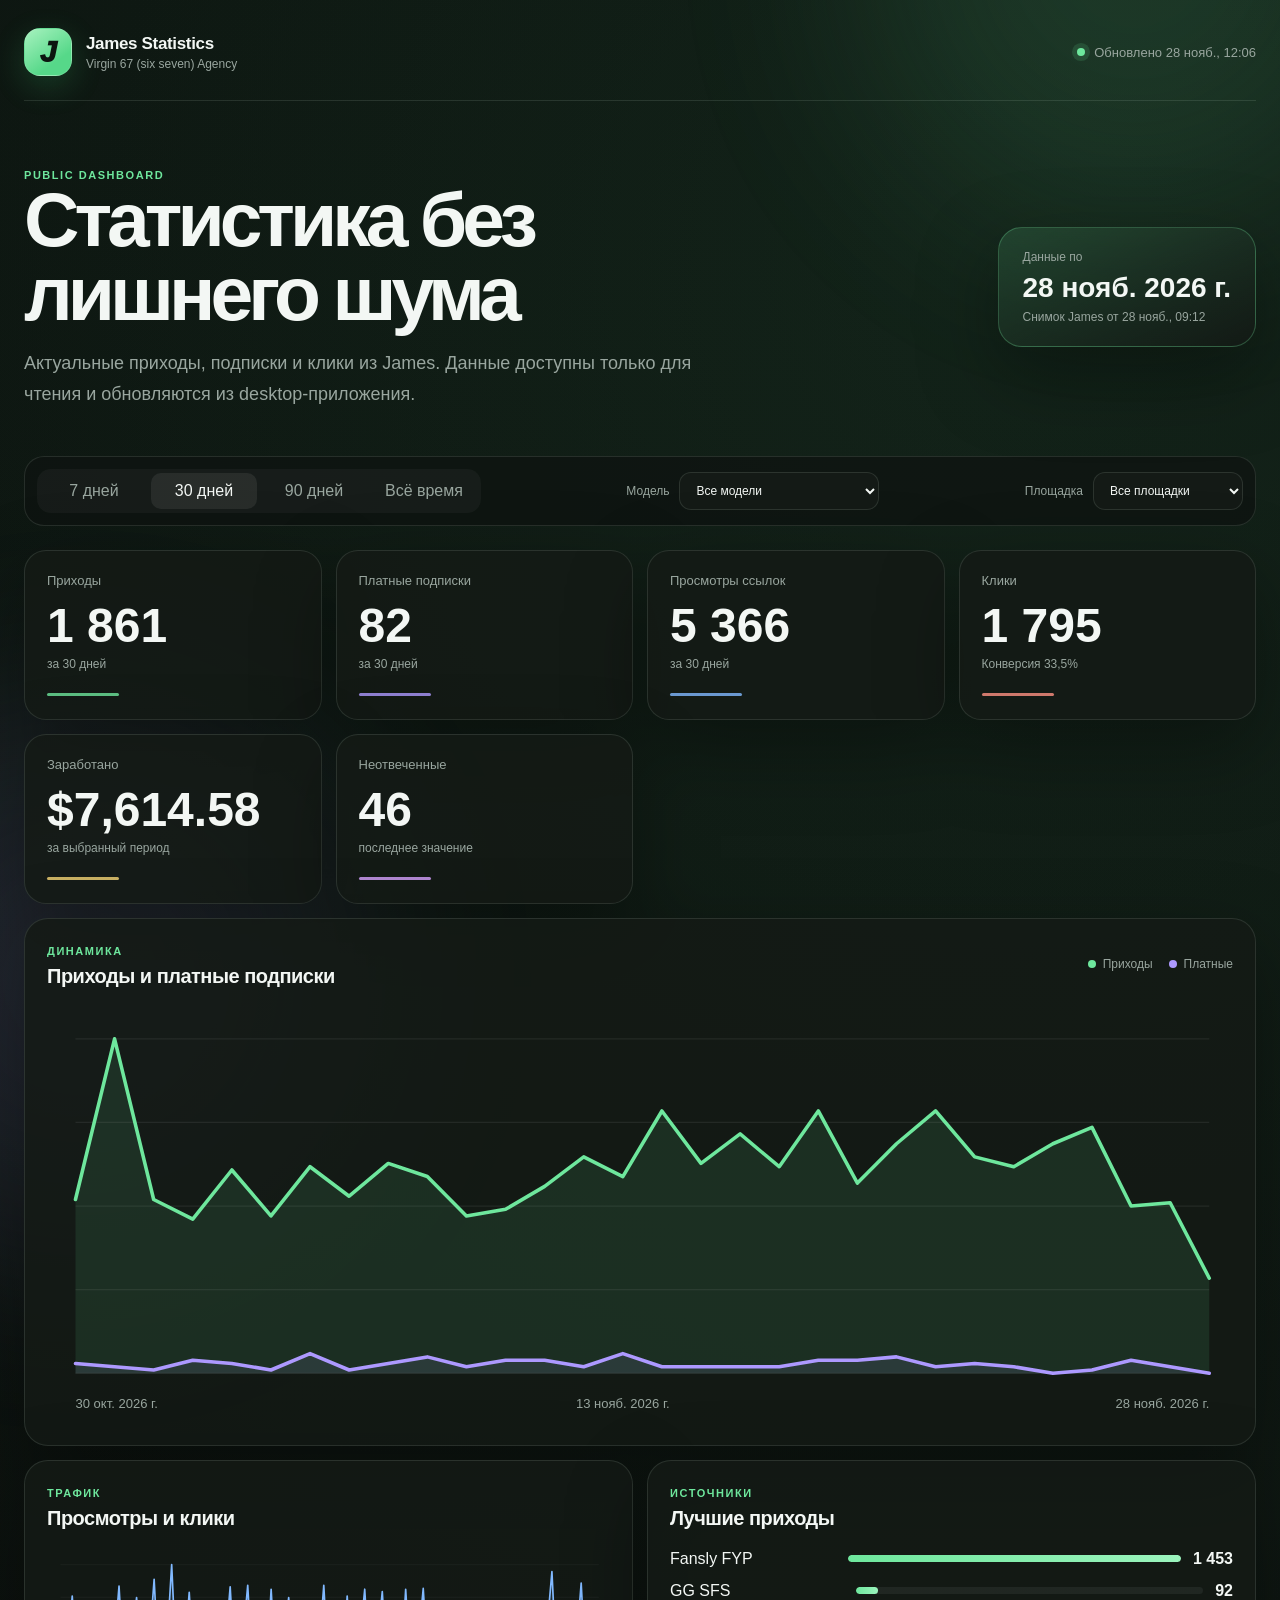
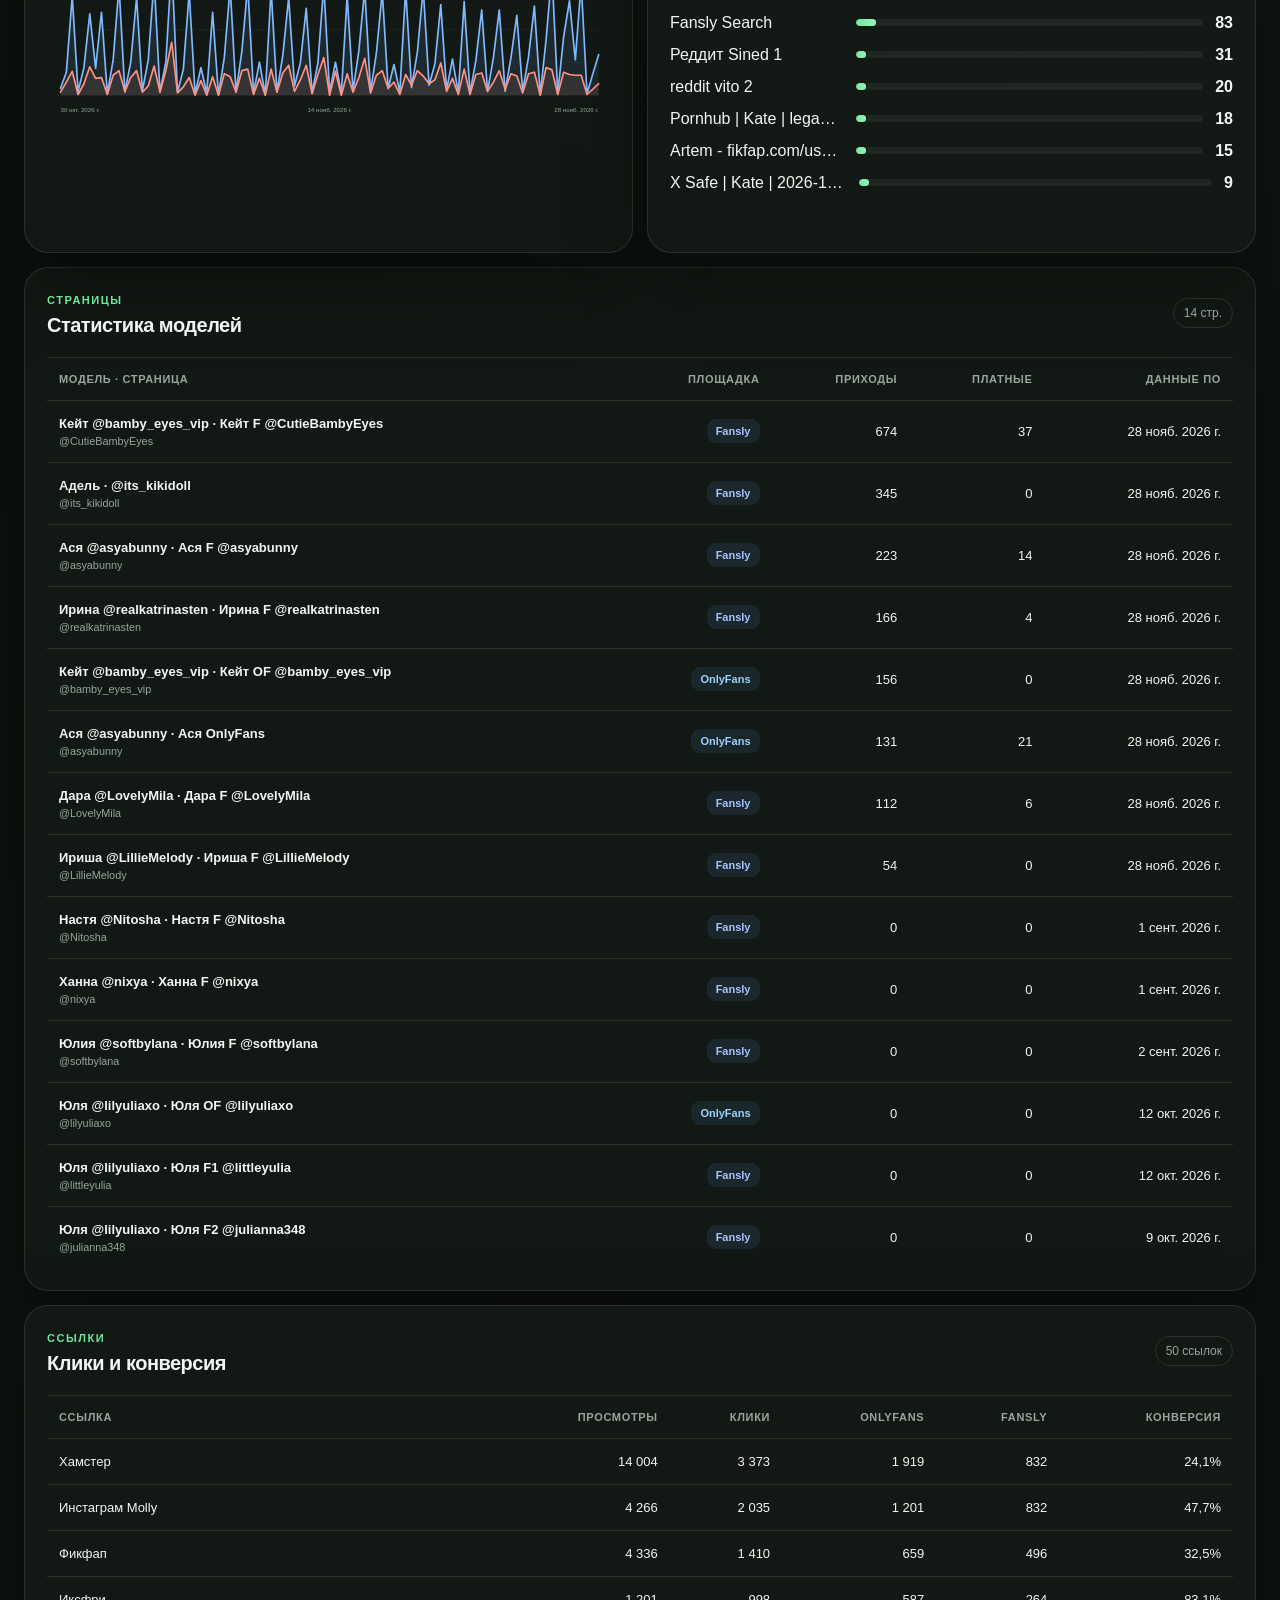
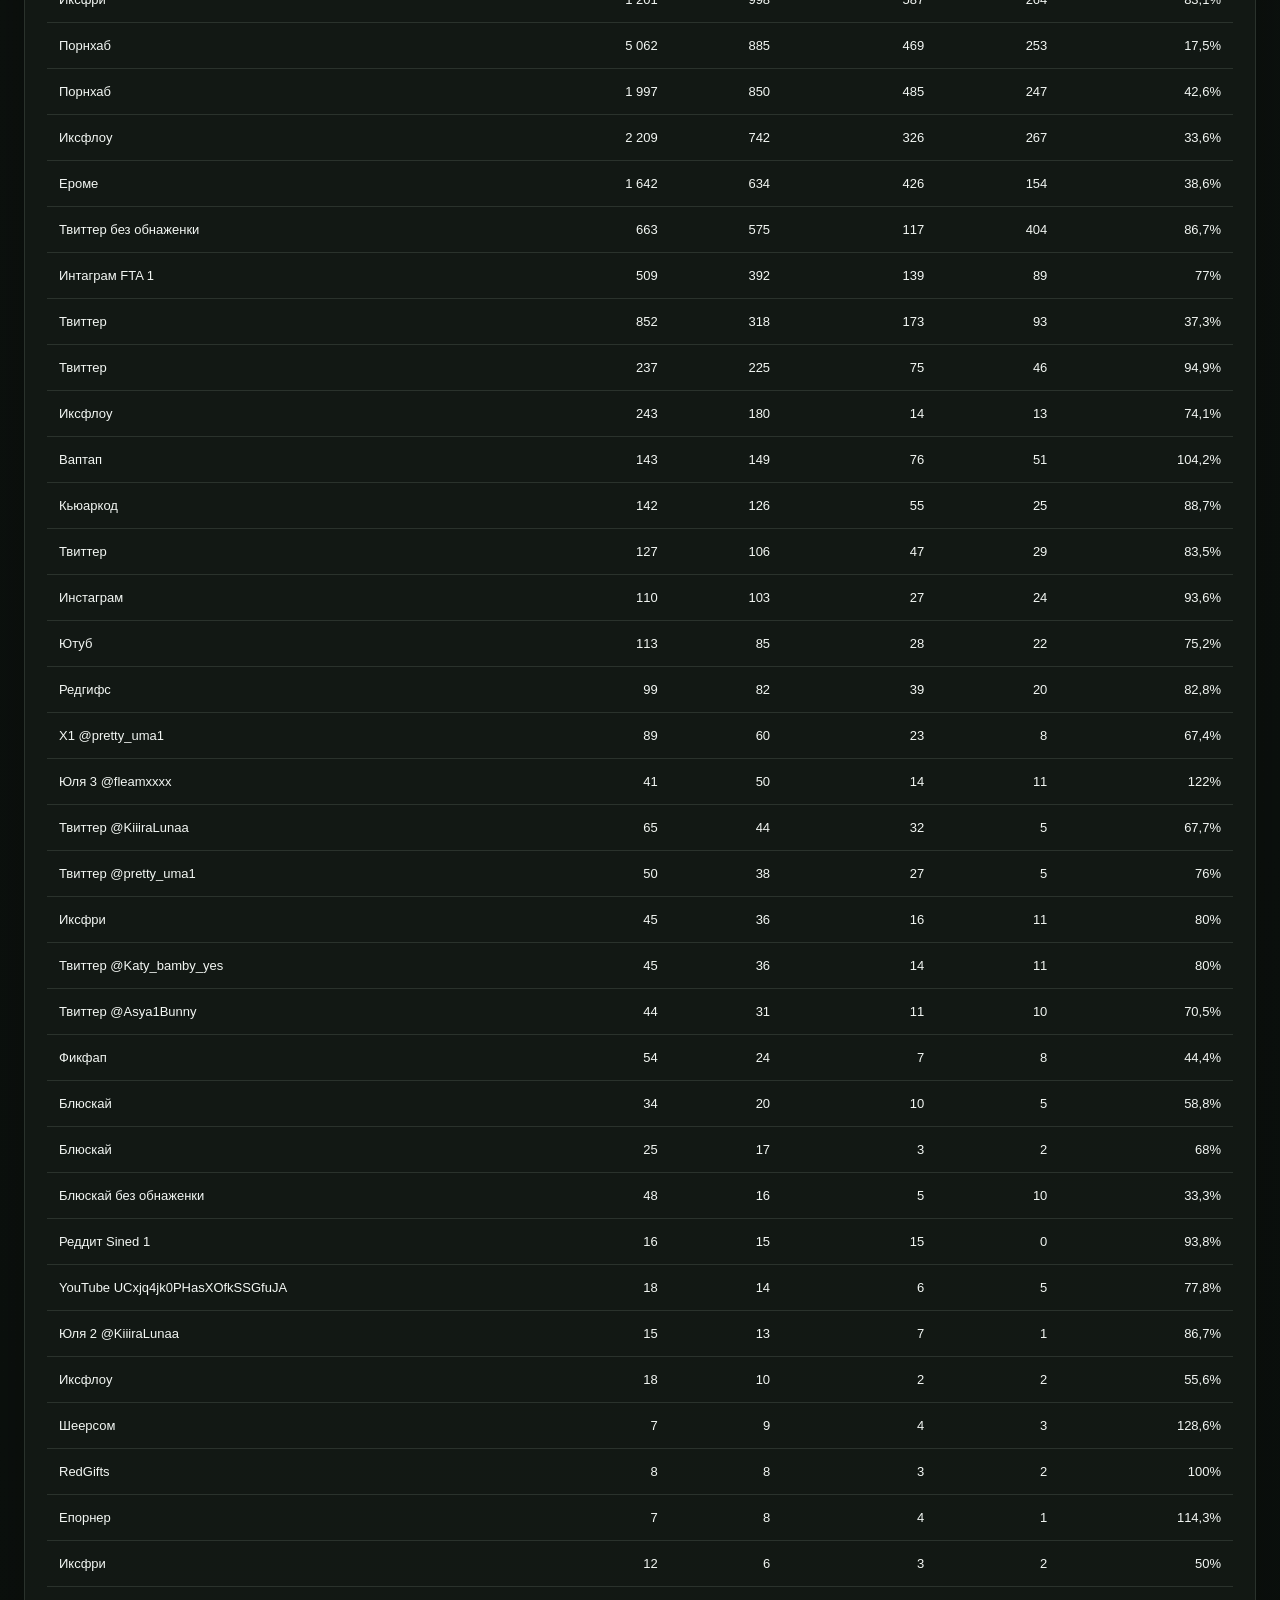
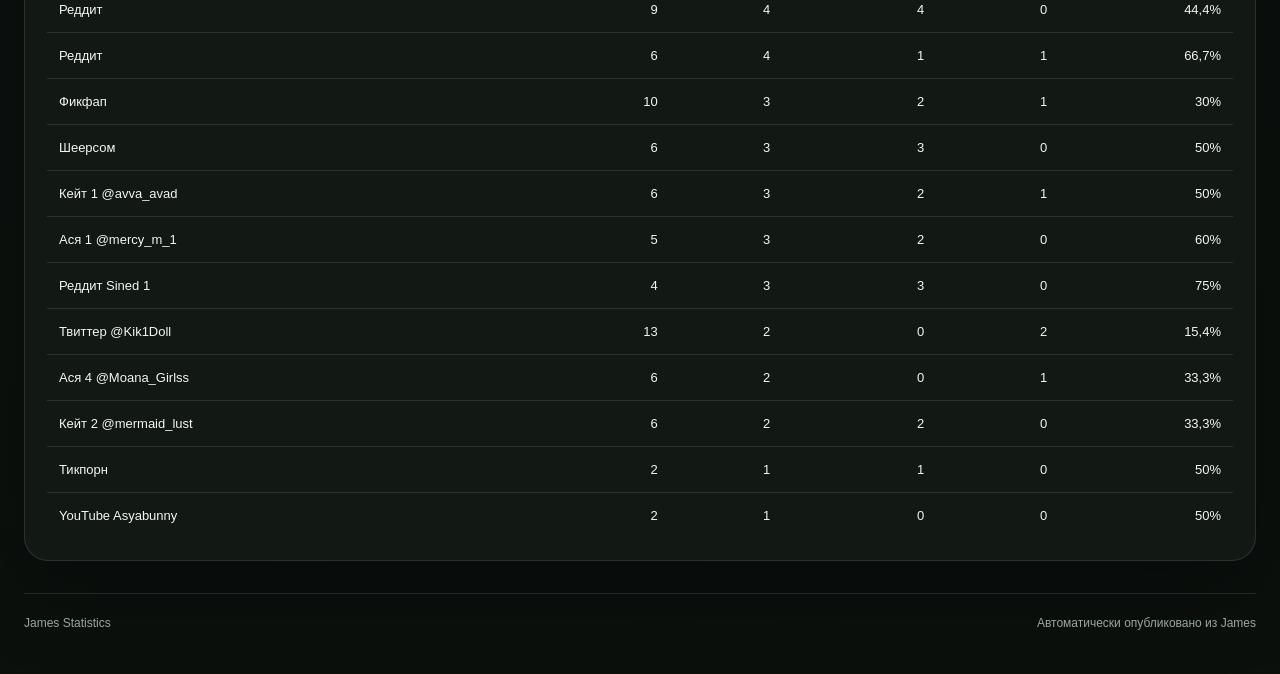
<file: index.html>
<!doctype html>
<html lang="ru">
  <head>
    <meta charset="utf-8" />
    <meta name="viewport" content="width=device-width, initial-scale=1" />
    <meta
      name="description"
      content="James Statistics — публичная статистика агентства"
    />
    <meta name="theme-color" content="#0d120f" />
    <title>James Statistics</title>
    <link rel="stylesheet" href="./styles.css" />
    <script defer src="./app.js"></script>
  </head>
  <body>
    <div class="ambient ambient-one"></div>
    <div class="ambient ambient-two"></div>
    <main class="page-shell">
      <header class="site-header">
        <a class="brand" href="./" aria-label="James Statistics">
          <span class="brand-mark" aria-hidden="true">J</span>
          <span>
            <strong>James Statistics</strong>
            <small id="agencyName">Публичная аналитика</small>
          </span>
        </a>
        <div class="freshness">
          <span class="live-dot" aria-hidden="true"></span>
          <span id="publishedAt">Загружаю данные…</span>
        </div>
      </header>

      <section class="hero">
        <div>
          <span class="eyebrow">Public dashboard</span>
          <h1>Статистика без лишнего шума</h1>
          <p>
            Актуальные приходы, подписки и клики из James. Данные доступны
            только для чтения и обновляются из desktop-приложения.
          </p>
        </div>
        <div class="hero-status">
          <small>Данные по</small>
          <strong id="dataThrough">—</strong>
          <span id="dataFreshness">Ожидаю первый снимок</span>
        </div>
      </section>

      <section class="toolbar" aria-label="Фильтры статистики">
        <div id="rangeControl" class="segmented-control">
          <button type="button" data-range="7">7 дней</button>
          <button class="is-active" type="button" data-range="30">
            30 дней
          </button>
          <button type="button" data-range="90">90 дней</button>
          <button type="button" data-range="all">Всё время</button>
        </div>
        <label>
          <span>Модель</span>
          <select id="modelFilter">
            <option value="all">Все модели</option>
          </select>
        </label>
        <label>
          <span>Площадка</span>
          <select id="platformFilter">
            <option value="all">Все площадки</option>
            <option value="onlyfans">OnlyFans</option>
            <option value="fansly">Fansly</option>
          </select>
        </label>
      </section>

      <section id="loadingState" class="empty-state">
        <span class="loader" aria-hidden="true"></span>
        <h2>Загружаю статистику</h2>
        <p>Это займёт несколько секунд.</p>
      </section>

      <section id="errorState" class="empty-state error-state" hidden>
        <span aria-hidden="true">!</span>
        <h2>Статистика пока недоступна</h2>
        <p id="errorMessage">Попробуйте обновить страницу чуть позже.</p>
      </section>

      <div id="dashboard" hidden>
        <section class="metric-grid" aria-label="Ключевые показатели">
          <article class="metric-card metric-arrivals">
            <small>Приходы</small>
            <strong id="arrivalsMetric">0</strong>
            <span id="arrivalsMeta">за выбранный период</span>
          </article>
          <article class="metric-card metric-paid">
            <small>Платные подписки</small>
            <strong id="paidMetric">0</strong>
            <span id="paidMeta">за выбранный период</span>
          </article>
          <article class="metric-card metric-views">
            <small>Просмотры ссылок</small>
            <strong id="viewsMetric">0</strong>
            <span id="viewsMeta">за выбранный период</span>
          </article>
          <article class="metric-card metric-clicks">
            <small>Клики</small>
            <strong id="clicksMetric">0</strong>
            <span id="conversionMetric">Конверсия 0%</span>
          </article>
          <article id="earningsCard" class="metric-card metric-earnings" hidden>
            <small>Заработано</small>
            <strong id="earningsMetric">$0</strong>
            <span>за выбранный период</span>
          </article>
          <article id="messagesCard" class="metric-card metric-messages" hidden>
            <small>Неотвеченные</small>
            <strong id="messagesMetric">0</strong>
            <span>последнее значение</span>
          </article>
        </section>

        <section class="chart-grid">
          <article class="chart-card chart-card-wide">
            <div class="section-heading">
              <div>
                <span class="eyebrow">Динамика</span>
                <h2>Приходы и платные подписки</h2>
              </div>
              <div class="chart-legend">
                <span><i class="legend-arrivals"></i>Приходы</span>
                <span><i class="legend-paid"></i>Платные</span>
              </div>
            </div>
            <div id="growthChart" class="chart" role="img"></div>
          </article>

          <article class="chart-card">
            <div class="section-heading">
              <div>
                <span class="eyebrow">Трафик</span>
                <h2>Просмотры и клики</h2>
              </div>
            </div>
            <div id="clicksChart" class="chart chart-compact" role="img"></div>
          </article>

          <article class="chart-card">
            <div class="section-heading">
              <div>
                <span class="eyebrow">Источники</span>
                <h2>Лучшие приходы</h2>
              </div>
            </div>
            <div id="sourcesList" class="rank-list"></div>
          </article>
        </section>

        <section class="table-card">
          <div class="section-heading">
            <div>
              <span class="eyebrow">Страницы</span>
              <h2>Статистика моделей</h2>
            </div>
            <span id="pageCount" class="soft-badge">0 страниц</span>
          </div>
          <div class="table-scroll">
            <table>
              <thead>
                <tr>
                  <th>Модель · страница</th>
                  <th>Площадка</th>
                  <th>Приходы</th>
                  <th>Платные</th>
                  <th>Данные по</th>
                </tr>
              </thead>
              <tbody id="pagesTable"></tbody>
            </table>
          </div>
        </section>

        <section class="table-card">
          <div class="section-heading">
            <div>
              <span class="eyebrow">Ссылки</span>
              <h2>Клики и конверсия</h2>
            </div>
            <span id="linkCount" class="soft-badge">0 ссылок</span>
          </div>
          <div class="table-scroll">
            <table>
              <thead>
                <tr>
                  <th>Ссылка</th>
                  <th>Просмотры</th>
                  <th>Клики</th>
                  <th>OnlyFans</th>
                  <th>Fansly</th>
                  <th>Конверсия</th>
                </tr>
              </thead>
              <tbody id="linksTable"></tbody>
            </table>
          </div>
        </section>
      </div>

      <footer>
        <span>James Statistics</span>
        <span>Автоматически опубликовано из James</span>
      </footer>
    </main>
  </body>
</html>
</file>
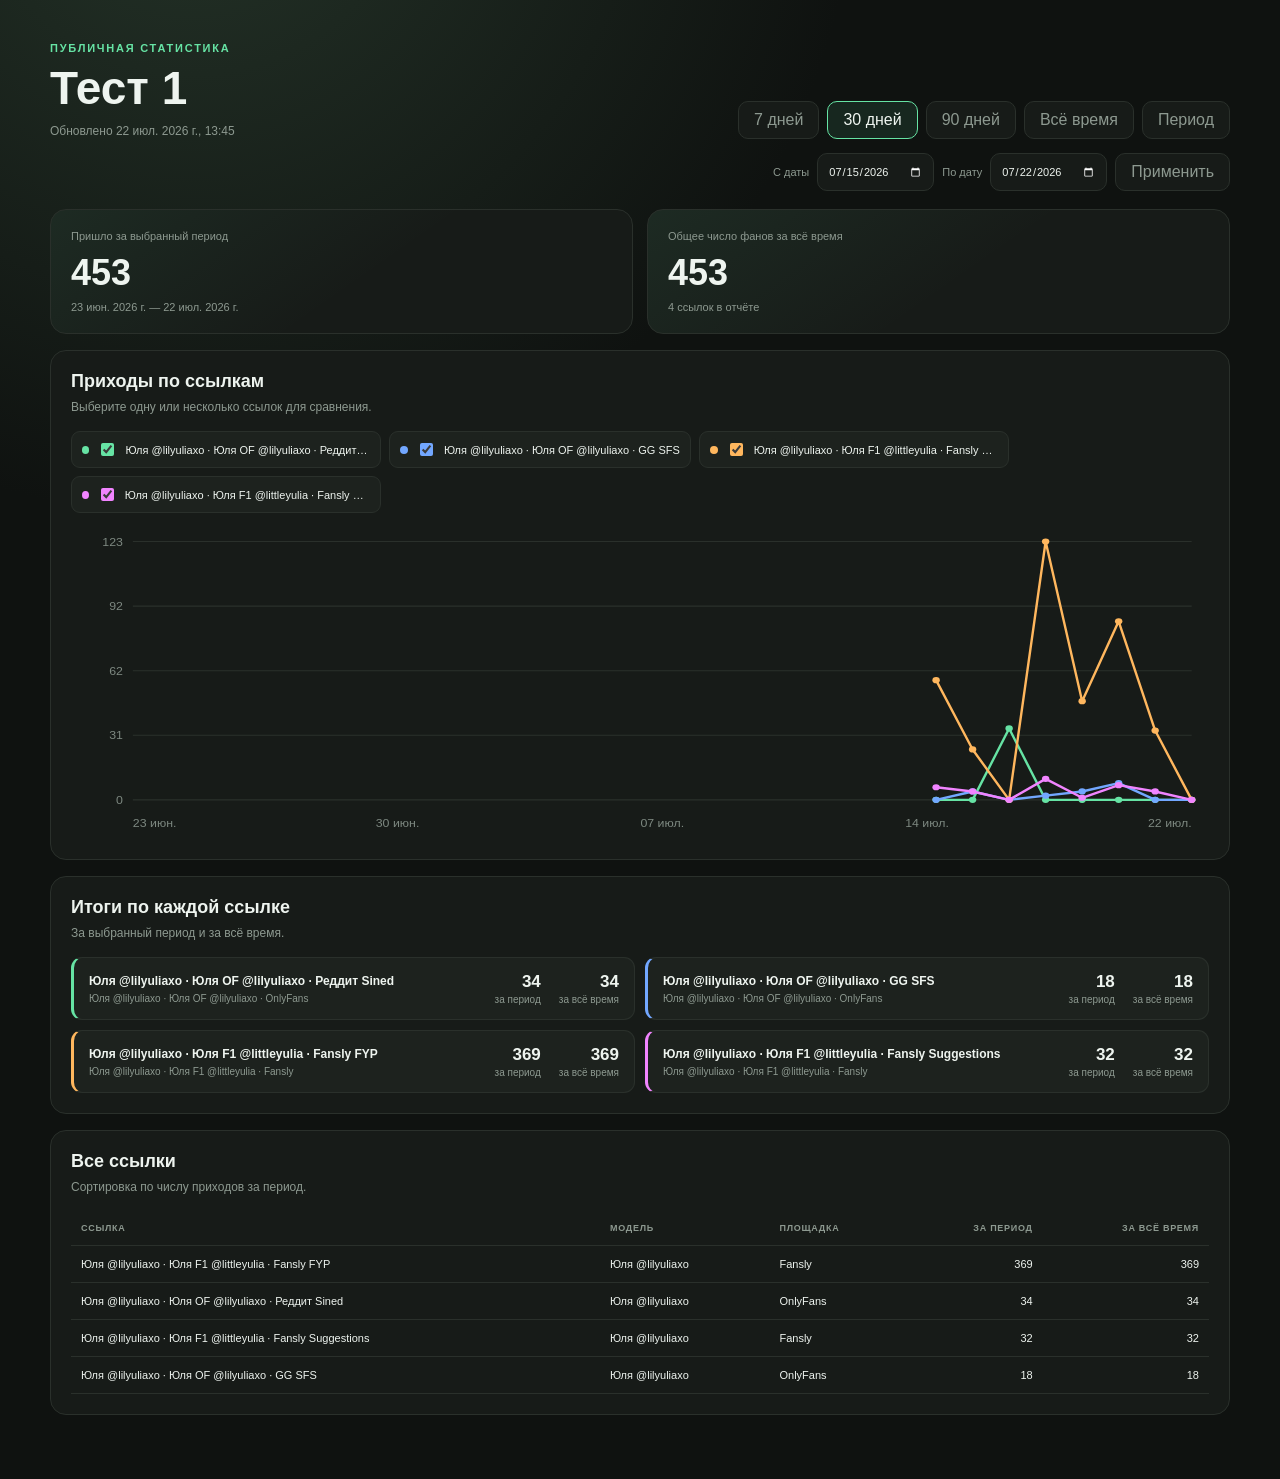
<file: shared/1-11ec7caa/index.html>
<!doctype html>
<html lang="ru">
<head>
  <meta charset="utf-8">
  <meta name="viewport" content="width=device-width,initial-scale=1">
  <meta name="robots" content="noindex,nofollow">
  <title>Тест 1 · Статистика приходов</title>
  <style>
  :root{color-scheme:dark;--bg:#0f1210;--surface:#171b18;--surface-2:#1d221e;--line:#2a302b;--text:#eef4ef;--muted:#8d9990;--green:#66e3a4;--radius:16px;font-family:Inter,-apple-system,BlinkMacSystemFont,"Segoe UI",sans-serif}
  *{box-sizing:border-box}body{margin:0;background:radial-gradient(circle at 15% -10%,#243328 0,transparent 34%),var(--bg);color:var(--text)}button,input{font:inherit}.shell{width:min(1180px,calc(100% - 32px));margin:0 auto;padding:38px 0 64px}
  .eyebrow{color:var(--green);font-size:11px;font-weight:800;letter-spacing:.16em;text-transform:uppercase}.heading{display:flex;align-items:flex-end;justify-content:space-between;gap:24px;margin-bottom:26px}.heading h1{max-width:740px;margin:8px 0 9px;font-size:clamp(28px,4vw,46px);line-height:1.05}.muted{color:var(--muted);font-size:12px}.range-controls,.custom-range,.series-filters{display:flex;align-items:center;flex-wrap:wrap;gap:8px}
  .range-controls{justify-content:flex-end}.range-controls button,.custom-range button{min-height:38px;padding:0 15px;border:1px solid var(--line);border-radius:10px;background:var(--surface);color:var(--muted);cursor:pointer}.range-controls button.active{border-color:var(--green);background:rgba(102,227,164,.1);color:var(--text)}.custom-range{justify-content:flex-end;margin:-12px 0 18px}.custom-range label{display:flex;align-items:center;gap:8px;color:var(--muted);font-size:11px}.custom-range input{height:38px;border:1px solid var(--line);border-radius:10px;background:var(--surface);color:var(--text);padding:0 10px}
  .metric-grid{display:grid;grid-template-columns:repeat(2,minmax(0,1fr));gap:14px}.metric{padding:20px;border:1px solid var(--line);border-radius:var(--radius);background:linear-gradient(145deg,rgba(102,227,164,.08),transparent 55%),var(--surface)}.metric span,.metric small{display:block;color:var(--muted);font-size:11px}.metric strong{display:block;margin:10px 0 7px;font-size:36px}
  .card{margin-top:16px;padding:20px;border:1px solid var(--line);border-radius:var(--radius);background:var(--surface)}.card-heading{display:flex;align-items:flex-start;justify-content:space-between;gap:18px;margin-bottom:16px}.card-heading h2{margin:0 0 5px;font-size:18px}.series-filters{margin-bottom:12px}.series-filter{--series-color:var(--green);display:flex;align-items:center;gap:8px;max-width:310px;padding:8px 10px;border:1px solid var(--line);border-radius:9px;background:var(--surface-2);font-size:11px;cursor:pointer}.series-filter:before{width:8px;height:8px;border-radius:50%;background:var(--series-color);content:""}.series-filter span{overflow:hidden;text-overflow:ellipsis;white-space:nowrap}.series-filter input{accent-color:var(--series-color)}
  #chart{position:relative;min-height:310px}#chart svg{width:100%;height:310px;overflow:visible}.grid-line{stroke:#2a302b;stroke-width:1}.axis-label{fill:#7d8880;font-size:10px}.chart-line{fill:none;stroke-width:2.4;stroke-linecap:round;stroke-linejoin:round;vector-effect:non-scaling-stroke}.chart-empty{min-height:300px;display:grid;place-items:center;color:var(--muted)}
  .link-cards{display:grid;grid-template-columns:repeat(2,minmax(0,1fr));gap:10px}.link-card{--series-color:var(--green);display:flex;align-items:center;justify-content:space-between;gap:16px;padding:14px 15px;border:1px solid var(--line);border-left:3px solid var(--series-color);border-radius:11px;background:var(--surface-2)}.link-card strong,.link-card small{display:block}.link-card strong{font-size:12px}.link-card small{margin-top:5px;color:var(--muted);font-size:10px}.link-card-values{display:flex;gap:18px;text-align:right}.link-card-values b,.link-card-values small{display:block}.link-card-values b{font-size:17px}.link-card-values small{margin-top:2px}
  .table-wrap{overflow:auto}table{width:100%;border-collapse:collapse;font-size:11px}th,td{padding:12px 10px;border-bottom:1px solid var(--line);text-align:left;white-space:nowrap}th{color:var(--muted);font-size:9px;letter-spacing:.08em;text-transform:uppercase}.number{text-align:right;font-variant-numeric:tabular-nums}
  @media(max-width:760px){.shell{width:min(100% - 20px,1180px);padding-top:24px}.heading{align-items:flex-start;flex-direction:column}.range-controls{justify-content:flex-start}.metric-grid,.link-cards{grid-template-columns:1fr}.card{padding:15px}.card-heading{flex-direction:column}.link-card{align-items:flex-start;flex-direction:column}.link-card-values{width:100%;justify-content:flex-start;text-align:left}#chart,#chart svg{min-height:250px;height:250px}}
</style>
</head>
<body>
  <main class="shell">
    <header class="heading">
      <div><span class="eyebrow">Публичная статистика</span><h1 id="reportName"></h1><span id="generatedAt" class="muted"></span></div>
      <div class="range-controls" aria-label="Период">
        <button type="button" data-range="7">7 дней</button>
        <button class="active" type="button" data-range="30">30 дней</button>
        <button type="button" data-range="90">90 дней</button>
        <button type="button" data-range="all">Всё время</button>
        <button type="button" data-range="custom">Период</button>
      </div>
    </header>
    <div id="customRange" class="custom-range" hidden><label>С даты <input id="dateFrom" type="date"></label><label>По дату <input id="dateTo" type="date"></label><button id="applyRange" type="button">Применить</button></div>
    <section class="metric-grid">
      <article class="metric"><span>Пришло за выбранный период</span><strong id="periodTotal">0</strong><small id="rangeLabel"></small></article>
      <article class="metric"><span>Общее число фанов за всё время</span><strong id="allTimeTotal">0</strong><small>4 ссылок в отчёте</small></article>
    </section>
    <section class="card"><div class="card-heading"><div><h2>Приходы по ссылкам</h2><span class="muted">Выберите одну или несколько ссылок для сравнения.</span></div></div><div id="seriesFilters" class="series-filters"></div><div id="chart" role="img" aria-label="График приходов по ссылкам"></div></section>
    <section class="card"><div class="card-heading"><div><h2>Итоги по каждой ссылке</h2><span class="muted">За выбранный период и за всё время.</span></div></div><div id="linkCards" class="link-cards"></div></section>
    <section class="card"><div class="card-heading"><div><h2>Все ссылки</h2><span class="muted">Сортировка по числу приходов за период.</span></div></div><div class="table-wrap"><table><thead><tr><th>Ссылка</th><th>Модель</th><th>Площадка</th><th class="number">За период</th><th class="number">За всё время</th></tr></thead><tbody id="reportRows"></tbody></table></div></section>
  </main>
  <script id="report-data" type="application/json">{"name":"Тест 1","generatedAt":"2026-07-22T13:45:32.334Z","series":[{"id":"c42627c9-34d9-4897-bea7-6b81f7893067:реддит sined","modelId":"legacy-model","modelName":"Юля @lilyuliaxo","pageId":"c42627c9-34d9-4897-bea7-6b81f7893067","pageName":"Юля OF @lilyuliaxo","platform":"onlyfans","label":"Юля @lilyuliaxo · Юля OF @lilyuliaxo · Реддит Sined","color":"#66e3a4","values":[{"date":"2026-07-15","value":0},{"date":"2026-07-16","value":0},{"date":"2026-07-17","value":34},{"date":"2026-07-18","value":0},{"date":"2026-07-19","value":0},{"date":"2026-07-20","value":0},{"date":"2026-07-21","value":0},{"date":"2026-07-22","value":0}],"total":34},{"id":"c42627c9-34d9-4897-bea7-6b81f7893067:gg sfs","modelId":"legacy-model","modelName":"Юля @lilyuliaxo","pageId":"c42627c9-34d9-4897-bea7-6b81f7893067","pageName":"Юля OF @lilyuliaxo","platform":"onlyfans","label":"Юля @lilyuliaxo · Юля OF @lilyuliaxo · GG SFS","color":"#72a7ff","values":[{"date":"2026-07-15","value":0},{"date":"2026-07-16","value":4},{"date":"2026-07-17","value":0},{"date":"2026-07-18","value":2},{"date":"2026-07-19","value":4},{"date":"2026-07-20","value":8},{"date":"2026-07-21","value":0},{"date":"2026-07-22","value":0}],"total":18},{"id":"55775eac-fb7d-4731-a70c-4d565b86efd8:fansly fyp","modelId":"legacy-model","modelName":"Юля @lilyuliaxo","pageId":"55775eac-fb7d-4731-a70c-4d565b86efd8","pageName":"Юля F1 @littleyulia","platform":"fansly","label":"Юля @lilyuliaxo · Юля F1 @littleyulia · Fansly FYP","color":"#ffb75e","values":[{"date":"2026-07-15","value":57},{"date":"2026-07-16","value":24},{"date":"2026-07-17","value":0},{"date":"2026-07-18","value":123},{"date":"2026-07-19","value":47},{"date":"2026-07-20","value":85},{"date":"2026-07-21","value":33},{"date":"2026-07-22","value":0}],"total":369},{"id":"55775eac-fb7d-4731-a70c-4d565b86efd8:fansly suggestions","modelId":"legacy-model","modelName":"Юля @lilyuliaxo","pageId":"55775eac-fb7d-4731-a70c-4d565b86efd8","pageName":"Юля F1 @littleyulia","platform":"fansly","label":"Юля @lilyuliaxo · Юля F1 @littleyulia · Fansly Suggestions","color":"#f184ff","values":[{"date":"2026-07-15","value":6},{"date":"2026-07-16","value":4},{"date":"2026-07-17","value":0},{"date":"2026-07-18","value":10},{"date":"2026-07-19","value":1},{"date":"2026-07-20","value":7},{"date":"2026-07-21","value":4},{"date":"2026-07-22","value":0}],"total":32}]}</script>
  <script>(function publicReportApp() {
  const report = JSON.parse(document.querySelector("#report-data").textContent);
  const selected = new Set(report.series.map((item) => item.id));
  const allDates = report.series.flatMap((item) => item.values.map((entry) => entry.date)).sort();
  const lastDate = allDates.at(-1) || new Date().toISOString().slice(0, 10);
  const firstDate = allDates[0] || lastDate;
  let rangeMode = "30";

  const $ = (selector) => document.querySelector(selector);
  const formatNumber = (value) => new Intl.NumberFormat("ru-RU").format(Number(value) || 0);
  const formatDate = (value, includeYear = true) => new Intl.DateTimeFormat("ru-RU", {
    day: "2-digit",
    month: "short",
    ...(includeYear ? { year: "numeric" } : {})
  }).format(new Date(value + "T12:00:00"));
  const addDays = (value, amount) => {
    const date = new Date(value + "T12:00:00");
    date.setDate(date.getDate() + amount);
    return date.toISOString().slice(0, 10);
  };
  const forms = (value) => {
    const number = Math.abs(Number(value)) % 100;
    const last = number % 10;
    return number > 10 && number < 20 ? "фанов" : last === 1 ? "фан" : last > 1 && last < 5 ? "фана" : "фанов";
  };

  function activeRange() {
    if (rangeMode === "all") return { from: firstDate, to: lastDate };
    if (rangeMode === "custom") return { from: $("#dateFrom").value, to: $("#dateTo").value };
    return { from: addDays(lastDate, -(Number(rangeMode) - 1)), to: lastDate };
  }

  function valuesInRange(item, range) {
    return item.values.filter((entry) => entry.date >= range.from && entry.date <= range.to);
  }

  function totalInRange(item, range) {
    return valuesInRange(item, range).reduce((sum, entry) => sum + entry.value, 0);
  }

  function renderFilters() {
    const fragment = document.createDocumentFragment();
    report.series.forEach((item) => {
      const label = document.createElement("label");
      label.className = "series-filter";
      label.style.setProperty("--series-color", item.color);
      const input = document.createElement("input");
      input.type = "checkbox";
      input.checked = selected.has(item.id);
      input.addEventListener("change", () => {
        if (input.checked) selected.add(item.id); else selected.delete(item.id);
        render();
      });
      const copy = document.createElement("span");
      copy.textContent = item.label;
      label.append(input, copy);
      fragment.append(label);
    });
    $("#seriesFilters").replaceChildren(fragment);
  }

  function renderChart(range) {
    const series = report.series.filter((item) => selected.has(item.id)).map((item) => ({
      ...item,
      values: valuesInRange(item, range)
    }));
    const points = series.flatMap((item) => item.values);
    if (!points.length) {
      const empty = document.createElement("div");
      empty.className = "chart-empty";
      empty.textContent = "Нет данных для выбранного периода";
      $("#chart").replaceChildren(empty);
      return;
    }
    const ns = "http://www.w3.org/2000/svg";
    const svg = document.createElementNS(ns, "svg");
    svg.setAttribute("viewBox", "0 0 920 300");
    svg.setAttribute("preserveAspectRatio", "none");
    const left = 50;
    const right = 14;
    const top = 16;
    const bottom = 34;
    const width = 920 - left - right;
    const height = 300 - top - bottom;
    const start = new Date(range.from + "T00:00:00Z").getTime();
    const end = new Date(range.to + "T00:00:00Z").getTime();
    const span = Math.max(86400000, end - start);
    let maximum = Math.max(1, ...points.map((entry) => Number(entry.value) || 0));
    const x = (date) => left + ((new Date(date + "T00:00:00Z").getTime() - start) / span) * width;
    const y = (value) => top + height - (Number(value) / maximum) * height;

    for (let index = 0; index <= 4; index += 1) {
      const ratio = index / 4;
      const gridY = top + ratio * height;
      const line = document.createElementNS(ns, "line");
      line.setAttribute("x1", left);
      line.setAttribute("x2", left + width);
      line.setAttribute("y1", gridY);
      line.setAttribute("y2", gridY);
      line.setAttribute("class", "grid-line");
      const label = document.createElementNS(ns, "text");
      label.setAttribute("x", left - 8);
      label.setAttribute("y", gridY + 4);
      label.setAttribute("text-anchor", "end");
      label.setAttribute("class", "axis-label");
      label.textContent = formatNumber(Math.round(maximum * (1 - ratio)));
      svg.append(line, label);
    }
    for (let index = 0; index <= 4; index += 1) {
      const ratio = index / 4;
      const date = new Date(start + (end - start) * ratio).toISOString().slice(0, 10);
      const label = document.createElementNS(ns, "text");
      label.setAttribute("x", left + width * ratio);
      label.setAttribute("y", 292);
      label.setAttribute("text-anchor", index === 0 ? "start" : index === 4 ? "end" : "middle");
      label.setAttribute("class", "axis-label");
      label.textContent = formatDate(date, false);
      svg.append(label);
    }
    series.forEach((item) => {
      if (!item.values.length) return;
      const path = document.createElementNS(ns, "path");
      path.setAttribute("d", item.values.map((entry, index) => (index ? "L" : "M") + x(entry.date).toFixed(2) + "," + y(entry.value).toFixed(2)).join(" "));
      path.setAttribute("class", "chart-line");
      path.setAttribute("stroke", item.color);
      svg.append(path);
      const dotStep = Math.max(1, Math.ceil(item.values.length / 70));
      item.values.forEach((entry, index) => {
        if (index % dotStep && index !== item.values.length - 1) return;
        const dot = document.createElementNS(ns, "circle");
        dot.setAttribute("cx", x(entry.date));
        dot.setAttribute("cy", y(entry.value));
        dot.setAttribute("r", 3);
        dot.setAttribute("fill", item.color);
        const title = document.createElementNS(ns, "title");
        title.textContent = item.label + " · " + formatDate(entry.date) + " · " + formatNumber(entry.value) + " " + forms(entry.value);
        dot.append(title);
        svg.append(dot);
      });
    });
    $("#chart").replaceChildren(svg);
  }

  function renderCards(range) {
    const cards = report.series.map((item) => {
      const card = document.createElement("article");
      card.className = "link-card";
      card.style.setProperty("--series-color", item.color);
      const heading = document.createElement("div");
      const label = document.createElement("strong");
      label.textContent = item.label;
      const meta = document.createElement("small");
      meta.textContent = item.modelName + " · " + item.pageName + " · " + (item.platform === "fansly" ? "Fansly" : "OnlyFans");
      heading.append(label, meta);
      const values = document.createElement("div");
      values.className = "link-card-values";
      const period = document.createElement("span");
      period.innerHTML = "<b>" + formatNumber(totalInRange(item, range)) + "</b><small>за период</small>";
      const all = document.createElement("span");
      all.innerHTML = "<b>" + formatNumber(item.total) + "</b><small>за всё время</small>";
      values.append(period, all);
      card.append(heading, values);
      return card;
    });
    $("#linkCards").replaceChildren(...cards);
  }

  function renderTable(range) {
    const rows = [...report.series]
      .sort((left, right) => totalInRange(right, range) - totalInRange(left, range))
      .map((item) => {
        const row = document.createElement("tr");
        [item.label, item.modelName, item.platform === "fansly" ? "Fansly" : "OnlyFans", formatNumber(totalInRange(item, range)), formatNumber(item.total)].forEach((value, index) => {
          const cell = document.createElement("td");
          cell.textContent = value;
          if (index > 2) cell.className = "number";
          row.append(cell);
        });
        return row;
      });
    $("#reportRows").replaceChildren(...rows);
  }

  function render() {
    const range = activeRange();
    if (!range.from || !range.to || range.from > range.to) return;
    const periodTotal = report.series.reduce((sum, item) => sum + totalInRange(item, range), 0);
    const allTimeTotal = report.series.reduce((sum, item) => sum + item.total, 0);
    $("#periodTotal").textContent = formatNumber(periodTotal);
    $("#allTimeTotal").textContent = formatNumber(allTimeTotal);
    $("#rangeLabel").textContent = formatDate(range.from) + " — " + formatDate(range.to);
    renderFilters();
    renderChart(range);
    renderCards(range);
    renderTable(range);
  }

  $("#reportName").textContent = report.name;
  $("#generatedAt").textContent = "Обновлено " + new Intl.DateTimeFormat("ru-RU", { dateStyle: "medium", timeStyle: "short" }).format(new Date(report.generatedAt));
  $("#dateFrom").value = firstDate;
  $("#dateTo").value = lastDate;
  document.querySelectorAll("[data-range]").forEach((button) => button.addEventListener("click", () => {
    rangeMode = button.dataset.range;
    document.querySelectorAll("[data-range]").forEach((item) => item.classList.toggle("active", item === button));
    $("#customRange").hidden = rangeMode !== "custom";
    if (rangeMode !== "custom") render();
  }));
  $("#applyRange").addEventListener("click", render);
  render();
})();</script>
</body>
</html>
</file>
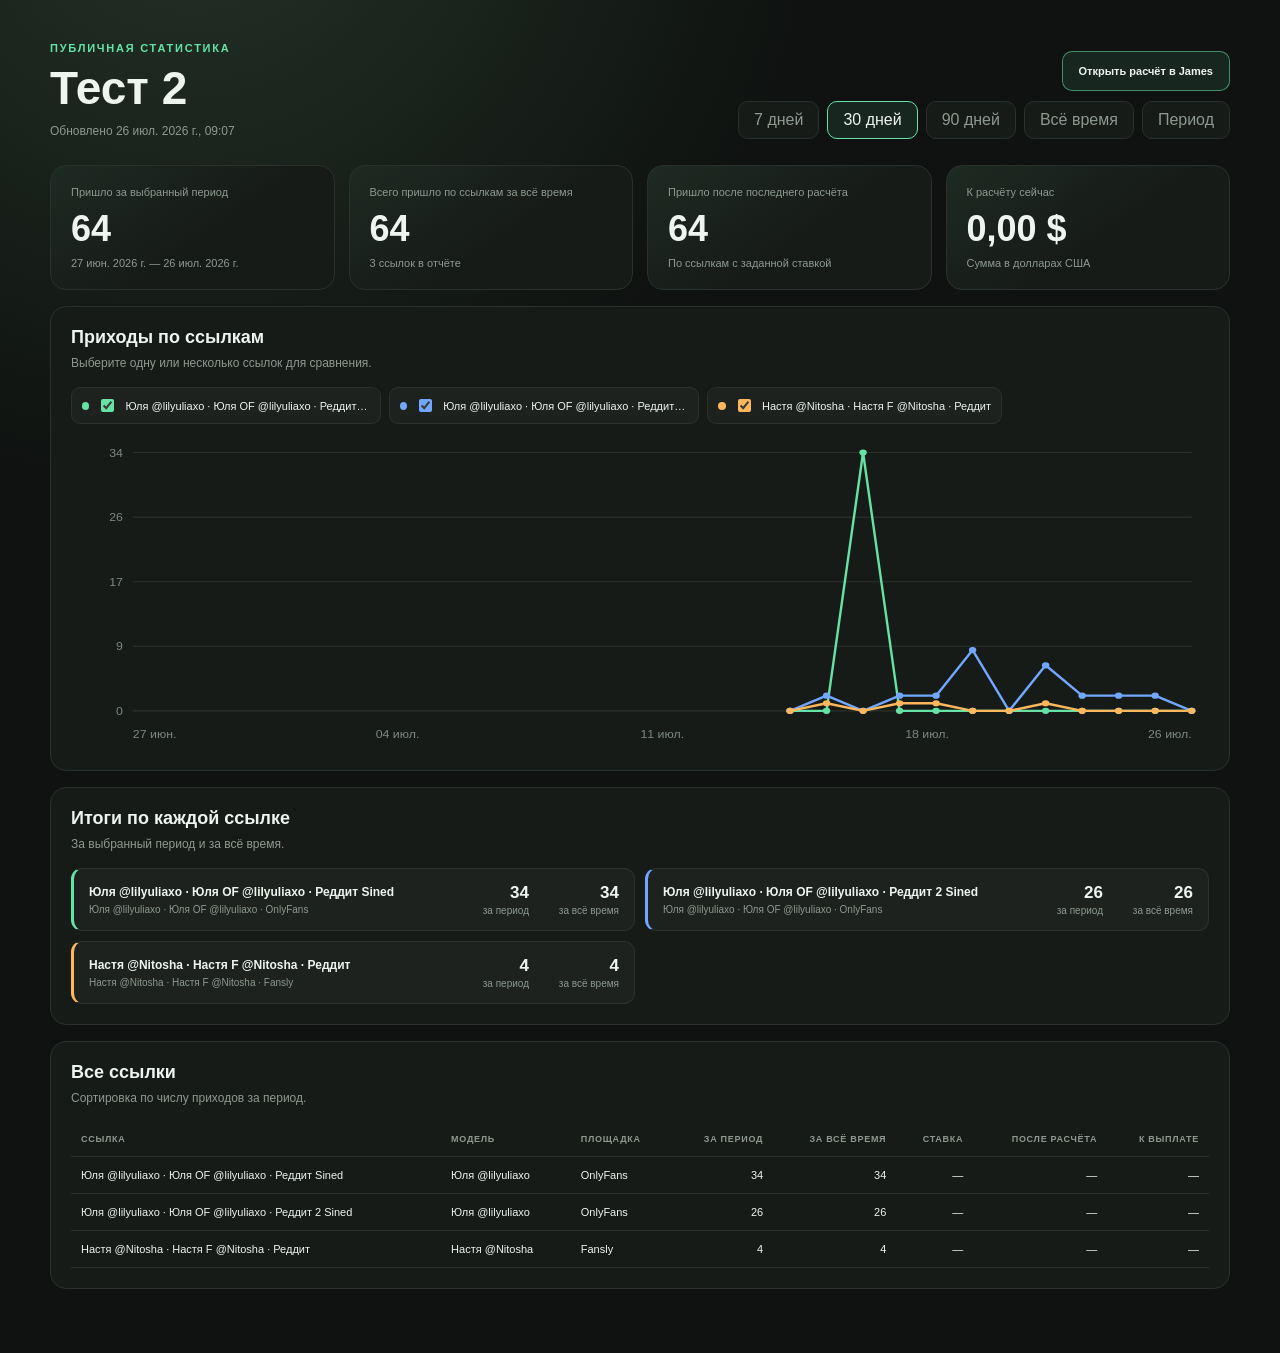
<file: shared/1/index.html>
<!doctype html>
<html lang="ru">
<head>
  <meta charset="utf-8">
  <meta name="viewport" content="width=device-width,initial-scale=1">
  <meta name="robots" content="noindex,nofollow">
  <meta name="referrer" content="no-referrer">
  <meta http-equiv="Content-Security-Policy" content="default-src 'none'; script-src 'unsafe-inline'; style-src 'unsafe-inline'; img-src data:; connect-src 'none'; font-src 'none'; object-src 'none'; base-uri 'none'; form-action 'none'">
  <title>Тест 2 · Статистика приходов</title>
  <style>
  :root{color-scheme:dark;--bg:#0f1210;--surface:#171b18;--surface-2:#1d221e;--line:#2a302b;--text:#eef4ef;--muted:#8d9990;--green:#66e3a4;--radius:16px;font-family:Inter,-apple-system,BlinkMacSystemFont,"Segoe UI",sans-serif}
  *{box-sizing:border-box}body{margin:0;background:radial-gradient(circle at 15% -10%,#243328 0,transparent 34%),var(--bg);color:var(--text)}button,input,a{font:inherit}.shell{width:min(1180px,calc(100% - 32px));margin:0 auto;padding:38px 0 64px}
  .eyebrow{color:var(--green);font-size:11px;font-weight:800;letter-spacing:.16em;text-transform:uppercase}.heading{display:flex;align-items:flex-end;justify-content:space-between;gap:24px;margin-bottom:26px}.heading h1{max-width:740px;margin:8px 0 9px;font-size:clamp(28px,4vw,46px);line-height:1.05}.muted{color:var(--muted);font-size:12px}.range-controls,.custom-range,.series-filters{display:flex;align-items:center;flex-wrap:wrap;gap:8px}
  .heading-actions{display:grid;justify-items:end;gap:10px}.manage-link{min-height:40px;display:inline-flex;align-items:center;padding:0 16px;border:1px solid rgba(102,227,164,.55);border-radius:10px;background:rgba(102,227,164,.1);color:var(--text);font-size:11px;font-weight:750;text-decoration:none}.manage-link:hover{background:rgba(102,227,164,.16)}
  .range-controls{justify-content:flex-end}.range-controls button,.custom-range button{min-height:38px;padding:0 15px;border:1px solid var(--line);border-radius:10px;background:var(--surface);color:var(--muted);cursor:pointer}.range-controls button.active{border-color:var(--green);background:rgba(102,227,164,.1);color:var(--text)}.custom-range{justify-content:flex-end;margin:-12px 0 18px}.custom-range[hidden]{display:none}.custom-range label{display:flex;align-items:center;gap:8px;color:var(--muted);font-size:11px}.custom-range input{height:38px;border:1px solid var(--line);border-radius:10px;background:var(--surface);color:var(--text);padding:0 10px}
  .metric-grid{display:grid;grid-template-columns:repeat(4,minmax(0,1fr));gap:14px}.metric{padding:20px;border:1px solid var(--line);border-radius:var(--radius);background:linear-gradient(145deg,rgba(102,227,164,.08),transparent 55%),var(--surface)}.metric span,.metric small{display:block;color:var(--muted);font-size:11px}.metric strong{display:block;margin:10px 0 7px;font-size:clamp(26px,3vw,36px)}
  .card{margin-top:16px;padding:20px;border:1px solid var(--line);border-radius:var(--radius);background:var(--surface)}.card-heading{display:flex;align-items:flex-start;justify-content:space-between;gap:18px;margin-bottom:16px}.card-heading h2{margin:0 0 5px;font-size:18px}.series-filters{margin-bottom:12px}.series-filter{--series-color:var(--green);display:flex;align-items:center;gap:8px;max-width:310px;padding:8px 10px;border:1px solid var(--line);border-radius:9px;background:var(--surface-2);font-size:11px;cursor:pointer}.series-filter:before{width:8px;height:8px;border-radius:50%;background:var(--series-color);content:""}.series-filter span{overflow:hidden;text-overflow:ellipsis;white-space:nowrap}.series-filter input{accent-color:var(--series-color)}
  #chart{position:relative;min-height:310px}#chart svg{width:100%;height:310px;overflow:visible}.grid-line{stroke:#2a302b;stroke-width:1}.axis-label{fill:#7d8880;font-size:10px}.chart-line{fill:none;stroke-width:2.4;stroke-linecap:round;stroke-linejoin:round;vector-effect:non-scaling-stroke}.chart-crosshair{stroke:rgba(238,244,239,.45);stroke-width:1;stroke-dasharray:4 4;vector-effect:non-scaling-stroke}.chart-hover-dot{stroke:var(--surface);stroke-width:2;vector-effect:non-scaling-stroke}.chart-hit-area{fill:transparent;cursor:crosshair;touch-action:pan-y}.chart-tooltip{position:absolute;z-index:2;min-width:190px;max-width:290px;padding:11px;border:1px solid #374039;border-radius:10px;background:rgba(15,18,16,.96);box-shadow:0 12px 34px rgba(0,0,0,.32);pointer-events:none}.chart-tooltip>strong{display:block;margin-bottom:8px;font-size:11px}.chart-tooltip-rows{display:grid;gap:6px}.chart-tooltip-rows>span{display:grid;grid-template-columns:8px minmax(0,1fr) auto;align-items:center;gap:7px;font-size:10px}.chart-tooltip-rows i{width:8px;height:8px;border-radius:50%}.chart-tooltip-rows span{overflow:hidden;color:var(--muted);text-overflow:ellipsis;white-space:nowrap}.chart-tooltip-rows b{font-variant-numeric:tabular-nums}.chart-empty{min-height:300px;display:grid;place-items:center;color:var(--muted)}
  .link-cards{display:grid;grid-template-columns:repeat(2,minmax(0,1fr));gap:10px}.link-card{--series-color:var(--green);display:flex;align-items:center;justify-content:space-between;gap:16px;padding:14px 15px;border:1px solid var(--line);border-left:3px solid var(--series-color);border-radius:11px;background:var(--surface-2)}.link-card>div:first-child{min-width:0}.link-card strong,.link-card small{display:block}.link-card strong{font-size:12px}.link-card small{margin-top:5px;color:var(--muted);font-size:10px}.link-card .settlement-meta{margin-top:8px;color:#b7c2b9}.link-card-values{display:grid;grid-template-columns:repeat(2,minmax(72px,auto));gap:12px 18px;text-align:right}.link-card-values b,.link-card-values small{display:block}.link-card-values b{font-size:17px}.link-card-values small{margin-top:2px}
  .table-wrap{overflow:auto}table{width:100%;border-collapse:collapse;font-size:11px}th,td{padding:12px 10px;border-bottom:1px solid var(--line);text-align:left;white-space:nowrap}th{color:var(--muted);font-size:9px;letter-spacing:.08em;text-transform:uppercase}.number{text-align:right;font-variant-numeric:tabular-nums}
  @media(max-width:960px){.metric-grid{grid-template-columns:repeat(2,minmax(0,1fr))}}
  @media(max-width:760px){.shell{width:min(100% - 20px,1180px);padding-top:24px}.heading{align-items:flex-start;flex-direction:column}.heading-actions{justify-items:start}.range-controls{justify-content:flex-start}.metric-grid,.link-cards{grid-template-columns:1fr}.card{padding:15px}.card-heading{flex-direction:column}.link-card{align-items:flex-start;flex-direction:column}.link-card-values{width:100%;text-align:left}#chart,#chart svg{min-height:250px;height:250px}}
</style>
</head>
<body>
  <main class="shell">
    <header class="heading">
      <div><span class="eyebrow">Публичная статистика</span><h1 id="reportName"></h1><span id="generatedAt" class="muted"></span></div>
      <div class="heading-actions">
        <a class="manage-link" href="https://james-online-app.zendard78.chatgpt.site/?tab=sharedReports&amp;report=1" target="_blank" rel="noopener noreferrer">Открыть расчёт в James</a>
        <div class="range-controls" aria-label="Период">
          <button type="button" data-range="7">7 дней</button>
          <button class="active" type="button" data-range="30">30 дней</button>
          <button type="button" data-range="90">90 дней</button>
          <button type="button" data-range="all">Всё время</button>
          <button type="button" data-range="custom">Период</button>
        </div>
      </div>
    </header>
    <div id="customRange" class="custom-range" hidden><label>С даты <input id="dateFrom" type="date"></label><label>По дату <input id="dateTo" type="date"></label><button id="applyRange" type="button">Применить</button></div>
    <section class="metric-grid">
      <article class="metric"><span>Пришло за выбранный период</span><strong id="periodTotal">0</strong><small id="rangeLabel"></small></article>
      <article class="metric"><span>Всего пришло по ссылкам за всё время</span><strong id="allTimeTotal">0</strong><small>3 ссылок в отчёте</small></article>
      <article class="metric"><span>Пришло после последнего расчёта</span><strong id="dueSubscribersTotal">0</strong><small>По ссылкам с заданной ставкой</small></article>
      <article class="metric"><span>К расчёту сейчас</span><strong id="dueAmountTotal">$0</strong><small>Сумма в долларах США</small></article>
    </section>
    <section class="card"><div class="card-heading"><div><h2>Приходы по ссылкам</h2><span class="muted">Выберите одну или несколько ссылок для сравнения.</span></div></div><div id="seriesFilters" class="series-filters"></div><div id="chart" role="img" aria-label="График приходов по ссылкам"></div></section>
    <section class="card"><div class="card-heading"><div><h2>Итоги по каждой ссылке</h2><span class="muted">За выбранный период и за всё время.</span></div></div><div id="linkCards" class="link-cards"></div></section>
    <section class="card"><div class="card-heading"><div><h2>Все ссылки</h2><span class="muted">Сортировка по числу приходов за период.</span></div></div><div class="table-wrap"><table><thead><tr><th>Ссылка</th><th>Модель</th><th>Площадка</th><th class="number">За период</th><th class="number">За всё время</th><th class="number">Ставка</th><th class="number">После расчёта</th><th class="number">К выплате</th></tr></thead><tbody id="reportRows"></tbody></table></div></section>
  </main>
  <script id="report-data" type="application/json">{"schemaVersion":2,"name":"Тест 2","generatedAt":"2026-07-26T09:07:46.671Z","managementUrl":"https://james-online-app.zendard78.chatgpt.site/?tab=sharedReports&report=1","series":[{"id":"c42627c9-34d9-4897-bea7-6b81f7893067:реддит sined","modelId":"legacy-model","modelName":"Юля @lilyuliaxo","pageId":"c42627c9-34d9-4897-bea7-6b81f7893067","pageName":"Юля OF @lilyuliaxo","platform":"onlyfans","label":"Юля @lilyuliaxo · Юля OF @lilyuliaxo · Реддит Sined","color":"#66e3a4","values":[{"date":"2026-07-15","value":0},{"date":"2026-07-16","value":0},{"date":"2026-07-17","value":34},{"date":"2026-07-18","value":0},{"date":"2026-07-19","value":0},{"date":"2026-07-20","value":0},{"date":"2026-07-21","value":0},{"date":"2026-07-22","value":0},{"date":"2026-07-23","value":0},{"date":"2026-07-24","value":0},{"date":"2026-07-25","value":0},{"date":"2026-07-26","value":0}],"total":34,"payout":{"rate":0,"settledTotal":0,"settledAt":"","dueSubscribers":34,"dueAmount":0}},{"id":"c42627c9-34d9-4897-bea7-6b81f7893067:реддит 2 sined","modelId":"legacy-model","modelName":"Юля @lilyuliaxo","pageId":"c42627c9-34d9-4897-bea7-6b81f7893067","pageName":"Юля OF @lilyuliaxo","platform":"onlyfans","label":"Юля @lilyuliaxo · Юля OF @lilyuliaxo · Реддит 2 Sined","color":"#72a7ff","values":[{"date":"2026-07-15","value":0},{"date":"2026-07-16","value":2},{"date":"2026-07-17","value":0},{"date":"2026-07-18","value":2},{"date":"2026-07-19","value":2},{"date":"2026-07-20","value":8},{"date":"2026-07-21","value":0},{"date":"2026-07-22","value":6},{"date":"2026-07-23","value":2},{"date":"2026-07-24","value":2},{"date":"2026-07-25","value":2},{"date":"2026-07-26","value":0}],"total":26,"payout":{"rate":0,"settledTotal":0,"settledAt":"","dueSubscribers":26,"dueAmount":0}},{"id":"5571b879-e197-4fa4-8a8e-0ea846f3043e:реддит","modelId":"cf2edc68-147a-4d9d-b8b1-5f0ba461cb7d","modelName":"Настя @Nitosha","pageId":"5571b879-e197-4fa4-8a8e-0ea846f3043e","pageName":"Настя F @Nitosha","platform":"fansly","label":"Настя @Nitosha · Настя F @Nitosha · Реддит","color":"#ffb75e","values":[{"date":"2026-07-15","value":0},{"date":"2026-07-16","value":1},{"date":"2026-07-17","value":0},{"date":"2026-07-18","value":1},{"date":"2026-07-19","value":1},{"date":"2026-07-20","value":0},{"date":"2026-07-21","value":0},{"date":"2026-07-22","value":1},{"date":"2026-07-23","value":0},{"date":"2026-07-24","value":0},{"date":"2026-07-25","value":0},{"date":"2026-07-26","value":0}],"total":4,"payout":{"rate":0,"settledTotal":0,"settledAt":"","dueSubscribers":4,"dueAmount":0}}]}</script>
  <script>(function publicReportApp() {
  const report = JSON.parse(document.querySelector("#report-data").textContent);
  const selected = new Set(report.series.map((item) => item.id));
  const allDates = report.series.flatMap((item) => item.values.map((entry) => entry.date)).sort();
  const lastDate = allDates.at(-1) || new Date().toISOString().slice(0, 10);
  const firstDate = allDates[0] || lastDate;
  let rangeMode = "30";

  const $ = (selector) => document.querySelector(selector);
  const formatNumber = (value) => new Intl.NumberFormat("ru-RU").format(Number(value) || 0);
  const formatCurrency = (value) => new Intl.NumberFormat("ru-RU", {
    style: "currency",
    currency: "USD",
    minimumFractionDigits: 2,
    maximumFractionDigits: 2
  }).format(Number(value) || 0);
  const formatDate = (value, includeYear = true) => new Intl.DateTimeFormat("ru-RU", {
    day: "2-digit",
    month: "short",
    ...(includeYear ? { year: "numeric" } : {})
  }).format(new Date(value + "T12:00:00"));
  const formatTimestamp = (value) => value
    ? new Intl.DateTimeFormat("ru-RU", {
        dateStyle: "medium",
        timeStyle: "short"
      }).format(new Date(value))
    : "Расчётов ещё не было";
  const addDays = (value, amount) => {
    const date = new Date(value + "T12:00:00");
    date.setDate(date.getDate() + amount);
    return date.toISOString().slice(0, 10);
  };
  const forms = (value) => {
    const number = Math.abs(Number(value)) % 100;
    const last = number % 10;
    return number > 10 && number < 20 ? "фанов" : last === 1 ? "фан" : last > 1 && last < 5 ? "фана" : "фанов";
  };

  function activeRange() {
    if (rangeMode === "all") return { from: firstDate, to: lastDate };
    if (rangeMode === "custom") return { from: $("#dateFrom").value, to: $("#dateTo").value };
    return { from: addDays(lastDate, -(Number(rangeMode) - 1)), to: lastDate };
  }

  function valuesInRange(item, range) {
    return item.values.filter((entry) => entry.date >= range.from && entry.date <= range.to);
  }

  function totalInRange(item, range) {
    return valuesInRange(item, range).reduce((sum, entry) => sum + entry.value, 0);
  }

  function renderFilters() {
    const fragment = document.createDocumentFragment();
    report.series.forEach((item) => {
      const label = document.createElement("label");
      label.className = "series-filter";
      label.style.setProperty("--series-color", item.color);
      const input = document.createElement("input");
      input.type = "checkbox";
      input.checked = selected.has(item.id);
      input.addEventListener("change", () => {
        if (input.checked) selected.add(item.id); else selected.delete(item.id);
        render();
      });
      const copy = document.createElement("span");
      copy.textContent = item.label;
      label.append(input, copy);
      fragment.append(label);
    });
    $("#seriesFilters").replaceChildren(fragment);
  }

  function renderChart(range) {
    const series = report.series.filter((item) => selected.has(item.id)).map((item) => ({
      ...item,
      values: valuesInRange(item, range)
    }));
    const points = series.flatMap((item) => item.values);
    if (!points.length) {
      const empty = document.createElement("div");
      empty.className = "chart-empty";
      empty.textContent = "Нет данных для выбранного периода";
      $("#chart").replaceChildren(empty);
      return;
    }
    const ns = "http://www.w3.org/2000/svg";
    const svg = document.createElementNS(ns, "svg");
    svg.setAttribute("viewBox", "0 0 920 300");
    svg.setAttribute("preserveAspectRatio", "none");
    const left = 50;
    const right = 14;
    const top = 16;
    const bottom = 34;
    const width = 920 - left - right;
    const height = 300 - top - bottom;
    const start = new Date(range.from + "T00:00:00Z").getTime();
    const end = new Date(range.to + "T00:00:00Z").getTime();
    const span = Math.max(86400000, end - start);
    const maximum = Math.max(1, ...points.map((entry) => Number(entry.value) || 0));
    const x = (date) => left + ((new Date(date + "T00:00:00Z").getTime() - start) / span) * width;
    const y = (value) => top + height - (Number(value) / maximum) * height;

    for (let index = 0; index <= 4; index += 1) {
      const ratio = index / 4;
      const gridY = top + ratio * height;
      const line = document.createElementNS(ns, "line");
      line.setAttribute("x1", left);
      line.setAttribute("x2", left + width);
      line.setAttribute("y1", gridY);
      line.setAttribute("y2", gridY);
      line.setAttribute("class", "grid-line");
      const label = document.createElementNS(ns, "text");
      label.setAttribute("x", left - 8);
      label.setAttribute("y", gridY + 4);
      label.setAttribute("text-anchor", "end");
      label.setAttribute("class", "axis-label");
      label.textContent = formatNumber(Math.round(maximum * (1 - ratio)));
      svg.append(line, label);
    }
    for (let index = 0; index <= 4; index += 1) {
      const ratio = index / 4;
      const date = new Date(start + (end - start) * ratio).toISOString().slice(0, 10);
      const label = document.createElementNS(ns, "text");
      label.setAttribute("x", left + width * ratio);
      label.setAttribute("y", 292);
      label.setAttribute("text-anchor", index === 0 ? "start" : index === 4 ? "end" : "middle");
      label.setAttribute("class", "axis-label");
      label.textContent = formatDate(date, false);
      svg.append(label);
    }
    series.forEach((item) => {
      if (!item.values.length) return;
      const path = document.createElementNS(ns, "path");
      path.setAttribute("d", item.values.map((entry, index) => (index ? "L" : "M") + x(entry.date).toFixed(2) + "," + y(entry.value).toFixed(2)).join(" "));
      path.setAttribute("class", "chart-line");
      path.setAttribute("stroke", item.color);
      svg.append(path);
      const dotStep = Math.max(1, Math.ceil(item.values.length / 70));
      item.values.forEach((entry, index) => {
        if (index % dotStep && index !== item.values.length - 1) return;
        const dot = document.createElementNS(ns, "circle");
        dot.setAttribute("cx", x(entry.date));
        dot.setAttribute("cy", y(entry.value));
        dot.setAttribute("r", 3);
        dot.setAttribute("fill", item.color);
        const title = document.createElementNS(ns, "title");
        title.textContent = item.label + " · " + formatDate(entry.date) + " · " + formatNumber(entry.value) + " " + forms(entry.value);
        dot.append(title);
        svg.append(dot);
      });
    });
    const crosshair = document.createElementNS(ns, "line");
    crosshair.setAttribute("y1", top);
    crosshair.setAttribute("y2", top + height);
    crosshair.setAttribute("class", "chart-crosshair");
    crosshair.style.display = "none";
    svg.append(crosshair);

    const hoverDots = series.map((item) => {
      const dot = document.createElementNS(ns, "circle");
      dot.setAttribute("r", 4.5);
      dot.setAttribute("fill", item.color);
      dot.setAttribute("class", "chart-hover-dot");
      dot.style.display = "none";
      svg.append(dot);
      return { item, dot };
    });
    const hitArea = document.createElementNS(ns, "rect");
    hitArea.setAttribute("x", left);
    hitArea.setAttribute("y", top);
    hitArea.setAttribute("width", width);
    hitArea.setAttribute("height", height);
    hitArea.setAttribute("class", "chart-hit-area");
    svg.append(hitArea);

    const tooltip = document.createElement("div");
    tooltip.className = "chart-tooltip";
    tooltip.hidden = true;
    const dates = [...new Set(points.map((entry) => entry.date))].sort();
    const chart = $("#chart");
    const hideTooltip = () => {
      tooltip.hidden = true;
      crosshair.style.display = "none";
      hoverDots.forEach(({ dot }) => { dot.style.display = "none"; });
    };
    const showTooltip = (event) => {
      const bounds = svg.getBoundingClientRect();
      if (!bounds.width || !dates.length) return;
      const pointerRatio = Math.max(
        0,
        Math.min(1, (event.clientX - bounds.left) / bounds.width)
      );
      const pointerTime = start + pointerRatio * (end - start);
      const date = dates.reduce((nearest, candidate) =>
        Math.abs(new Date(candidate + "T00:00:00Z").getTime() - pointerTime) <
        Math.abs(new Date(nearest + "T00:00:00Z").getTime() - pointerTime)
          ? candidate
          : nearest
      );
      const viewX = x(date);
      crosshair.setAttribute("x1", viewX);
      crosshair.setAttribute("x2", viewX);
      crosshair.style.display = "";

      const title = document.createElement("strong");
      title.textContent = formatDate(date);
      const rows = document.createElement("div");
      rows.className = "chart-tooltip-rows";
      hoverDots.forEach(({ item, dot }) => {
        const value = item.values.find((entry) => entry.date === date)?.value || 0;
        dot.setAttribute("cx", viewX);
        dot.setAttribute("cy", y(value));
        dot.style.display = "";
        const row = document.createElement("span");
        const marker = document.createElement("i");
        marker.style.background = item.color;
        const label = document.createElement("span");
        label.textContent = item.label;
        const amount = document.createElement("b");
        amount.textContent = formatNumber(value);
        row.append(marker, label, amount);
        rows.append(row);
      });
      tooltip.replaceChildren(title, rows);
      tooltip.hidden = false;
      const chartBounds = chart.getBoundingClientRect();
      const desiredLeft = event.clientX - chartBounds.left + 14;
      const maxLeft = Math.max(8, chartBounds.width - tooltip.offsetWidth - 8);
      tooltip.style.left = Math.min(maxLeft, Math.max(8, desiredLeft)) + "px";
      tooltip.style.top = "12px";
    };
    hitArea.addEventListener("pointermove", showTooltip);
    hitArea.addEventListener("pointerleave", hideTooltip);
    chart.replaceChildren(svg, tooltip);
  }

  function renderCards(range) {
    const cards = report.series.map((item) => {
      const card = document.createElement("article");
      card.className = "link-card";
      card.style.setProperty("--series-color", item.color);
      const heading = document.createElement("div");
      const label = document.createElement("strong");
      label.textContent = item.label;
      const meta = document.createElement("small");
      meta.textContent = item.modelName + " · " + item.pageName + " · " + (item.platform === "fansly" ? "Fansly" : "OnlyFans");
      heading.append(label, meta);
      const values = document.createElement("div");
      values.className = "link-card-values";
      const period = document.createElement("span");
      period.innerHTML = "<b>" + formatNumber(totalInRange(item, range)) + "</b><small>за период</small>";
      const all = document.createElement("span");
      all.innerHTML = "<b>" + formatNumber(item.total) + "</b><small>за всё время</small>";
      values.append(period, all);
      if (item.payout?.rate > 0) {
        const sinceSettlement = document.createElement("span");
        sinceSettlement.innerHTML =
          "<b>" + formatNumber(item.payout.dueSubscribers) +
          "</b><small>после расчёта</small>";
        const due = document.createElement("span");
        due.innerHTML =
          "<b>" + formatCurrency(item.payout.dueAmount) +
          "</b><small>" + formatCurrency(item.payout.rate) +
          " за подписчика</small>";
        values.append(sinceSettlement, due);
        const settlement = document.createElement("small");
        settlement.className = "settlement-meta";
        settlement.textContent =
          "Последний расчёт: " + formatTimestamp(item.payout.settledAt);
        heading.append(settlement);
      }
      card.append(heading, values);
      return card;
    });
    $("#linkCards").replaceChildren(...cards);
  }

  function renderTable(range) {
    const rows = [...report.series]
      .sort((left, right) => totalInRange(right, range) - totalInRange(left, range))
      .map((item) => {
        const row = document.createElement("tr");
        [
          item.label,
          item.modelName,
          item.platform === "fansly" ? "Fansly" : "OnlyFans",
          formatNumber(totalInRange(item, range)),
          formatNumber(item.total),
          item.payout?.rate > 0
            ? formatCurrency(item.payout.rate)
            : "—",
          item.payout?.rate > 0
            ? formatNumber(item.payout.dueSubscribers)
            : "—",
          item.payout?.rate > 0
            ? formatCurrency(item.payout.dueAmount)
            : "—"
        ].forEach((value, index) => {
          const cell = document.createElement("td");
          cell.textContent = value;
          if (index > 2) cell.className = "number";
          row.append(cell);
        });
        return row;
      });
    $("#reportRows").replaceChildren(...rows);
  }

  function render() {
    const range = activeRange();
    if (!range.from || !range.to || range.from > range.to) return;
    const periodTotal = report.series.reduce((sum, item) => sum + totalInRange(item, range), 0);
    const allTimeTotal = report.series.reduce((sum, item) => sum + item.total, 0);
    const dueSubscribers = report.series.reduce(
      (sum, item) => sum + (Number(item.payout?.dueSubscribers) || 0),
      0
    );
    const dueAmount = report.series.reduce(
      (sum, item) => sum + (Number(item.payout?.dueAmount) || 0),
      0
    );
    $("#periodTotal").textContent = formatNumber(periodTotal);
    $("#allTimeTotal").textContent = formatNumber(allTimeTotal);
    $("#dueSubscribersTotal").textContent = formatNumber(dueSubscribers);
    $("#dueAmountTotal").textContent = formatCurrency(dueAmount);
    $("#rangeLabel").textContent = formatDate(range.from) + " — " + formatDate(range.to);
    renderFilters();
    renderChart(range);
    renderCards(range);
    renderTable(range);
  }

  $("#reportName").textContent = report.name;
  $("#generatedAt").textContent = "Обновлено " + new Intl.DateTimeFormat("ru-RU", { dateStyle: "medium", timeStyle: "short" }).format(new Date(report.generatedAt));
  $("#dateFrom").value = firstDate;
  $("#dateTo").value = lastDate;
  document.querySelectorAll("[data-range]").forEach((button) => button.addEventListener("click", () => {
    rangeMode = button.dataset.range;
    document.querySelectorAll("[data-range]").forEach((item) => item.classList.toggle("active", item === button));
    $("#customRange").hidden = rangeMode !== "custom";
    if (rangeMode !== "custom") render();
  }));
  $("#applyRange").addEventListener("click", render);
  render();
})();</script>
</body>
</html>
</file>
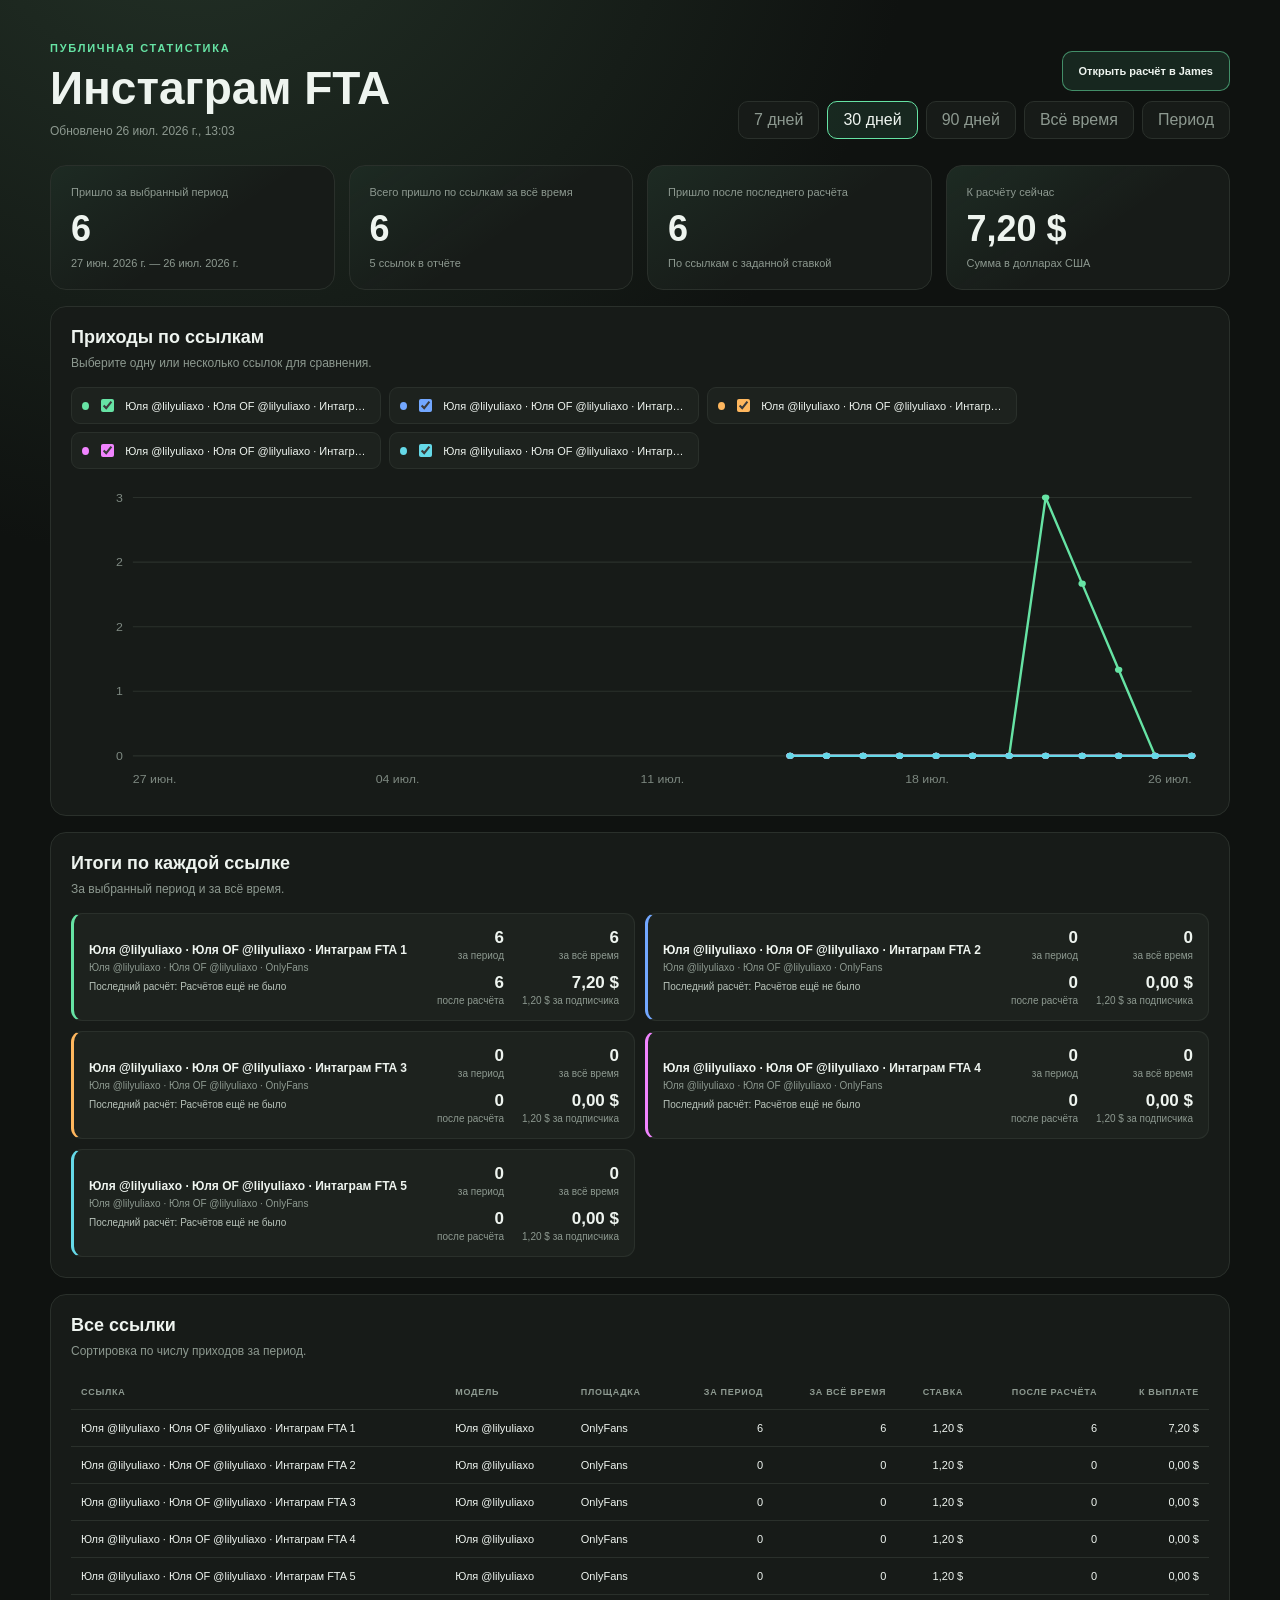
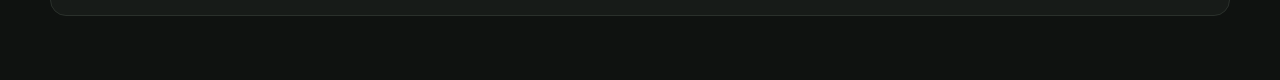
<file: shared/2/index.html>
<!doctype html>
<html lang="ru">
<head>
  <meta charset="utf-8">
  <meta name="viewport" content="width=device-width,initial-scale=1">
  <meta name="robots" content="noindex,nofollow">
  <meta name="referrer" content="no-referrer">
  <meta http-equiv="Content-Security-Policy" content="default-src 'none'; script-src 'unsafe-inline'; style-src 'unsafe-inline'; img-src data:; connect-src 'none'; font-src 'none'; object-src 'none'; base-uri 'none'; form-action 'none'">
  <title>Инстаграм FTA · Статистика приходов</title>
  <style>
  :root{color-scheme:dark;--bg:#0f1210;--surface:#171b18;--surface-2:#1d221e;--line:#2a302b;--text:#eef4ef;--muted:#8d9990;--green:#66e3a4;--radius:16px;font-family:Inter,-apple-system,BlinkMacSystemFont,"Segoe UI",sans-serif}
  *{box-sizing:border-box}body{margin:0;background:radial-gradient(circle at 15% -10%,#243328 0,transparent 34%),var(--bg);color:var(--text)}button,input,a{font:inherit}.shell{width:min(1180px,calc(100% - 32px));margin:0 auto;padding:38px 0 64px}
  .eyebrow{color:var(--green);font-size:11px;font-weight:800;letter-spacing:.16em;text-transform:uppercase}.heading{display:flex;align-items:flex-end;justify-content:space-between;gap:24px;margin-bottom:26px}.heading h1{max-width:740px;margin:8px 0 9px;font-size:clamp(28px,4vw,46px);line-height:1.05}.muted{color:var(--muted);font-size:12px}.range-controls,.custom-range,.series-filters{display:flex;align-items:center;flex-wrap:wrap;gap:8px}
  .heading-actions{display:grid;justify-items:end;gap:10px}.manage-link{min-height:40px;display:inline-flex;align-items:center;padding:0 16px;border:1px solid rgba(102,227,164,.55);border-radius:10px;background:rgba(102,227,164,.1);color:var(--text);font-size:11px;font-weight:750;text-decoration:none}.manage-link:hover{background:rgba(102,227,164,.16)}
  .range-controls{justify-content:flex-end}.range-controls button,.custom-range button{min-height:38px;padding:0 15px;border:1px solid var(--line);border-radius:10px;background:var(--surface);color:var(--muted);cursor:pointer}.range-controls button.active{border-color:var(--green);background:rgba(102,227,164,.1);color:var(--text)}.custom-range{justify-content:flex-end;margin:-12px 0 18px}.custom-range[hidden]{display:none}.custom-range label{display:flex;align-items:center;gap:8px;color:var(--muted);font-size:11px}.custom-range input{height:38px;border:1px solid var(--line);border-radius:10px;background:var(--surface);color:var(--text);padding:0 10px}
  .metric-grid{display:grid;grid-template-columns:repeat(4,minmax(0,1fr));gap:14px}.metric{padding:20px;border:1px solid var(--line);border-radius:var(--radius);background:linear-gradient(145deg,rgba(102,227,164,.08),transparent 55%),var(--surface)}.metric span,.metric small{display:block;color:var(--muted);font-size:11px}.metric strong{display:block;margin:10px 0 7px;font-size:clamp(26px,3vw,36px)}
  .card{margin-top:16px;padding:20px;border:1px solid var(--line);border-radius:var(--radius);background:var(--surface)}.card-heading{display:flex;align-items:flex-start;justify-content:space-between;gap:18px;margin-bottom:16px}.card-heading h2{margin:0 0 5px;font-size:18px}.series-filters{margin-bottom:12px}.series-filter{--series-color:var(--green);display:flex;align-items:center;gap:8px;max-width:310px;padding:8px 10px;border:1px solid var(--line);border-radius:9px;background:var(--surface-2);font-size:11px;cursor:pointer}.series-filter:before{width:8px;height:8px;border-radius:50%;background:var(--series-color);content:""}.series-filter span{overflow:hidden;text-overflow:ellipsis;white-space:nowrap}.series-filter input{accent-color:var(--series-color)}
  #chart{position:relative;min-height:310px}#chart svg{width:100%;height:310px;overflow:visible}.grid-line{stroke:#2a302b;stroke-width:1}.axis-label{fill:#7d8880;font-size:10px}.chart-line{fill:none;stroke-width:2.4;stroke-linecap:round;stroke-linejoin:round;vector-effect:non-scaling-stroke}.chart-crosshair{stroke:rgba(238,244,239,.45);stroke-width:1;stroke-dasharray:4 4;vector-effect:non-scaling-stroke}.chart-hover-dot{stroke:var(--surface);stroke-width:2;vector-effect:non-scaling-stroke}.chart-hit-area{fill:transparent;cursor:crosshair;touch-action:pan-y}.chart-tooltip{position:absolute;z-index:2;min-width:190px;max-width:290px;padding:11px;border:1px solid #374039;border-radius:10px;background:rgba(15,18,16,.96);box-shadow:0 12px 34px rgba(0,0,0,.32);pointer-events:none}.chart-tooltip>strong{display:block;margin-bottom:8px;font-size:11px}.chart-tooltip-rows{display:grid;gap:6px}.chart-tooltip-rows>span{display:grid;grid-template-columns:8px minmax(0,1fr) auto;align-items:center;gap:7px;font-size:10px}.chart-tooltip-rows i{width:8px;height:8px;border-radius:50%}.chart-tooltip-rows span{overflow:hidden;color:var(--muted);text-overflow:ellipsis;white-space:nowrap}.chart-tooltip-rows b{font-variant-numeric:tabular-nums}.chart-empty{min-height:300px;display:grid;place-items:center;color:var(--muted)}
  .link-cards{display:grid;grid-template-columns:repeat(2,minmax(0,1fr));gap:10px}.link-card{--series-color:var(--green);display:flex;align-items:center;justify-content:space-between;gap:16px;padding:14px 15px;border:1px solid var(--line);border-left:3px solid var(--series-color);border-radius:11px;background:var(--surface-2)}.link-card>div:first-child{min-width:0}.link-card strong,.link-card small{display:block}.link-card strong{font-size:12px}.link-card small{margin-top:5px;color:var(--muted);font-size:10px}.link-card .settlement-meta{margin-top:8px;color:#b7c2b9}.link-card-values{display:grid;grid-template-columns:repeat(2,minmax(72px,auto));gap:12px 18px;text-align:right}.link-card-values b,.link-card-values small{display:block}.link-card-values b{font-size:17px}.link-card-values small{margin-top:2px}
  .table-wrap{overflow:auto}table{width:100%;border-collapse:collapse;font-size:11px}th,td{padding:12px 10px;border-bottom:1px solid var(--line);text-align:left;white-space:nowrap}th{color:var(--muted);font-size:9px;letter-spacing:.08em;text-transform:uppercase}.number{text-align:right;font-variant-numeric:tabular-nums}
  @media(max-width:960px){.metric-grid{grid-template-columns:repeat(2,minmax(0,1fr))}}
  @media(max-width:760px){.shell{width:min(100% - 20px,1180px);padding-top:24px}.heading{align-items:flex-start;flex-direction:column}.heading-actions{justify-items:start}.range-controls{justify-content:flex-start}.metric-grid,.link-cards{grid-template-columns:1fr}.card{padding:15px}.card-heading{flex-direction:column}.link-card{align-items:flex-start;flex-direction:column}.link-card-values{width:100%;text-align:left}#chart,#chart svg{min-height:250px;height:250px}}
</style>
</head>
<body>
  <main class="shell">
    <header class="heading">
      <div><span class="eyebrow">Публичная статистика</span><h1 id="reportName"></h1><span id="generatedAt" class="muted"></span></div>
      <div class="heading-actions">
        <a class="manage-link" href="https://james-online-app.zendard78.chatgpt.site/?tab=sharedReports&amp;report=2" target="_blank" rel="noopener noreferrer">Открыть расчёт в James</a>
        <div class="range-controls" aria-label="Период">
          <button type="button" data-range="7">7 дней</button>
          <button class="active" type="button" data-range="30">30 дней</button>
          <button type="button" data-range="90">90 дней</button>
          <button type="button" data-range="all">Всё время</button>
          <button type="button" data-range="custom">Период</button>
        </div>
      </div>
    </header>
    <div id="customRange" class="custom-range" hidden><label>С даты <input id="dateFrom" type="date"></label><label>По дату <input id="dateTo" type="date"></label><button id="applyRange" type="button">Применить</button></div>
    <section class="metric-grid">
      <article class="metric"><span>Пришло за выбранный период</span><strong id="periodTotal">0</strong><small id="rangeLabel"></small></article>
      <article class="metric"><span>Всего пришло по ссылкам за всё время</span><strong id="allTimeTotal">0</strong><small>5 ссылок в отчёте</small></article>
      <article class="metric"><span>Пришло после последнего расчёта</span><strong id="dueSubscribersTotal">0</strong><small>По ссылкам с заданной ставкой</small></article>
      <article class="metric"><span>К расчёту сейчас</span><strong id="dueAmountTotal">$0</strong><small>Сумма в долларах США</small></article>
    </section>
    <section class="card"><div class="card-heading"><div><h2>Приходы по ссылкам</h2><span class="muted">Выберите одну или несколько ссылок для сравнения.</span></div></div><div id="seriesFilters" class="series-filters"></div><div id="chart" role="img" aria-label="График приходов по ссылкам"></div></section>
    <section class="card"><div class="card-heading"><div><h2>Итоги по каждой ссылке</h2><span class="muted">За выбранный период и за всё время.</span></div></div><div id="linkCards" class="link-cards"></div></section>
    <section class="card"><div class="card-heading"><div><h2>Все ссылки</h2><span class="muted">Сортировка по числу приходов за период.</span></div></div><div class="table-wrap"><table><thead><tr><th>Ссылка</th><th>Модель</th><th>Площадка</th><th class="number">За период</th><th class="number">За всё время</th><th class="number">Ставка</th><th class="number">После расчёта</th><th class="number">К выплате</th></tr></thead><tbody id="reportRows"></tbody></table></div></section>
  </main>
  <script id="report-data" type="application/json">{"schemaVersion":2,"name":"Инстаграм FTA","generatedAt":"2026-07-26T13:03:31.286Z","managementUrl":"https://james-online-app.zendard78.chatgpt.site/?tab=sharedReports&report=2","series":[{"id":"c42627c9-34d9-4897-bea7-6b81f7893067:интаграм fta 1","modelId":"legacy-model","modelName":"Юля @lilyuliaxo","pageId":"c42627c9-34d9-4897-bea7-6b81f7893067","pageName":"Юля OF @lilyuliaxo","platform":"onlyfans","label":"Юля @lilyuliaxo · Юля OF @lilyuliaxo · Интаграм FTA 1","color":"#66e3a4","values":[{"date":"2026-07-15","value":0},{"date":"2026-07-16","value":0},{"date":"2026-07-17","value":0},{"date":"2026-07-18","value":0},{"date":"2026-07-19","value":0},{"date":"2026-07-20","value":0},{"date":"2026-07-21","value":0},{"date":"2026-07-22","value":3},{"date":"2026-07-23","value":2},{"date":"2026-07-24","value":1},{"date":"2026-07-25","value":0},{"date":"2026-07-26","value":0}],"total":6,"payout":{"rate":1.2,"settledTotal":0,"settledAt":"","dueSubscribers":6,"dueAmount":7.2}},{"id":"c42627c9-34d9-4897-bea7-6b81f7893067:интаграм fta 2","modelId":"legacy-model","modelName":"Юля @lilyuliaxo","pageId":"c42627c9-34d9-4897-bea7-6b81f7893067","pageName":"Юля OF @lilyuliaxo","platform":"onlyfans","label":"Юля @lilyuliaxo · Юля OF @lilyuliaxo · Интаграм FTA 2","color":"#72a7ff","values":[{"date":"2026-07-15","value":0},{"date":"2026-07-16","value":0},{"date":"2026-07-17","value":0},{"date":"2026-07-18","value":0},{"date":"2026-07-19","value":0},{"date":"2026-07-20","value":0},{"date":"2026-07-21","value":0},{"date":"2026-07-22","value":0},{"date":"2026-07-23","value":0},{"date":"2026-07-24","value":0},{"date":"2026-07-25","value":0},{"date":"2026-07-26","value":0}],"total":0,"payout":{"rate":1.2,"settledTotal":0,"settledAt":"","dueSubscribers":0,"dueAmount":0}},{"id":"c42627c9-34d9-4897-bea7-6b81f7893067:интаграм fta 3","modelId":"legacy-model","modelName":"Юля @lilyuliaxo","pageId":"c42627c9-34d9-4897-bea7-6b81f7893067","pageName":"Юля OF @lilyuliaxo","platform":"onlyfans","label":"Юля @lilyuliaxo · Юля OF @lilyuliaxo · Интаграм FTA 3","color":"#ffb75e","values":[{"date":"2026-07-15","value":0},{"date":"2026-07-16","value":0},{"date":"2026-07-17","value":0},{"date":"2026-07-18","value":0},{"date":"2026-07-19","value":0},{"date":"2026-07-20","value":0},{"date":"2026-07-21","value":0},{"date":"2026-07-22","value":0},{"date":"2026-07-23","value":0},{"date":"2026-07-24","value":0},{"date":"2026-07-25","value":0},{"date":"2026-07-26","value":0}],"total":0,"payout":{"rate":1.2,"settledTotal":0,"settledAt":"","dueSubscribers":0,"dueAmount":0}},{"id":"c42627c9-34d9-4897-bea7-6b81f7893067:интаграм fta 4","modelId":"legacy-model","modelName":"Юля @lilyuliaxo","pageId":"c42627c9-34d9-4897-bea7-6b81f7893067","pageName":"Юля OF @lilyuliaxo","platform":"onlyfans","label":"Юля @lilyuliaxo · Юля OF @lilyuliaxo · Интаграм FTA 4","color":"#f184ff","values":[{"date":"2026-07-15","value":0},{"date":"2026-07-16","value":0},{"date":"2026-07-17","value":0},{"date":"2026-07-18","value":0},{"date":"2026-07-19","value":0},{"date":"2026-07-20","value":0},{"date":"2026-07-21","value":0},{"date":"2026-07-22","value":0},{"date":"2026-07-23","value":0},{"date":"2026-07-24","value":0},{"date":"2026-07-25","value":0},{"date":"2026-07-26","value":0}],"total":0,"payout":{"rate":1.2,"settledTotal":0,"settledAt":"","dueSubscribers":0,"dueAmount":0}},{"id":"c42627c9-34d9-4897-bea7-6b81f7893067:интаграм fta 5","modelId":"legacy-model","modelName":"Юля @lilyuliaxo","pageId":"c42627c9-34d9-4897-bea7-6b81f7893067","pageName":"Юля OF @lilyuliaxo","platform":"onlyfans","label":"Юля @lilyuliaxo · Юля OF @lilyuliaxo · Интаграм FTA 5","color":"#65d9e8","values":[{"date":"2026-07-15","value":0},{"date":"2026-07-16","value":0},{"date":"2026-07-17","value":0},{"date":"2026-07-18","value":0},{"date":"2026-07-19","value":0},{"date":"2026-07-20","value":0},{"date":"2026-07-21","value":0},{"date":"2026-07-22","value":0},{"date":"2026-07-23","value":0},{"date":"2026-07-24","value":0},{"date":"2026-07-25","value":0},{"date":"2026-07-26","value":0}],"total":0,"payout":{"rate":1.2,"settledTotal":0,"settledAt":"","dueSubscribers":0,"dueAmount":0}}]}</script>
  <script>(function publicReportApp() {
  const report = JSON.parse(document.querySelector("#report-data").textContent);
  const selected = new Set(report.series.map((item) => item.id));
  const allDates = report.series.flatMap((item) => item.values.map((entry) => entry.date)).sort();
  const lastDate = allDates.at(-1) || new Date().toISOString().slice(0, 10);
  const firstDate = allDates[0] || lastDate;
  let rangeMode = "30";

  const $ = (selector) => document.querySelector(selector);
  const formatNumber = (value) => new Intl.NumberFormat("ru-RU").format(Number(value) || 0);
  const formatCurrency = (value) => new Intl.NumberFormat("ru-RU", {
    style: "currency",
    currency: "USD",
    minimumFractionDigits: 2,
    maximumFractionDigits: 2
  }).format(Number(value) || 0);
  const formatDate = (value, includeYear = true) => new Intl.DateTimeFormat("ru-RU", {
    day: "2-digit",
    month: "short",
    ...(includeYear ? { year: "numeric" } : {})
  }).format(new Date(value + "T12:00:00"));
  const formatTimestamp = (value) => value
    ? new Intl.DateTimeFormat("ru-RU", {
        dateStyle: "medium",
        timeStyle: "short"
      }).format(new Date(value))
    : "Расчётов ещё не было";
  const addDays = (value, amount) => {
    const date = new Date(value + "T12:00:00");
    date.setDate(date.getDate() + amount);
    return date.toISOString().slice(0, 10);
  };
  const forms = (value) => {
    const number = Math.abs(Number(value)) % 100;
    const last = number % 10;
    return number > 10 && number < 20 ? "фанов" : last === 1 ? "фан" : last > 1 && last < 5 ? "фана" : "фанов";
  };

  function activeRange() {
    if (rangeMode === "all") return { from: firstDate, to: lastDate };
    if (rangeMode === "custom") return { from: $("#dateFrom").value, to: $("#dateTo").value };
    return { from: addDays(lastDate, -(Number(rangeMode) - 1)), to: lastDate };
  }

  function valuesInRange(item, range) {
    return item.values.filter((entry) => entry.date >= range.from && entry.date <= range.to);
  }

  function totalInRange(item, range) {
    return valuesInRange(item, range).reduce((sum, entry) => sum + entry.value, 0);
  }

  function renderFilters() {
    const fragment = document.createDocumentFragment();
    report.series.forEach((item) => {
      const label = document.createElement("label");
      label.className = "series-filter";
      label.style.setProperty("--series-color", item.color);
      const input = document.createElement("input");
      input.type = "checkbox";
      input.checked = selected.has(item.id);
      input.addEventListener("change", () => {
        if (input.checked) selected.add(item.id); else selected.delete(item.id);
        render();
      });
      const copy = document.createElement("span");
      copy.textContent = item.label;
      label.append(input, copy);
      fragment.append(label);
    });
    $("#seriesFilters").replaceChildren(fragment);
  }

  function renderChart(range) {
    const series = report.series.filter((item) => selected.has(item.id)).map((item) => ({
      ...item,
      values: valuesInRange(item, range)
    }));
    const points = series.flatMap((item) => item.values);
    if (!points.length) {
      const empty = document.createElement("div");
      empty.className = "chart-empty";
      empty.textContent = "Нет данных для выбранного периода";
      $("#chart").replaceChildren(empty);
      return;
    }
    const ns = "http://www.w3.org/2000/svg";
    const svg = document.createElementNS(ns, "svg");
    svg.setAttribute("viewBox", "0 0 920 300");
    svg.setAttribute("preserveAspectRatio", "none");
    const left = 50;
    const right = 14;
    const top = 16;
    const bottom = 34;
    const width = 920 - left - right;
    const height = 300 - top - bottom;
    const start = new Date(range.from + "T00:00:00Z").getTime();
    const end = new Date(range.to + "T00:00:00Z").getTime();
    const span = Math.max(86400000, end - start);
    const maximum = Math.max(1, ...points.map((entry) => Number(entry.value) || 0));
    const x = (date) => left + ((new Date(date + "T00:00:00Z").getTime() - start) / span) * width;
    const y = (value) => top + height - (Number(value) / maximum) * height;

    for (let index = 0; index <= 4; index += 1) {
      const ratio = index / 4;
      const gridY = top + ratio * height;
      const line = document.createElementNS(ns, "line");
      line.setAttribute("x1", left);
      line.setAttribute("x2", left + width);
      line.setAttribute("y1", gridY);
      line.setAttribute("y2", gridY);
      line.setAttribute("class", "grid-line");
      const label = document.createElementNS(ns, "text");
      label.setAttribute("x", left - 8);
      label.setAttribute("y", gridY + 4);
      label.setAttribute("text-anchor", "end");
      label.setAttribute("class", "axis-label");
      label.textContent = formatNumber(Math.round(maximum * (1 - ratio)));
      svg.append(line, label);
    }
    for (let index = 0; index <= 4; index += 1) {
      const ratio = index / 4;
      const date = new Date(start + (end - start) * ratio).toISOString().slice(0, 10);
      const label = document.createElementNS(ns, "text");
      label.setAttribute("x", left + width * ratio);
      label.setAttribute("y", 292);
      label.setAttribute("text-anchor", index === 0 ? "start" : index === 4 ? "end" : "middle");
      label.setAttribute("class", "axis-label");
      label.textContent = formatDate(date, false);
      svg.append(label);
    }
    series.forEach((item) => {
      if (!item.values.length) return;
      const path = document.createElementNS(ns, "path");
      path.setAttribute("d", item.values.map((entry, index) => (index ? "L" : "M") + x(entry.date).toFixed(2) + "," + y(entry.value).toFixed(2)).join(" "));
      path.setAttribute("class", "chart-line");
      path.setAttribute("stroke", item.color);
      svg.append(path);
      const dotStep = Math.max(1, Math.ceil(item.values.length / 70));
      item.values.forEach((entry, index) => {
        if (index % dotStep && index !== item.values.length - 1) return;
        const dot = document.createElementNS(ns, "circle");
        dot.setAttribute("cx", x(entry.date));
        dot.setAttribute("cy", y(entry.value));
        dot.setAttribute("r", 3);
        dot.setAttribute("fill", item.color);
        const title = document.createElementNS(ns, "title");
        title.textContent = item.label + " · " + formatDate(entry.date) + " · " + formatNumber(entry.value) + " " + forms(entry.value);
        dot.append(title);
        svg.append(dot);
      });
    });
    const crosshair = document.createElementNS(ns, "line");
    crosshair.setAttribute("y1", top);
    crosshair.setAttribute("y2", top + height);
    crosshair.setAttribute("class", "chart-crosshair");
    crosshair.style.display = "none";
    svg.append(crosshair);

    const hoverDots = series.map((item) => {
      const dot = document.createElementNS(ns, "circle");
      dot.setAttribute("r", 4.5);
      dot.setAttribute("fill", item.color);
      dot.setAttribute("class", "chart-hover-dot");
      dot.style.display = "none";
      svg.append(dot);
      return { item, dot };
    });
    const hitArea = document.createElementNS(ns, "rect");
    hitArea.setAttribute("x", left);
    hitArea.setAttribute("y", top);
    hitArea.setAttribute("width", width);
    hitArea.setAttribute("height", height);
    hitArea.setAttribute("class", "chart-hit-area");
    svg.append(hitArea);

    const tooltip = document.createElement("div");
    tooltip.className = "chart-tooltip";
    tooltip.hidden = true;
    const dates = [...new Set(points.map((entry) => entry.date))].sort();
    const chart = $("#chart");
    const hideTooltip = () => {
      tooltip.hidden = true;
      crosshair.style.display = "none";
      hoverDots.forEach(({ dot }) => { dot.style.display = "none"; });
    };
    const showTooltip = (event) => {
      const bounds = svg.getBoundingClientRect();
      if (!bounds.width || !dates.length) return;
      const pointerRatio = Math.max(
        0,
        Math.min(1, (event.clientX - bounds.left) / bounds.width)
      );
      const pointerTime = start + pointerRatio * (end - start);
      const date = dates.reduce((nearest, candidate) =>
        Math.abs(new Date(candidate + "T00:00:00Z").getTime() - pointerTime) <
        Math.abs(new Date(nearest + "T00:00:00Z").getTime() - pointerTime)
          ? candidate
          : nearest
      );
      const viewX = x(date);
      crosshair.setAttribute("x1", viewX);
      crosshair.setAttribute("x2", viewX);
      crosshair.style.display = "";

      const title = document.createElement("strong");
      title.textContent = formatDate(date);
      const rows = document.createElement("div");
      rows.className = "chart-tooltip-rows";
      hoverDots.forEach(({ item, dot }) => {
        const value = item.values.find((entry) => entry.date === date)?.value || 0;
        dot.setAttribute("cx", viewX);
        dot.setAttribute("cy", y(value));
        dot.style.display = "";
        const row = document.createElement("span");
        const marker = document.createElement("i");
        marker.style.background = item.color;
        const label = document.createElement("span");
        label.textContent = item.label;
        const amount = document.createElement("b");
        amount.textContent = formatNumber(value);
        row.append(marker, label, amount);
        rows.append(row);
      });
      tooltip.replaceChildren(title, rows);
      tooltip.hidden = false;
      const chartBounds = chart.getBoundingClientRect();
      const desiredLeft = event.clientX - chartBounds.left + 14;
      const maxLeft = Math.max(8, chartBounds.width - tooltip.offsetWidth - 8);
      tooltip.style.left = Math.min(maxLeft, Math.max(8, desiredLeft)) + "px";
      tooltip.style.top = "12px";
    };
    hitArea.addEventListener("pointermove", showTooltip);
    hitArea.addEventListener("pointerleave", hideTooltip);
    chart.replaceChildren(svg, tooltip);
  }

  function renderCards(range) {
    const cards = report.series.map((item) => {
      const card = document.createElement("article");
      card.className = "link-card";
      card.style.setProperty("--series-color", item.color);
      const heading = document.createElement("div");
      const label = document.createElement("strong");
      label.textContent = item.label;
      const meta = document.createElement("small");
      meta.textContent = item.modelName + " · " + item.pageName + " · " + (item.platform === "fansly" ? "Fansly" : "OnlyFans");
      heading.append(label, meta);
      const values = document.createElement("div");
      values.className = "link-card-values";
      const period = document.createElement("span");
      period.innerHTML = "<b>" + formatNumber(totalInRange(item, range)) + "</b><small>за период</small>";
      const all = document.createElement("span");
      all.innerHTML = "<b>" + formatNumber(item.total) + "</b><small>за всё время</small>";
      values.append(period, all);
      if (item.payout?.rate > 0) {
        const sinceSettlement = document.createElement("span");
        sinceSettlement.innerHTML =
          "<b>" + formatNumber(item.payout.dueSubscribers) +
          "</b><small>после расчёта</small>";
        const due = document.createElement("span");
        due.innerHTML =
          "<b>" + formatCurrency(item.payout.dueAmount) +
          "</b><small>" + formatCurrency(item.payout.rate) +
          " за подписчика</small>";
        values.append(sinceSettlement, due);
        const settlement = document.createElement("small");
        settlement.className = "settlement-meta";
        settlement.textContent =
          "Последний расчёт: " + formatTimestamp(item.payout.settledAt);
        heading.append(settlement);
      }
      card.append(heading, values);
      return card;
    });
    $("#linkCards").replaceChildren(...cards);
  }

  function renderTable(range) {
    const rows = [...report.series]
      .sort((left, right) => totalInRange(right, range) - totalInRange(left, range))
      .map((item) => {
        const row = document.createElement("tr");
        [
          item.label,
          item.modelName,
          item.platform === "fansly" ? "Fansly" : "OnlyFans",
          formatNumber(totalInRange(item, range)),
          formatNumber(item.total),
          item.payout?.rate > 0
            ? formatCurrency(item.payout.rate)
            : "—",
          item.payout?.rate > 0
            ? formatNumber(item.payout.dueSubscribers)
            : "—",
          item.payout?.rate > 0
            ? formatCurrency(item.payout.dueAmount)
            : "—"
        ].forEach((value, index) => {
          const cell = document.createElement("td");
          cell.textContent = value;
          if (index > 2) cell.className = "number";
          row.append(cell);
        });
        return row;
      });
    $("#reportRows").replaceChildren(...rows);
  }

  function render() {
    const range = activeRange();
    if (!range.from || !range.to || range.from > range.to) return;
    const periodTotal = report.series.reduce((sum, item) => sum + totalInRange(item, range), 0);
    const allTimeTotal = report.series.reduce((sum, item) => sum + item.total, 0);
    const dueSubscribers = report.series.reduce(
      (sum, item) => sum + (Number(item.payout?.dueSubscribers) || 0),
      0
    );
    const dueAmount = report.series.reduce(
      (sum, item) => sum + (Number(item.payout?.dueAmount) || 0),
      0
    );
    $("#periodTotal").textContent = formatNumber(periodTotal);
    $("#allTimeTotal").textContent = formatNumber(allTimeTotal);
    $("#dueSubscribersTotal").textContent = formatNumber(dueSubscribers);
    $("#dueAmountTotal").textContent = formatCurrency(dueAmount);
    $("#rangeLabel").textContent = formatDate(range.from) + " — " + formatDate(range.to);
    renderFilters();
    renderChart(range);
    renderCards(range);
    renderTable(range);
  }

  $("#reportName").textContent = report.name;
  $("#generatedAt").textContent = "Обновлено " + new Intl.DateTimeFormat("ru-RU", { dateStyle: "medium", timeStyle: "short" }).format(new Date(report.generatedAt));
  $("#dateFrom").value = firstDate;
  $("#dateTo").value = lastDate;
  document.querySelectorAll("[data-range]").forEach((button) => button.addEventListener("click", () => {
    rangeMode = button.dataset.range;
    document.querySelectorAll("[data-range]").forEach((item) => item.classList.toggle("active", item === button));
    $("#customRange").hidden = rangeMode !== "custom";
    if (rangeMode !== "custom") render();
  }));
  $("#applyRange").addEventListener("click", render);
  render();
})();</script>
</body>
</html>
</file>
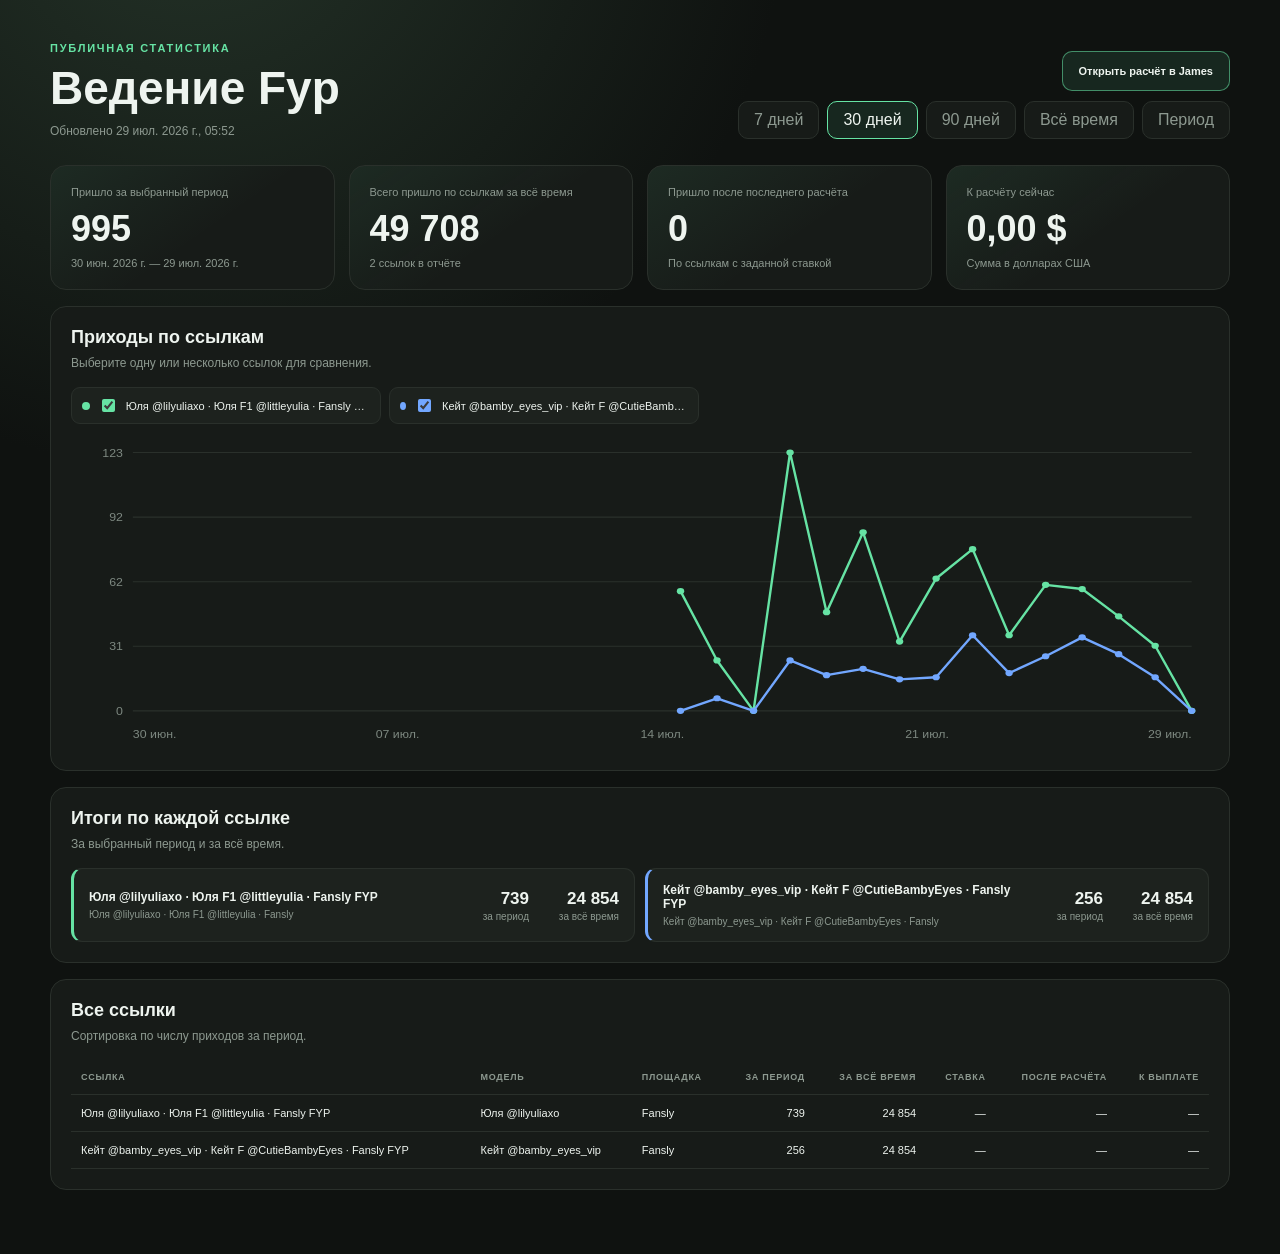
<file: shared/3/index.html>
<!doctype html>
<html lang="ru">
<head>
  <meta charset="utf-8">
  <meta name="viewport" content="width=device-width,initial-scale=1">
  <meta name="robots" content="noindex,nofollow">
  <meta name="referrer" content="no-referrer">
  <meta http-equiv="Content-Security-Policy" content="default-src 'none'; script-src 'unsafe-inline'; style-src 'unsafe-inline'; img-src data:; connect-src 'none'; font-src 'none'; object-src 'none'; base-uri 'none'; form-action 'none'">
  <title>Ведение Fyp · Статистика приходов</title>
  <style>
  :root{color-scheme:dark;--bg:#0f1210;--surface:#171b18;--surface-2:#1d221e;--line:#2a302b;--text:#eef4ef;--muted:#8d9990;--green:#66e3a4;--radius:16px;font-family:Inter,-apple-system,BlinkMacSystemFont,"Segoe UI",sans-serif}
  *{box-sizing:border-box}body{margin:0;background:radial-gradient(circle at 15% -10%,#243328 0,transparent 34%),var(--bg);color:var(--text)}button,input,a{font:inherit}.shell{width:min(1180px,calc(100% - 32px));margin:0 auto;padding:38px 0 64px}
  .eyebrow{color:var(--green);font-size:11px;font-weight:800;letter-spacing:.16em;text-transform:uppercase}.heading{display:flex;align-items:flex-end;justify-content:space-between;gap:24px;margin-bottom:26px}.heading h1{max-width:740px;margin:8px 0 9px;font-size:clamp(28px,4vw,46px);line-height:1.05}.muted{color:var(--muted);font-size:12px}.range-controls,.custom-range,.series-filters{display:flex;align-items:center;flex-wrap:wrap;gap:8px}
  .heading-actions{display:grid;justify-items:end;gap:10px}.manage-link{min-height:40px;display:inline-flex;align-items:center;padding:0 16px;border:1px solid rgba(102,227,164,.55);border-radius:10px;background:rgba(102,227,164,.1);color:var(--text);font-size:11px;font-weight:750;text-decoration:none}.manage-link:hover{background:rgba(102,227,164,.16)}
  .range-controls{justify-content:flex-end}.range-controls button,.custom-range button{min-height:38px;padding:0 15px;border:1px solid var(--line);border-radius:10px;background:var(--surface);color:var(--muted);cursor:pointer}.range-controls button.active{border-color:var(--green);background:rgba(102,227,164,.1);color:var(--text)}.custom-range{justify-content:flex-end;margin:-12px 0 18px}.custom-range[hidden]{display:none}.custom-range label{display:flex;align-items:center;gap:8px;color:var(--muted);font-size:11px}.custom-range input{height:38px;border:1px solid var(--line);border-radius:10px;background:var(--surface);color:var(--text);padding:0 10px}
  .metric-grid{display:grid;grid-template-columns:repeat(4,minmax(0,1fr));gap:14px}.metric{padding:20px;border:1px solid var(--line);border-radius:var(--radius);background:linear-gradient(145deg,rgba(102,227,164,.08),transparent 55%),var(--surface)}.metric span,.metric small{display:block;color:var(--muted);font-size:11px}.metric strong{display:block;margin:10px 0 7px;font-size:clamp(26px,3vw,36px)}
  .card{margin-top:16px;padding:20px;border:1px solid var(--line);border-radius:var(--radius);background:var(--surface)}.card-heading{display:flex;align-items:flex-start;justify-content:space-between;gap:18px;margin-bottom:16px}.card-heading h2{margin:0 0 5px;font-size:18px}.series-filters{margin-bottom:12px}.series-filter{--series-color:var(--green);display:flex;align-items:center;gap:8px;max-width:310px;padding:8px 10px;border:1px solid var(--line);border-radius:9px;background:var(--surface-2);font-size:11px;cursor:pointer}.series-filter:before{width:8px;height:8px;border-radius:50%;background:var(--series-color);content:""}.series-filter span{overflow:hidden;text-overflow:ellipsis;white-space:nowrap}.series-filter input{accent-color:var(--series-color)}
  #chart{position:relative;min-height:310px}#chart svg{width:100%;height:310px;overflow:visible}.grid-line{stroke:#2a302b;stroke-width:1}.axis-label{fill:#7d8880;font-size:10px}.chart-line{fill:none;stroke-width:2.4;stroke-linecap:round;stroke-linejoin:round;vector-effect:non-scaling-stroke}.chart-crosshair{stroke:rgba(238,244,239,.45);stroke-width:1;stroke-dasharray:4 4;vector-effect:non-scaling-stroke}.chart-hover-dot{stroke:var(--surface);stroke-width:2;vector-effect:non-scaling-stroke}.chart-hit-area{fill:transparent;cursor:crosshair;touch-action:pan-y}.chart-tooltip{position:absolute;z-index:2;min-width:190px;max-width:290px;padding:11px;border:1px solid #374039;border-radius:10px;background:rgba(15,18,16,.96);box-shadow:0 12px 34px rgba(0,0,0,.32);pointer-events:none}.chart-tooltip>strong{display:block;margin-bottom:8px;font-size:11px}.chart-tooltip-rows{display:grid;gap:6px}.chart-tooltip-rows>span{display:grid;grid-template-columns:8px minmax(0,1fr) auto;align-items:center;gap:7px;font-size:10px}.chart-tooltip-rows i{width:8px;height:8px;border-radius:50%}.chart-tooltip-rows span{overflow:hidden;color:var(--muted);text-overflow:ellipsis;white-space:nowrap}.chart-tooltip-rows b{font-variant-numeric:tabular-nums}.chart-empty{min-height:300px;display:grid;place-items:center;color:var(--muted)}
  .link-cards{display:grid;grid-template-columns:repeat(2,minmax(0,1fr));gap:10px}.link-card{--series-color:var(--green);display:flex;align-items:center;justify-content:space-between;gap:16px;padding:14px 15px;border:1px solid var(--line);border-left:3px solid var(--series-color);border-radius:11px;background:var(--surface-2)}.link-card>div:first-child{min-width:0}.link-card strong,.link-card small{display:block}.link-card strong{font-size:12px}.link-card small{margin-top:5px;color:var(--muted);font-size:10px}.link-card .settlement-meta{margin-top:8px;color:#b7c2b9}.link-card-values{display:grid;grid-template-columns:repeat(2,minmax(72px,auto));gap:12px 18px;text-align:right}.link-card-values b,.link-card-values small{display:block}.link-card-values b{font-size:17px}.link-card-values small{margin-top:2px}
  .table-wrap{overflow:auto}table{width:100%;border-collapse:collapse;font-size:11px}th,td{padding:12px 10px;border-bottom:1px solid var(--line);text-align:left;white-space:nowrap}th{color:var(--muted);font-size:9px;letter-spacing:.08em;text-transform:uppercase}.number{text-align:right;font-variant-numeric:tabular-nums}
  @media(max-width:960px){.metric-grid{grid-template-columns:repeat(2,minmax(0,1fr))}}
  @media(max-width:760px){.shell{width:min(100% - 20px,1180px);padding-top:24px}.heading{align-items:flex-start;flex-direction:column}.heading-actions{justify-items:start}.range-controls{justify-content:flex-start}.metric-grid,.link-cards{grid-template-columns:1fr}.card{padding:15px}.card-heading{flex-direction:column}.link-card{align-items:flex-start;flex-direction:column}.link-card-values{width:100%;text-align:left}#chart,#chart svg{min-height:250px;height:250px}}
</style>
</head>
<body>
  <main class="shell">
    <header class="heading">
      <div><span class="eyebrow">Публичная статистика</span><h1 id="reportName"></h1><span id="generatedAt" class="muted"></span></div>
      <div class="heading-actions">
        <a class="manage-link" href="https://james-online-app.zendard78.chatgpt.site/?tab=sharedReports&amp;report=3" target="_blank" rel="noopener noreferrer">Открыть расчёт в James</a>
        <div class="range-controls" aria-label="Период">
          <button type="button" data-range="7">7 дней</button>
          <button class="active" type="button" data-range="30">30 дней</button>
          <button type="button" data-range="90">90 дней</button>
          <button type="button" data-range="all">Всё время</button>
          <button type="button" data-range="custom">Период</button>
        </div>
      </div>
    </header>
    <div id="customRange" class="custom-range" hidden><label>С даты <input id="dateFrom" type="date"></label><label>По дату <input id="dateTo" type="date"></label><button id="applyRange" type="button">Применить</button></div>
    <section class="metric-grid">
      <article class="metric"><span>Пришло за выбранный период</span><strong id="periodTotal">0</strong><small id="rangeLabel"></small></article>
      <article class="metric"><span>Всего пришло по ссылкам за всё время</span><strong id="allTimeTotal">0</strong><small>2 ссылок в отчёте</small></article>
      <article class="metric"><span>Пришло после последнего расчёта</span><strong id="dueSubscribersTotal">0</strong><small>По ссылкам с заданной ставкой</small></article>
      <article class="metric"><span>К расчёту сейчас</span><strong id="dueAmountTotal">$0</strong><small>Сумма в долларах США</small></article>
    </section>
    <section class="card"><div class="card-heading"><div><h2>Приходы по ссылкам</h2><span class="muted">Выберите одну или несколько ссылок для сравнения.</span></div></div><div id="seriesFilters" class="series-filters"></div><div id="chart" role="img" aria-label="График приходов по ссылкам"></div></section>
    <section class="card"><div class="card-heading"><div><h2>Итоги по каждой ссылке</h2><span class="muted">За выбранный период и за всё время.</span></div></div><div id="linkCards" class="link-cards"></div></section>
    <section class="card"><div class="card-heading"><div><h2>Все ссылки</h2><span class="muted">Сортировка по числу приходов за период.</span></div></div><div class="table-wrap"><table><thead><tr><th>Ссылка</th><th>Модель</th><th>Площадка</th><th class="number">За период</th><th class="number">За всё время</th><th class="number">Ставка</th><th class="number">После расчёта</th><th class="number">К выплате</th></tr></thead><tbody id="reportRows"></tbody></table></div></section>
  </main>
  <script id="report-data" type="application/json">{"schemaVersion":2,"name":"Ведение Fyp","generatedAt":"2026-07-29T05:52:05.769Z","managementUrl":"https://james-online-app.zendard78.chatgpt.site/?tab=sharedReports&report=3","series":[{"id":"55775eac-fb7d-4731-a70c-4d565b86efd8:fansly fyp","modelId":"legacy-model","modelName":"Юля @lilyuliaxo","pageId":"55775eac-fb7d-4731-a70c-4d565b86efd8","pageName":"Юля F1 @littleyulia","platform":"fansly","label":"Юля @lilyuliaxo · Юля F1 @littleyulia · Fansly FYP","color":"#66e3a4","values":[{"date":"2026-07-15","value":57},{"date":"2026-07-16","value":24},{"date":"2026-07-17","value":0},{"date":"2026-07-18","value":123},{"date":"2026-07-19","value":47},{"date":"2026-07-20","value":85},{"date":"2026-07-21","value":33},{"date":"2026-07-22","value":63},{"date":"2026-07-23","value":77},{"date":"2026-07-24","value":36},{"date":"2026-07-25","value":60},{"date":"2026-07-26","value":58},{"date":"2026-07-27","value":45},{"date":"2026-07-28","value":31},{"date":"2026-07-29","value":0}],"total":24854,"payout":{"rate":0,"settledTotal":24854,"settledAt":"2026-07-29T05:52:05.769Z","dueSubscribers":0,"dueAmount":0}},{"id":"48a42e67-38de-448d-bf56-814f8fdf4da5:fansly fyp","modelId":"d812967b-5958-4e87-91bc-6abe7b63122e","modelName":"Кейт @bamby_eyes_vip","pageId":"48a42e67-38de-448d-bf56-814f8fdf4da5","pageName":"Кейт F @CutieBambyEyes","platform":"fansly","label":"Кейт @bamby_eyes_vip · Кейт F @CutieBambyEyes · Fansly FYP","color":"#72a7ff","values":[{"date":"2026-07-15","value":0},{"date":"2026-07-16","value":6},{"date":"2026-07-17","value":0},{"date":"2026-07-18","value":24},{"date":"2026-07-19","value":17},{"date":"2026-07-20","value":20},{"date":"2026-07-21","value":15},{"date":"2026-07-22","value":16},{"date":"2026-07-23","value":36},{"date":"2026-07-24","value":18},{"date":"2026-07-25","value":26},{"date":"2026-07-26","value":35},{"date":"2026-07-27","value":27},{"date":"2026-07-28","value":16},{"date":"2026-07-29","value":0}],"total":24854,"payout":{"rate":0,"settledTotal":24854,"settledAt":"2026-07-29T05:51:39.046Z","dueSubscribers":0,"dueAmount":0}}]}</script>
  <script>(function publicReportApp() {
  const report = JSON.parse(document.querySelector("#report-data").textContent);
  const selected = new Set(report.series.map((item) => item.id));
  const allDates = report.series.flatMap((item) => item.values.map((entry) => entry.date)).sort();
  const lastDate = allDates.at(-1) || new Date().toISOString().slice(0, 10);
  const firstDate = allDates[0] || lastDate;
  let rangeMode = "30";

  const $ = (selector) => document.querySelector(selector);
  const formatNumber = (value) => new Intl.NumberFormat("ru-RU").format(Number(value) || 0);
  const formatCurrency = (value) => new Intl.NumberFormat("ru-RU", {
    style: "currency",
    currency: "USD",
    minimumFractionDigits: 2,
    maximumFractionDigits: 2
  }).format(Number(value) || 0);
  const formatDate = (value, includeYear = true) => new Intl.DateTimeFormat("ru-RU", {
    day: "2-digit",
    month: "short",
    ...(includeYear ? { year: "numeric" } : {})
  }).format(new Date(value + "T12:00:00"));
  const formatTimestamp = (value) => value
    ? new Intl.DateTimeFormat("ru-RU", {
        dateStyle: "medium",
        timeStyle: "short"
      }).format(new Date(value))
    : "Расчётов ещё не было";
  const addDays = (value, amount) => {
    const date = new Date(value + "T12:00:00");
    date.setDate(date.getDate() + amount);
    return date.toISOString().slice(0, 10);
  };
  const forms = (value) => {
    const number = Math.abs(Number(value)) % 100;
    const last = number % 10;
    return number > 10 && number < 20 ? "фанов" : last === 1 ? "фан" : last > 1 && last < 5 ? "фана" : "фанов";
  };

  function activeRange() {
    if (rangeMode === "all") return { from: firstDate, to: lastDate };
    if (rangeMode === "custom") return { from: $("#dateFrom").value, to: $("#dateTo").value };
    return { from: addDays(lastDate, -(Number(rangeMode) - 1)), to: lastDate };
  }

  function valuesInRange(item, range) {
    return item.values.filter((entry) => entry.date >= range.from && entry.date <= range.to);
  }

  function totalInRange(item, range) {
    return valuesInRange(item, range).reduce((sum, entry) => sum + entry.value, 0);
  }

  function renderFilters() {
    const fragment = document.createDocumentFragment();
    report.series.forEach((item) => {
      const label = document.createElement("label");
      label.className = "series-filter";
      label.style.setProperty("--series-color", item.color);
      const input = document.createElement("input");
      input.type = "checkbox";
      input.checked = selected.has(item.id);
      input.addEventListener("change", () => {
        if (input.checked) selected.add(item.id); else selected.delete(item.id);
        render();
      });
      const copy = document.createElement("span");
      copy.textContent = item.label;
      label.append(input, copy);
      fragment.append(label);
    });
    $("#seriesFilters").replaceChildren(fragment);
  }

  function renderChart(range) {
    const series = report.series.filter((item) => selected.has(item.id)).map((item) => ({
      ...item,
      values: valuesInRange(item, range)
    }));
    const points = series.flatMap((item) => item.values);
    if (!points.length) {
      const empty = document.createElement("div");
      empty.className = "chart-empty";
      empty.textContent = "Нет данных для выбранного периода";
      $("#chart").replaceChildren(empty);
      return;
    }
    const ns = "http://www.w3.org/2000/svg";
    const svg = document.createElementNS(ns, "svg");
    svg.setAttribute("viewBox", "0 0 920 300");
    svg.setAttribute("preserveAspectRatio", "none");
    const left = 50;
    const right = 14;
    const top = 16;
    const bottom = 34;
    const width = 920 - left - right;
    const height = 300 - top - bottom;
    const start = new Date(range.from + "T00:00:00Z").getTime();
    const end = new Date(range.to + "T00:00:00Z").getTime();
    const span = Math.max(86400000, end - start);
    const maximum = Math.max(1, ...points.map((entry) => Number(entry.value) || 0));
    const x = (date) => left + ((new Date(date + "T00:00:00Z").getTime() - start) / span) * width;
    const y = (value) => top + height - (Number(value) / maximum) * height;

    for (let index = 0; index <= 4; index += 1) {
      const ratio = index / 4;
      const gridY = top + ratio * height;
      const line = document.createElementNS(ns, "line");
      line.setAttribute("x1", left);
      line.setAttribute("x2", left + width);
      line.setAttribute("y1", gridY);
      line.setAttribute("y2", gridY);
      line.setAttribute("class", "grid-line");
      const label = document.createElementNS(ns, "text");
      label.setAttribute("x", left - 8);
      label.setAttribute("y", gridY + 4);
      label.setAttribute("text-anchor", "end");
      label.setAttribute("class", "axis-label");
      label.textContent = formatNumber(Math.round(maximum * (1 - ratio)));
      svg.append(line, label);
    }
    for (let index = 0; index <= 4; index += 1) {
      const ratio = index / 4;
      const date = new Date(start + (end - start) * ratio).toISOString().slice(0, 10);
      const label = document.createElementNS(ns, "text");
      label.setAttribute("x", left + width * ratio);
      label.setAttribute("y", 292);
      label.setAttribute("text-anchor", index === 0 ? "start" : index === 4 ? "end" : "middle");
      label.setAttribute("class", "axis-label");
      label.textContent = formatDate(date, false);
      svg.append(label);
    }
    series.forEach((item) => {
      if (!item.values.length) return;
      const path = document.createElementNS(ns, "path");
      path.setAttribute("d", item.values.map((entry, index) => (index ? "L" : "M") + x(entry.date).toFixed(2) + "," + y(entry.value).toFixed(2)).join(" "));
      path.setAttribute("class", "chart-line");
      path.setAttribute("stroke", item.color);
      svg.append(path);
      const dotStep = Math.max(1, Math.ceil(item.values.length / 70));
      item.values.forEach((entry, index) => {
        if (index % dotStep && index !== item.values.length - 1) return;
        const dot = document.createElementNS(ns, "circle");
        dot.setAttribute("cx", x(entry.date));
        dot.setAttribute("cy", y(entry.value));
        dot.setAttribute("r", 3);
        dot.setAttribute("fill", item.color);
        const title = document.createElementNS(ns, "title");
        title.textContent = item.label + " · " + formatDate(entry.date) + " · " + formatNumber(entry.value) + " " + forms(entry.value);
        dot.append(title);
        svg.append(dot);
      });
    });
    const crosshair = document.createElementNS(ns, "line");
    crosshair.setAttribute("y1", top);
    crosshair.setAttribute("y2", top + height);
    crosshair.setAttribute("class", "chart-crosshair");
    crosshair.style.display = "none";
    svg.append(crosshair);

    const hoverDots = series.map((item) => {
      const dot = document.createElementNS(ns, "circle");
      dot.setAttribute("r", 4.5);
      dot.setAttribute("fill", item.color);
      dot.setAttribute("class", "chart-hover-dot");
      dot.style.display = "none";
      svg.append(dot);
      return { item, dot };
    });
    const hitArea = document.createElementNS(ns, "rect");
    hitArea.setAttribute("x", left);
    hitArea.setAttribute("y", top);
    hitArea.setAttribute("width", width);
    hitArea.setAttribute("height", height);
    hitArea.setAttribute("class", "chart-hit-area");
    svg.append(hitArea);

    const tooltip = document.createElement("div");
    tooltip.className = "chart-tooltip";
    tooltip.hidden = true;
    const dates = [...new Set(points.map((entry) => entry.date))].sort();
    const chart = $("#chart");
    const hideTooltip = () => {
      tooltip.hidden = true;
      crosshair.style.display = "none";
      hoverDots.forEach(({ dot }) => { dot.style.display = "none"; });
    };
    const showTooltip = (event) => {
      const bounds = svg.getBoundingClientRect();
      if (!bounds.width || !dates.length) return;
      const pointerRatio = Math.max(
        0,
        Math.min(1, (event.clientX - bounds.left) / bounds.width)
      );
      const pointerTime = start + pointerRatio * (end - start);
      const date = dates.reduce((nearest, candidate) =>
        Math.abs(new Date(candidate + "T00:00:00Z").getTime() - pointerTime) <
        Math.abs(new Date(nearest + "T00:00:00Z").getTime() - pointerTime)
          ? candidate
          : nearest
      );
      const viewX = x(date);
      crosshair.setAttribute("x1", viewX);
      crosshair.setAttribute("x2", viewX);
      crosshair.style.display = "";

      const title = document.createElement("strong");
      title.textContent = formatDate(date);
      const rows = document.createElement("div");
      rows.className = "chart-tooltip-rows";
      hoverDots.forEach(({ item, dot }) => {
        const value = item.values.find((entry) => entry.date === date)?.value || 0;
        dot.setAttribute("cx", viewX);
        dot.setAttribute("cy", y(value));
        dot.style.display = "";
        const row = document.createElement("span");
        const marker = document.createElement("i");
        marker.style.background = item.color;
        const label = document.createElement("span");
        label.textContent = item.label;
        const amount = document.createElement("b");
        amount.textContent = formatNumber(value);
        row.append(marker, label, amount);
        rows.append(row);
      });
      tooltip.replaceChildren(title, rows);
      tooltip.hidden = false;
      const chartBounds = chart.getBoundingClientRect();
      const desiredLeft = event.clientX - chartBounds.left + 14;
      const maxLeft = Math.max(8, chartBounds.width - tooltip.offsetWidth - 8);
      tooltip.style.left = Math.min(maxLeft, Math.max(8, desiredLeft)) + "px";
      tooltip.style.top = "12px";
    };
    hitArea.addEventListener("pointermove", showTooltip);
    hitArea.addEventListener("pointerleave", hideTooltip);
    chart.replaceChildren(svg, tooltip);
  }

  function renderCards(range) {
    const cards = report.series.map((item) => {
      const card = document.createElement("article");
      card.className = "link-card";
      card.style.setProperty("--series-color", item.color);
      const heading = document.createElement("div");
      const label = document.createElement("strong");
      label.textContent = item.label;
      const meta = document.createElement("small");
      meta.textContent = item.modelName + " · " + item.pageName + " · " + (item.platform === "fansly" ? "Fansly" : "OnlyFans");
      heading.append(label, meta);
      const values = document.createElement("div");
      values.className = "link-card-values";
      const period = document.createElement("span");
      period.innerHTML = "<b>" + formatNumber(totalInRange(item, range)) + "</b><small>за период</small>";
      const all = document.createElement("span");
      all.innerHTML = "<b>" + formatNumber(item.total) + "</b><small>за всё время</small>";
      values.append(period, all);
      if (item.payout?.rate > 0) {
        const sinceSettlement = document.createElement("span");
        sinceSettlement.innerHTML =
          "<b>" + formatNumber(item.payout.dueSubscribers) +
          "</b><small>после расчёта</small>";
        const due = document.createElement("span");
        due.innerHTML =
          "<b>" + formatCurrency(item.payout.dueAmount) +
          "</b><small>" + formatCurrency(item.payout.rate) +
          " за подписчика</small>";
        values.append(sinceSettlement, due);
        const settlement = document.createElement("small");
        settlement.className = "settlement-meta";
        settlement.textContent =
          "Последний расчёт: " + formatTimestamp(item.payout.settledAt);
        heading.append(settlement);
      }
      card.append(heading, values);
      return card;
    });
    $("#linkCards").replaceChildren(...cards);
  }

  function renderTable(range) {
    const rows = [...report.series]
      .sort((left, right) => totalInRange(right, range) - totalInRange(left, range))
      .map((item) => {
        const row = document.createElement("tr");
        [
          item.label,
          item.modelName,
          item.platform === "fansly" ? "Fansly" : "OnlyFans",
          formatNumber(totalInRange(item, range)),
          formatNumber(item.total),
          item.payout?.rate > 0
            ? formatCurrency(item.payout.rate)
            : "—",
          item.payout?.rate > 0
            ? formatNumber(item.payout.dueSubscribers)
            : "—",
          item.payout?.rate > 0
            ? formatCurrency(item.payout.dueAmount)
            : "—"
        ].forEach((value, index) => {
          const cell = document.createElement("td");
          cell.textContent = value;
          if (index > 2) cell.className = "number";
          row.append(cell);
        });
        return row;
      });
    $("#reportRows").replaceChildren(...rows);
  }

  function render() {
    const range = activeRange();
    if (!range.from || !range.to || range.from > range.to) return;
    const periodTotal = report.series.reduce((sum, item) => sum + totalInRange(item, range), 0);
    const allTimeTotal = report.series.reduce((sum, item) => sum + item.total, 0);
    const dueSubscribers = report.series.reduce(
      (sum, item) => sum + (Number(item.payout?.dueSubscribers) || 0),
      0
    );
    const dueAmount = report.series.reduce(
      (sum, item) => sum + (Number(item.payout?.dueAmount) || 0),
      0
    );
    $("#periodTotal").textContent = formatNumber(periodTotal);
    $("#allTimeTotal").textContent = formatNumber(allTimeTotal);
    $("#dueSubscribersTotal").textContent = formatNumber(dueSubscribers);
    $("#dueAmountTotal").textContent = formatCurrency(dueAmount);
    $("#rangeLabel").textContent = formatDate(range.from) + " — " + formatDate(range.to);
    renderFilters();
    renderChart(range);
    renderCards(range);
    renderTable(range);
  }

  $("#reportName").textContent = report.name;
  $("#generatedAt").textContent = "Обновлено " + new Intl.DateTimeFormat("ru-RU", { dateStyle: "medium", timeStyle: "short" }).format(new Date(report.generatedAt));
  $("#dateFrom").value = firstDate;
  $("#dateTo").value = lastDate;
  document.querySelectorAll("[data-range]").forEach((button) => button.addEventListener("click", () => {
    rangeMode = button.dataset.range;
    document.querySelectorAll("[data-range]").forEach((item) => item.classList.toggle("active", item === button));
    $("#customRange").hidden = rangeMode !== "custom";
    if (rangeMode !== "custom") render();
  }));
  $("#applyRange").addEventListener("click", render);
  render();
})();</script>
</body>
</html>
</file>
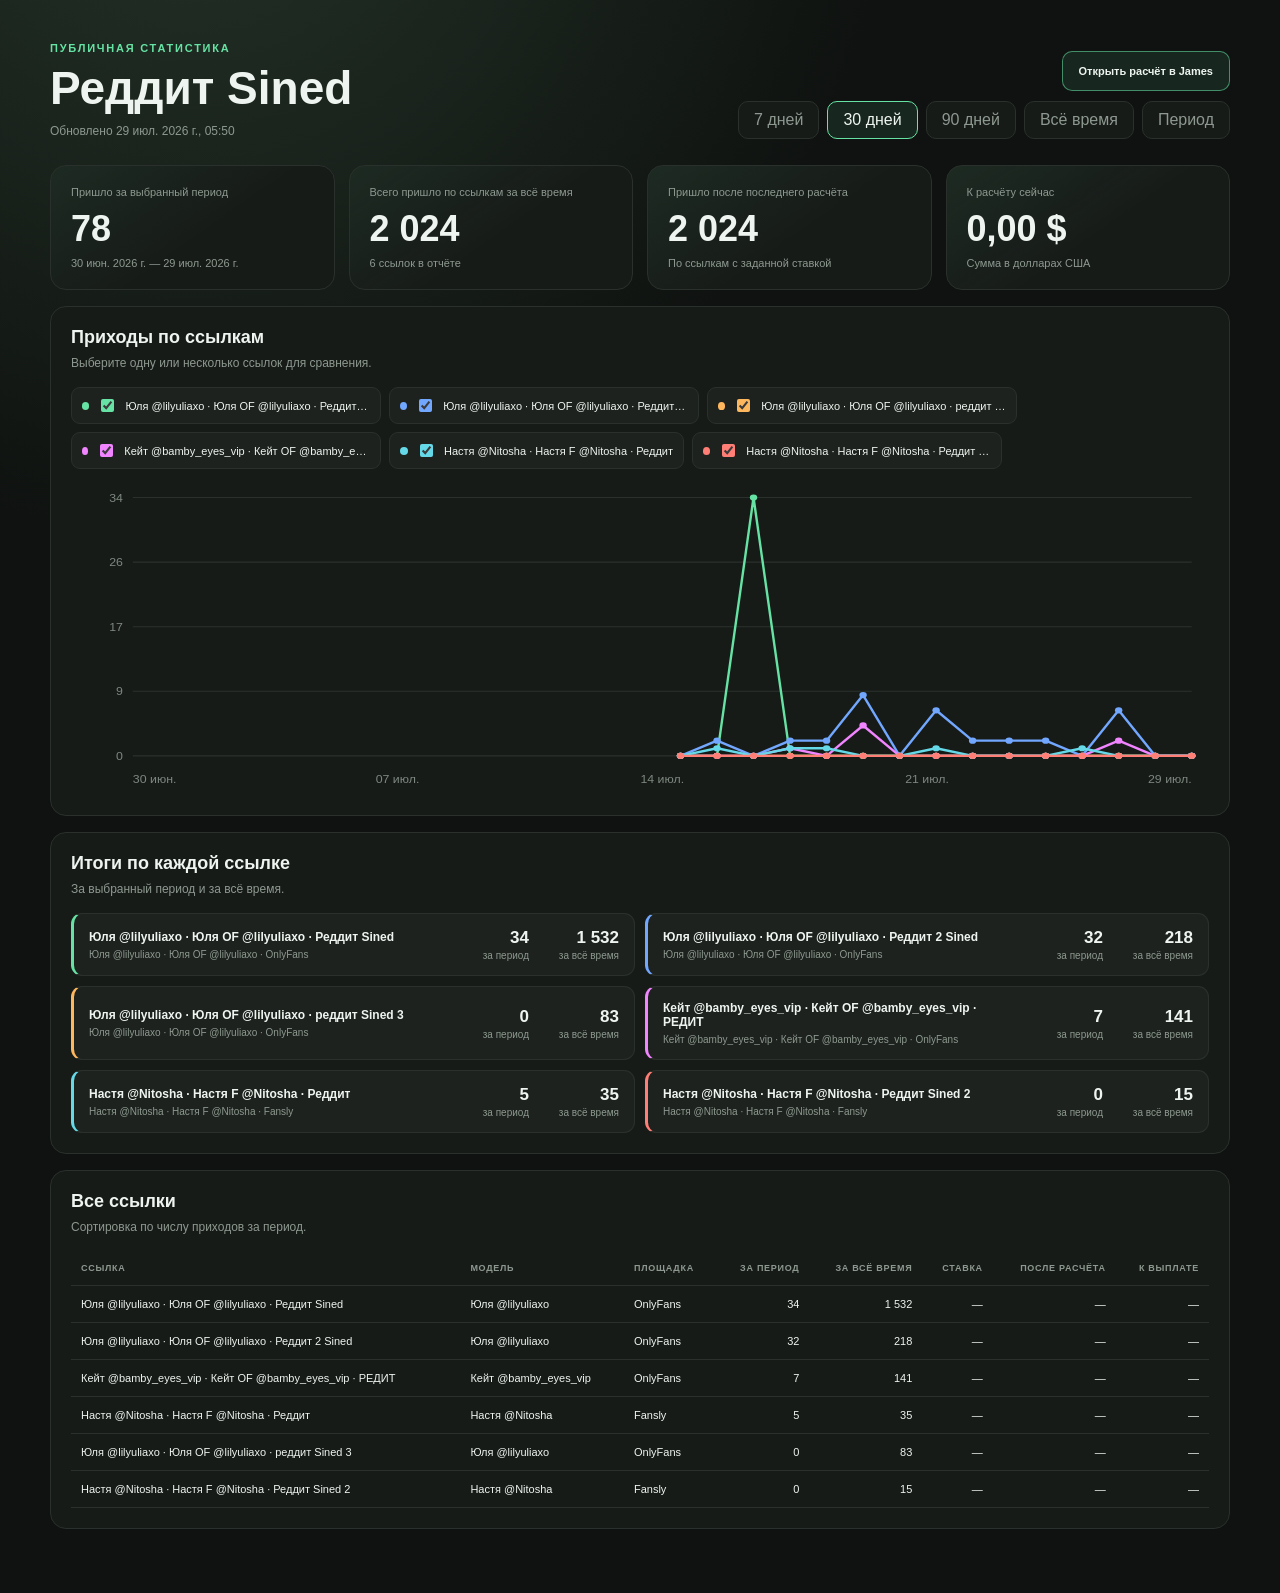
<file: shared/4/index.html>
<!doctype html>
<html lang="ru">
<head>
  <meta charset="utf-8">
  <meta name="viewport" content="width=device-width,initial-scale=1">
  <meta name="robots" content="noindex,nofollow">
  <meta name="referrer" content="no-referrer">
  <meta http-equiv="Content-Security-Policy" content="default-src 'none'; script-src 'unsafe-inline'; style-src 'unsafe-inline'; img-src data:; connect-src 'none'; font-src 'none'; object-src 'none'; base-uri 'none'; form-action 'none'">
  <title>Реддит Sined · Статистика приходов</title>
  <style>
  :root{color-scheme:dark;--bg:#0f1210;--surface:#171b18;--surface-2:#1d221e;--line:#2a302b;--text:#eef4ef;--muted:#8d9990;--green:#66e3a4;--radius:16px;font-family:Inter,-apple-system,BlinkMacSystemFont,"Segoe UI",sans-serif}
  *{box-sizing:border-box}body{margin:0;background:radial-gradient(circle at 15% -10%,#243328 0,transparent 34%),var(--bg);color:var(--text)}button,input,a{font:inherit}.shell{width:min(1180px,calc(100% - 32px));margin:0 auto;padding:38px 0 64px}
  .eyebrow{color:var(--green);font-size:11px;font-weight:800;letter-spacing:.16em;text-transform:uppercase}.heading{display:flex;align-items:flex-end;justify-content:space-between;gap:24px;margin-bottom:26px}.heading h1{max-width:740px;margin:8px 0 9px;font-size:clamp(28px,4vw,46px);line-height:1.05}.muted{color:var(--muted);font-size:12px}.range-controls,.custom-range,.series-filters{display:flex;align-items:center;flex-wrap:wrap;gap:8px}
  .heading-actions{display:grid;justify-items:end;gap:10px}.manage-link{min-height:40px;display:inline-flex;align-items:center;padding:0 16px;border:1px solid rgba(102,227,164,.55);border-radius:10px;background:rgba(102,227,164,.1);color:var(--text);font-size:11px;font-weight:750;text-decoration:none}.manage-link:hover{background:rgba(102,227,164,.16)}
  .range-controls{justify-content:flex-end}.range-controls button,.custom-range button{min-height:38px;padding:0 15px;border:1px solid var(--line);border-radius:10px;background:var(--surface);color:var(--muted);cursor:pointer}.range-controls button.active{border-color:var(--green);background:rgba(102,227,164,.1);color:var(--text)}.custom-range{justify-content:flex-end;margin:-12px 0 18px}.custom-range[hidden]{display:none}.custom-range label{display:flex;align-items:center;gap:8px;color:var(--muted);font-size:11px}.custom-range input{height:38px;border:1px solid var(--line);border-radius:10px;background:var(--surface);color:var(--text);padding:0 10px}
  .metric-grid{display:grid;grid-template-columns:repeat(4,minmax(0,1fr));gap:14px}.metric{padding:20px;border:1px solid var(--line);border-radius:var(--radius);background:linear-gradient(145deg,rgba(102,227,164,.08),transparent 55%),var(--surface)}.metric span,.metric small{display:block;color:var(--muted);font-size:11px}.metric strong{display:block;margin:10px 0 7px;font-size:clamp(26px,3vw,36px)}
  .card{margin-top:16px;padding:20px;border:1px solid var(--line);border-radius:var(--radius);background:var(--surface)}.card-heading{display:flex;align-items:flex-start;justify-content:space-between;gap:18px;margin-bottom:16px}.card-heading h2{margin:0 0 5px;font-size:18px}.series-filters{margin-bottom:12px}.series-filter{--series-color:var(--green);display:flex;align-items:center;gap:8px;max-width:310px;padding:8px 10px;border:1px solid var(--line);border-radius:9px;background:var(--surface-2);font-size:11px;cursor:pointer}.series-filter:before{width:8px;height:8px;border-radius:50%;background:var(--series-color);content:""}.series-filter span{overflow:hidden;text-overflow:ellipsis;white-space:nowrap}.series-filter input{accent-color:var(--series-color)}
  #chart{position:relative;min-height:310px}#chart svg{width:100%;height:310px;overflow:visible}.grid-line{stroke:#2a302b;stroke-width:1}.axis-label{fill:#7d8880;font-size:10px}.chart-line{fill:none;stroke-width:2.4;stroke-linecap:round;stroke-linejoin:round;vector-effect:non-scaling-stroke}.chart-crosshair{stroke:rgba(238,244,239,.45);stroke-width:1;stroke-dasharray:4 4;vector-effect:non-scaling-stroke}.chart-hover-dot{stroke:var(--surface);stroke-width:2;vector-effect:non-scaling-stroke}.chart-hit-area{fill:transparent;cursor:crosshair;touch-action:pan-y}.chart-tooltip{position:absolute;z-index:2;min-width:190px;max-width:290px;padding:11px;border:1px solid #374039;border-radius:10px;background:rgba(15,18,16,.96);box-shadow:0 12px 34px rgba(0,0,0,.32);pointer-events:none}.chart-tooltip>strong{display:block;margin-bottom:8px;font-size:11px}.chart-tooltip-rows{display:grid;gap:6px}.chart-tooltip-rows>span{display:grid;grid-template-columns:8px minmax(0,1fr) auto;align-items:center;gap:7px;font-size:10px}.chart-tooltip-rows i{width:8px;height:8px;border-radius:50%}.chart-tooltip-rows span{overflow:hidden;color:var(--muted);text-overflow:ellipsis;white-space:nowrap}.chart-tooltip-rows b{font-variant-numeric:tabular-nums}.chart-empty{min-height:300px;display:grid;place-items:center;color:var(--muted)}
  .link-cards{display:grid;grid-template-columns:repeat(2,minmax(0,1fr));gap:10px}.link-card{--series-color:var(--green);display:flex;align-items:center;justify-content:space-between;gap:16px;padding:14px 15px;border:1px solid var(--line);border-left:3px solid var(--series-color);border-radius:11px;background:var(--surface-2)}.link-card>div:first-child{min-width:0}.link-card strong,.link-card small{display:block}.link-card strong{font-size:12px}.link-card small{margin-top:5px;color:var(--muted);font-size:10px}.link-card .settlement-meta{margin-top:8px;color:#b7c2b9}.link-card-values{display:grid;grid-template-columns:repeat(2,minmax(72px,auto));gap:12px 18px;text-align:right}.link-card-values b,.link-card-values small{display:block}.link-card-values b{font-size:17px}.link-card-values small{margin-top:2px}
  .table-wrap{overflow:auto}table{width:100%;border-collapse:collapse;font-size:11px}th,td{padding:12px 10px;border-bottom:1px solid var(--line);text-align:left;white-space:nowrap}th{color:var(--muted);font-size:9px;letter-spacing:.08em;text-transform:uppercase}.number{text-align:right;font-variant-numeric:tabular-nums}
  @media(max-width:960px){.metric-grid{grid-template-columns:repeat(2,minmax(0,1fr))}}
  @media(max-width:760px){.shell{width:min(100% - 20px,1180px);padding-top:24px}.heading{align-items:flex-start;flex-direction:column}.heading-actions{justify-items:start}.range-controls{justify-content:flex-start}.metric-grid,.link-cards{grid-template-columns:1fr}.card{padding:15px}.card-heading{flex-direction:column}.link-card{align-items:flex-start;flex-direction:column}.link-card-values{width:100%;text-align:left}#chart,#chart svg{min-height:250px;height:250px}}
</style>
</head>
<body>
  <main class="shell">
    <header class="heading">
      <div><span class="eyebrow">Публичная статистика</span><h1 id="reportName"></h1><span id="generatedAt" class="muted"></span></div>
      <div class="heading-actions">
        <a class="manage-link" href="https://james-online-app.zendard78.chatgpt.site/?tab=sharedReports&amp;report=4" target="_blank" rel="noopener noreferrer">Открыть расчёт в James</a>
        <div class="range-controls" aria-label="Период">
          <button type="button" data-range="7">7 дней</button>
          <button class="active" type="button" data-range="30">30 дней</button>
          <button type="button" data-range="90">90 дней</button>
          <button type="button" data-range="all">Всё время</button>
          <button type="button" data-range="custom">Период</button>
        </div>
      </div>
    </header>
    <div id="customRange" class="custom-range" hidden><label>С даты <input id="dateFrom" type="date"></label><label>По дату <input id="dateTo" type="date"></label><button id="applyRange" type="button">Применить</button></div>
    <section class="metric-grid">
      <article class="metric"><span>Пришло за выбранный период</span><strong id="periodTotal">0</strong><small id="rangeLabel"></small></article>
      <article class="metric"><span>Всего пришло по ссылкам за всё время</span><strong id="allTimeTotal">0</strong><small>6 ссылок в отчёте</small></article>
      <article class="metric"><span>Пришло после последнего расчёта</span><strong id="dueSubscribersTotal">0</strong><small>По ссылкам с заданной ставкой</small></article>
      <article class="metric"><span>К расчёту сейчас</span><strong id="dueAmountTotal">$0</strong><small>Сумма в долларах США</small></article>
    </section>
    <section class="card"><div class="card-heading"><div><h2>Приходы по ссылкам</h2><span class="muted">Выберите одну или несколько ссылок для сравнения.</span></div></div><div id="seriesFilters" class="series-filters"></div><div id="chart" role="img" aria-label="График приходов по ссылкам"></div></section>
    <section class="card"><div class="card-heading"><div><h2>Итоги по каждой ссылке</h2><span class="muted">За выбранный период и за всё время.</span></div></div><div id="linkCards" class="link-cards"></div></section>
    <section class="card"><div class="card-heading"><div><h2>Все ссылки</h2><span class="muted">Сортировка по числу приходов за период.</span></div></div><div class="table-wrap"><table><thead><tr><th>Ссылка</th><th>Модель</th><th>Площадка</th><th class="number">За период</th><th class="number">За всё время</th><th class="number">Ставка</th><th class="number">После расчёта</th><th class="number">К выплате</th></tr></thead><tbody id="reportRows"></tbody></table></div></section>
  </main>
  <script id="report-data" type="application/json">{"schemaVersion":2,"name":"Реддит Sined","generatedAt":"2026-07-29T05:50:06.362Z","managementUrl":"https://james-online-app.zendard78.chatgpt.site/?tab=sharedReports&report=4","series":[{"id":"c42627c9-34d9-4897-bea7-6b81f7893067:реддит sined","modelId":"legacy-model","modelName":"Юля @lilyuliaxo","pageId":"c42627c9-34d9-4897-bea7-6b81f7893067","pageName":"Юля OF @lilyuliaxo","platform":"onlyfans","label":"Юля @lilyuliaxo · Юля OF @lilyuliaxo · Реддит Sined","color":"#66e3a4","values":[{"date":"2026-07-15","value":0},{"date":"2026-07-16","value":0},{"date":"2026-07-17","value":34},{"date":"2026-07-18","value":0},{"date":"2026-07-19","value":0},{"date":"2026-07-20","value":0},{"date":"2026-07-21","value":0},{"date":"2026-07-22","value":0},{"date":"2026-07-23","value":0},{"date":"2026-07-24","value":0},{"date":"2026-07-25","value":0},{"date":"2026-07-26","value":0},{"date":"2026-07-27","value":0},{"date":"2026-07-28","value":0},{"date":"2026-07-29","value":0}],"total":1532,"payout":{"rate":0,"settledTotal":0,"settledAt":"","dueSubscribers":1532,"dueAmount":0}},{"id":"c42627c9-34d9-4897-bea7-6b81f7893067:реддит 2 sined","modelId":"legacy-model","modelName":"Юля @lilyuliaxo","pageId":"c42627c9-34d9-4897-bea7-6b81f7893067","pageName":"Юля OF @lilyuliaxo","platform":"onlyfans","label":"Юля @lilyuliaxo · Юля OF @lilyuliaxo · Реддит 2 Sined","color":"#72a7ff","values":[{"date":"2026-07-15","value":0},{"date":"2026-07-16","value":2},{"date":"2026-07-17","value":0},{"date":"2026-07-18","value":2},{"date":"2026-07-19","value":2},{"date":"2026-07-20","value":8},{"date":"2026-07-21","value":0},{"date":"2026-07-22","value":6},{"date":"2026-07-23","value":2},{"date":"2026-07-24","value":2},{"date":"2026-07-25","value":2},{"date":"2026-07-26","value":0},{"date":"2026-07-27","value":6},{"date":"2026-07-28","value":0},{"date":"2026-07-29","value":0}],"total":218,"payout":{"rate":0,"settledTotal":0,"settledAt":"","dueSubscribers":218,"dueAmount":0}},{"id":"c42627c9-34d9-4897-bea7-6b81f7893067:реддит sined 3","modelId":"legacy-model","modelName":"Юля @lilyuliaxo","pageId":"c42627c9-34d9-4897-bea7-6b81f7893067","pageName":"Юля OF @lilyuliaxo","platform":"onlyfans","label":"Юля @lilyuliaxo · Юля OF @lilyuliaxo · реддит Sined 3","color":"#ffb75e","values":[{"date":"2026-07-15","value":0},{"date":"2026-07-16","value":0},{"date":"2026-07-17","value":0},{"date":"2026-07-18","value":0},{"date":"2026-07-19","value":0},{"date":"2026-07-20","value":0},{"date":"2026-07-21","value":0},{"date":"2026-07-22","value":0},{"date":"2026-07-23","value":0},{"date":"2026-07-24","value":0},{"date":"2026-07-25","value":0},{"date":"2026-07-26","value":0},{"date":"2026-07-27","value":0},{"date":"2026-07-28","value":0},{"date":"2026-07-29","value":0}],"total":83,"payout":{"rate":0,"settledTotal":0,"settledAt":"","dueSubscribers":83,"dueAmount":0}},{"id":"2d5bf880-a319-4a29-910c-f098aff624c8:редит","modelId":"d812967b-5958-4e87-91bc-6abe7b63122e","modelName":"Кейт @bamby_eyes_vip","pageId":"2d5bf880-a319-4a29-910c-f098aff624c8","pageName":"Кейт OF @bamby_eyes_vip","platform":"onlyfans","label":"Кейт @bamby_eyes_vip · Кейт OF @bamby_eyes_vip · РЕДИТ","color":"#f184ff","values":[{"date":"2026-07-15","value":0},{"date":"2026-07-16","value":0},{"date":"2026-07-17","value":0},{"date":"2026-07-18","value":1},{"date":"2026-07-19","value":0},{"date":"2026-07-20","value":4},{"date":"2026-07-21","value":0},{"date":"2026-07-22","value":0},{"date":"2026-07-23","value":0},{"date":"2026-07-24","value":0},{"date":"2026-07-25","value":0},{"date":"2026-07-26","value":0},{"date":"2026-07-27","value":2},{"date":"2026-07-28","value":0},{"date":"2026-07-29","value":0}],"total":141,"payout":{"rate":0,"settledTotal":0,"settledAt":"","dueSubscribers":141,"dueAmount":0}},{"id":"5571b879-e197-4fa4-8a8e-0ea846f3043e:реддит","modelId":"cf2edc68-147a-4d9d-b8b1-5f0ba461cb7d","modelName":"Настя @Nitosha","pageId":"5571b879-e197-4fa4-8a8e-0ea846f3043e","pageName":"Настя F @Nitosha","platform":"fansly","label":"Настя @Nitosha · Настя F @Nitosha · Реддит","color":"#65d9e8","values":[{"date":"2026-07-15","value":0},{"date":"2026-07-16","value":1},{"date":"2026-07-17","value":0},{"date":"2026-07-18","value":1},{"date":"2026-07-19","value":1},{"date":"2026-07-20","value":0},{"date":"2026-07-21","value":0},{"date":"2026-07-22","value":1},{"date":"2026-07-23","value":0},{"date":"2026-07-24","value":0},{"date":"2026-07-25","value":0},{"date":"2026-07-26","value":1},{"date":"2026-07-27","value":0},{"date":"2026-07-28","value":0},{"date":"2026-07-29","value":0}],"total":35,"payout":{"rate":0,"settledTotal":0,"settledAt":"","dueSubscribers":35,"dueAmount":0}},{"id":"5571b879-e197-4fa4-8a8e-0ea846f3043e:реддит sined 2","modelId":"cf2edc68-147a-4d9d-b8b1-5f0ba461cb7d","modelName":"Настя @Nitosha","pageId":"5571b879-e197-4fa4-8a8e-0ea846f3043e","pageName":"Настя F @Nitosha","platform":"fansly","label":"Настя @Nitosha · Настя F @Nitosha · Реддит Sined 2","color":"#ff7e76","values":[{"date":"2026-07-15","value":0},{"date":"2026-07-16","value":0},{"date":"2026-07-17","value":0},{"date":"2026-07-18","value":0},{"date":"2026-07-19","value":0},{"date":"2026-07-20","value":0},{"date":"2026-07-21","value":0},{"date":"2026-07-22","value":0},{"date":"2026-07-23","value":0},{"date":"2026-07-24","value":0},{"date":"2026-07-25","value":0},{"date":"2026-07-26","value":0},{"date":"2026-07-27","value":0},{"date":"2026-07-28","value":0},{"date":"2026-07-29","value":0}],"total":15,"payout":{"rate":0,"settledTotal":0,"settledAt":"","dueSubscribers":15,"dueAmount":0}}]}</script>
  <script>(function publicReportApp() {
  const report = JSON.parse(document.querySelector("#report-data").textContent);
  const selected = new Set(report.series.map((item) => item.id));
  const allDates = report.series.flatMap((item) => item.values.map((entry) => entry.date)).sort();
  const lastDate = allDates.at(-1) || new Date().toISOString().slice(0, 10);
  const firstDate = allDates[0] || lastDate;
  let rangeMode = "30";

  const $ = (selector) => document.querySelector(selector);
  const formatNumber = (value) => new Intl.NumberFormat("ru-RU").format(Number(value) || 0);
  const formatCurrency = (value) => new Intl.NumberFormat("ru-RU", {
    style: "currency",
    currency: "USD",
    minimumFractionDigits: 2,
    maximumFractionDigits: 2
  }).format(Number(value) || 0);
  const formatDate = (value, includeYear = true) => new Intl.DateTimeFormat("ru-RU", {
    day: "2-digit",
    month: "short",
    ...(includeYear ? { year: "numeric" } : {})
  }).format(new Date(value + "T12:00:00"));
  const formatTimestamp = (value) => value
    ? new Intl.DateTimeFormat("ru-RU", {
        dateStyle: "medium",
        timeStyle: "short"
      }).format(new Date(value))
    : "Расчётов ещё не было";
  const addDays = (value, amount) => {
    const date = new Date(value + "T12:00:00");
    date.setDate(date.getDate() + amount);
    return date.toISOString().slice(0, 10);
  };
  const forms = (value) => {
    const number = Math.abs(Number(value)) % 100;
    const last = number % 10;
    return number > 10 && number < 20 ? "фанов" : last === 1 ? "фан" : last > 1 && last < 5 ? "фана" : "фанов";
  };

  function activeRange() {
    if (rangeMode === "all") return { from: firstDate, to: lastDate };
    if (rangeMode === "custom") return { from: $("#dateFrom").value, to: $("#dateTo").value };
    return { from: addDays(lastDate, -(Number(rangeMode) - 1)), to: lastDate };
  }

  function valuesInRange(item, range) {
    return item.values.filter((entry) => entry.date >= range.from && entry.date <= range.to);
  }

  function totalInRange(item, range) {
    return valuesInRange(item, range).reduce((sum, entry) => sum + entry.value, 0);
  }

  function renderFilters() {
    const fragment = document.createDocumentFragment();
    report.series.forEach((item) => {
      const label = document.createElement("label");
      label.className = "series-filter";
      label.style.setProperty("--series-color", item.color);
      const input = document.createElement("input");
      input.type = "checkbox";
      input.checked = selected.has(item.id);
      input.addEventListener("change", () => {
        if (input.checked) selected.add(item.id); else selected.delete(item.id);
        render();
      });
      const copy = document.createElement("span");
      copy.textContent = item.label;
      label.append(input, copy);
      fragment.append(label);
    });
    $("#seriesFilters").replaceChildren(fragment);
  }

  function renderChart(range) {
    const series = report.series.filter((item) => selected.has(item.id)).map((item) => ({
      ...item,
      values: valuesInRange(item, range)
    }));
    const points = series.flatMap((item) => item.values);
    if (!points.length) {
      const empty = document.createElement("div");
      empty.className = "chart-empty";
      empty.textContent = "Нет данных для выбранного периода";
      $("#chart").replaceChildren(empty);
      return;
    }
    const ns = "http://www.w3.org/2000/svg";
    const svg = document.createElementNS(ns, "svg");
    svg.setAttribute("viewBox", "0 0 920 300");
    svg.setAttribute("preserveAspectRatio", "none");
    const left = 50;
    const right = 14;
    const top = 16;
    const bottom = 34;
    const width = 920 - left - right;
    const height = 300 - top - bottom;
    const start = new Date(range.from + "T00:00:00Z").getTime();
    const end = new Date(range.to + "T00:00:00Z").getTime();
    const span = Math.max(86400000, end - start);
    const maximum = Math.max(1, ...points.map((entry) => Number(entry.value) || 0));
    const x = (date) => left + ((new Date(date + "T00:00:00Z").getTime() - start) / span) * width;
    const y = (value) => top + height - (Number(value) / maximum) * height;

    for (let index = 0; index <= 4; index += 1) {
      const ratio = index / 4;
      const gridY = top + ratio * height;
      const line = document.createElementNS(ns, "line");
      line.setAttribute("x1", left);
      line.setAttribute("x2", left + width);
      line.setAttribute("y1", gridY);
      line.setAttribute("y2", gridY);
      line.setAttribute("class", "grid-line");
      const label = document.createElementNS(ns, "text");
      label.setAttribute("x", left - 8);
      label.setAttribute("y", gridY + 4);
      label.setAttribute("text-anchor", "end");
      label.setAttribute("class", "axis-label");
      label.textContent = formatNumber(Math.round(maximum * (1 - ratio)));
      svg.append(line, label);
    }
    for (let index = 0; index <= 4; index += 1) {
      const ratio = index / 4;
      const date = new Date(start + (end - start) * ratio).toISOString().slice(0, 10);
      const label = document.createElementNS(ns, "text");
      label.setAttribute("x", left + width * ratio);
      label.setAttribute("y", 292);
      label.setAttribute("text-anchor", index === 0 ? "start" : index === 4 ? "end" : "middle");
      label.setAttribute("class", "axis-label");
      label.textContent = formatDate(date, false);
      svg.append(label);
    }
    series.forEach((item) => {
      if (!item.values.length) return;
      const path = document.createElementNS(ns, "path");
      path.setAttribute("d", item.values.map((entry, index) => (index ? "L" : "M") + x(entry.date).toFixed(2) + "," + y(entry.value).toFixed(2)).join(" "));
      path.setAttribute("class", "chart-line");
      path.setAttribute("stroke", item.color);
      svg.append(path);
      const dotStep = Math.max(1, Math.ceil(item.values.length / 70));
      item.values.forEach((entry, index) => {
        if (index % dotStep && index !== item.values.length - 1) return;
        const dot = document.createElementNS(ns, "circle");
        dot.setAttribute("cx", x(entry.date));
        dot.setAttribute("cy", y(entry.value));
        dot.setAttribute("r", 3);
        dot.setAttribute("fill", item.color);
        const title = document.createElementNS(ns, "title");
        title.textContent = item.label + " · " + formatDate(entry.date) + " · " + formatNumber(entry.value) + " " + forms(entry.value);
        dot.append(title);
        svg.append(dot);
      });
    });
    const crosshair = document.createElementNS(ns, "line");
    crosshair.setAttribute("y1", top);
    crosshair.setAttribute("y2", top + height);
    crosshair.setAttribute("class", "chart-crosshair");
    crosshair.style.display = "none";
    svg.append(crosshair);

    const hoverDots = series.map((item) => {
      const dot = document.createElementNS(ns, "circle");
      dot.setAttribute("r", 4.5);
      dot.setAttribute("fill", item.color);
      dot.setAttribute("class", "chart-hover-dot");
      dot.style.display = "none";
      svg.append(dot);
      return { item, dot };
    });
    const hitArea = document.createElementNS(ns, "rect");
    hitArea.setAttribute("x", left);
    hitArea.setAttribute("y", top);
    hitArea.setAttribute("width", width);
    hitArea.setAttribute("height", height);
    hitArea.setAttribute("class", "chart-hit-area");
    svg.append(hitArea);

    const tooltip = document.createElement("div");
    tooltip.className = "chart-tooltip";
    tooltip.hidden = true;
    const dates = [...new Set(points.map((entry) => entry.date))].sort();
    const chart = $("#chart");
    const hideTooltip = () => {
      tooltip.hidden = true;
      crosshair.style.display = "none";
      hoverDots.forEach(({ dot }) => { dot.style.display = "none"; });
    };
    const showTooltip = (event) => {
      const bounds = svg.getBoundingClientRect();
      if (!bounds.width || !dates.length) return;
      const pointerRatio = Math.max(
        0,
        Math.min(1, (event.clientX - bounds.left) / bounds.width)
      );
      const pointerTime = start + pointerRatio * (end - start);
      const date = dates.reduce((nearest, candidate) =>
        Math.abs(new Date(candidate + "T00:00:00Z").getTime() - pointerTime) <
        Math.abs(new Date(nearest + "T00:00:00Z").getTime() - pointerTime)
          ? candidate
          : nearest
      );
      const viewX = x(date);
      crosshair.setAttribute("x1", viewX);
      crosshair.setAttribute("x2", viewX);
      crosshair.style.display = "";

      const title = document.createElement("strong");
      title.textContent = formatDate(date);
      const rows = document.createElement("div");
      rows.className = "chart-tooltip-rows";
      hoverDots.forEach(({ item, dot }) => {
        const value = item.values.find((entry) => entry.date === date)?.value || 0;
        dot.setAttribute("cx", viewX);
        dot.setAttribute("cy", y(value));
        dot.style.display = "";
        const row = document.createElement("span");
        const marker = document.createElement("i");
        marker.style.background = item.color;
        const label = document.createElement("span");
        label.textContent = item.label;
        const amount = document.createElement("b");
        amount.textContent = formatNumber(value);
        row.append(marker, label, amount);
        rows.append(row);
      });
      tooltip.replaceChildren(title, rows);
      tooltip.hidden = false;
      const chartBounds = chart.getBoundingClientRect();
      const desiredLeft = event.clientX - chartBounds.left + 14;
      const maxLeft = Math.max(8, chartBounds.width - tooltip.offsetWidth - 8);
      tooltip.style.left = Math.min(maxLeft, Math.max(8, desiredLeft)) + "px";
      tooltip.style.top = "12px";
    };
    hitArea.addEventListener("pointermove", showTooltip);
    hitArea.addEventListener("pointerleave", hideTooltip);
    chart.replaceChildren(svg, tooltip);
  }

  function renderCards(range) {
    const cards = report.series.map((item) => {
      const card = document.createElement("article");
      card.className = "link-card";
      card.style.setProperty("--series-color", item.color);
      const heading = document.createElement("div");
      const label = document.createElement("strong");
      label.textContent = item.label;
      const meta = document.createElement("small");
      meta.textContent = item.modelName + " · " + item.pageName + " · " + (item.platform === "fansly" ? "Fansly" : "OnlyFans");
      heading.append(label, meta);
      const values = document.createElement("div");
      values.className = "link-card-values";
      const period = document.createElement("span");
      period.innerHTML = "<b>" + formatNumber(totalInRange(item, range)) + "</b><small>за период</small>";
      const all = document.createElement("span");
      all.innerHTML = "<b>" + formatNumber(item.total) + "</b><small>за всё время</small>";
      values.append(period, all);
      if (item.payout?.rate > 0) {
        const sinceSettlement = document.createElement("span");
        sinceSettlement.innerHTML =
          "<b>" + formatNumber(item.payout.dueSubscribers) +
          "</b><small>после расчёта</small>";
        const due = document.createElement("span");
        due.innerHTML =
          "<b>" + formatCurrency(item.payout.dueAmount) +
          "</b><small>" + formatCurrency(item.payout.rate) +
          " за подписчика</small>";
        values.append(sinceSettlement, due);
        const settlement = document.createElement("small");
        settlement.className = "settlement-meta";
        settlement.textContent =
          "Последний расчёт: " + formatTimestamp(item.payout.settledAt);
        heading.append(settlement);
      }
      card.append(heading, values);
      return card;
    });
    $("#linkCards").replaceChildren(...cards);
  }

  function renderTable(range) {
    const rows = [...report.series]
      .sort((left, right) => totalInRange(right, range) - totalInRange(left, range))
      .map((item) => {
        const row = document.createElement("tr");
        [
          item.label,
          item.modelName,
          item.platform === "fansly" ? "Fansly" : "OnlyFans",
          formatNumber(totalInRange(item, range)),
          formatNumber(item.total),
          item.payout?.rate > 0
            ? formatCurrency(item.payout.rate)
            : "—",
          item.payout?.rate > 0
            ? formatNumber(item.payout.dueSubscribers)
            : "—",
          item.payout?.rate > 0
            ? formatCurrency(item.payout.dueAmount)
            : "—"
        ].forEach((value, index) => {
          const cell = document.createElement("td");
          cell.textContent = value;
          if (index > 2) cell.className = "number";
          row.append(cell);
        });
        return row;
      });
    $("#reportRows").replaceChildren(...rows);
  }

  function render() {
    const range = activeRange();
    if (!range.from || !range.to || range.from > range.to) return;
    const periodTotal = report.series.reduce((sum, item) => sum + totalInRange(item, range), 0);
    const allTimeTotal = report.series.reduce((sum, item) => sum + item.total, 0);
    const dueSubscribers = report.series.reduce(
      (sum, item) => sum + (Number(item.payout?.dueSubscribers) || 0),
      0
    );
    const dueAmount = report.series.reduce(
      (sum, item) => sum + (Number(item.payout?.dueAmount) || 0),
      0
    );
    $("#periodTotal").textContent = formatNumber(periodTotal);
    $("#allTimeTotal").textContent = formatNumber(allTimeTotal);
    $("#dueSubscribersTotal").textContent = formatNumber(dueSubscribers);
    $("#dueAmountTotal").textContent = formatCurrency(dueAmount);
    $("#rangeLabel").textContent = formatDate(range.from) + " — " + formatDate(range.to);
    renderFilters();
    renderChart(range);
    renderCards(range);
    renderTable(range);
  }

  $("#reportName").textContent = report.name;
  $("#generatedAt").textContent = "Обновлено " + new Intl.DateTimeFormat("ru-RU", { dateStyle: "medium", timeStyle: "short" }).format(new Date(report.generatedAt));
  $("#dateFrom").value = firstDate;
  $("#dateTo").value = lastDate;
  document.querySelectorAll("[data-range]").forEach((button) => button.addEventListener("click", () => {
    rangeMode = button.dataset.range;
    document.querySelectorAll("[data-range]").forEach((item) => item.classList.toggle("active", item === button));
    $("#customRange").hidden = rangeMode !== "custom";
    if (rangeMode !== "custom") render();
  }));
  $("#applyRange").addEventListener("click", render);
  render();
})();</script>
</body>
</html>
</file>
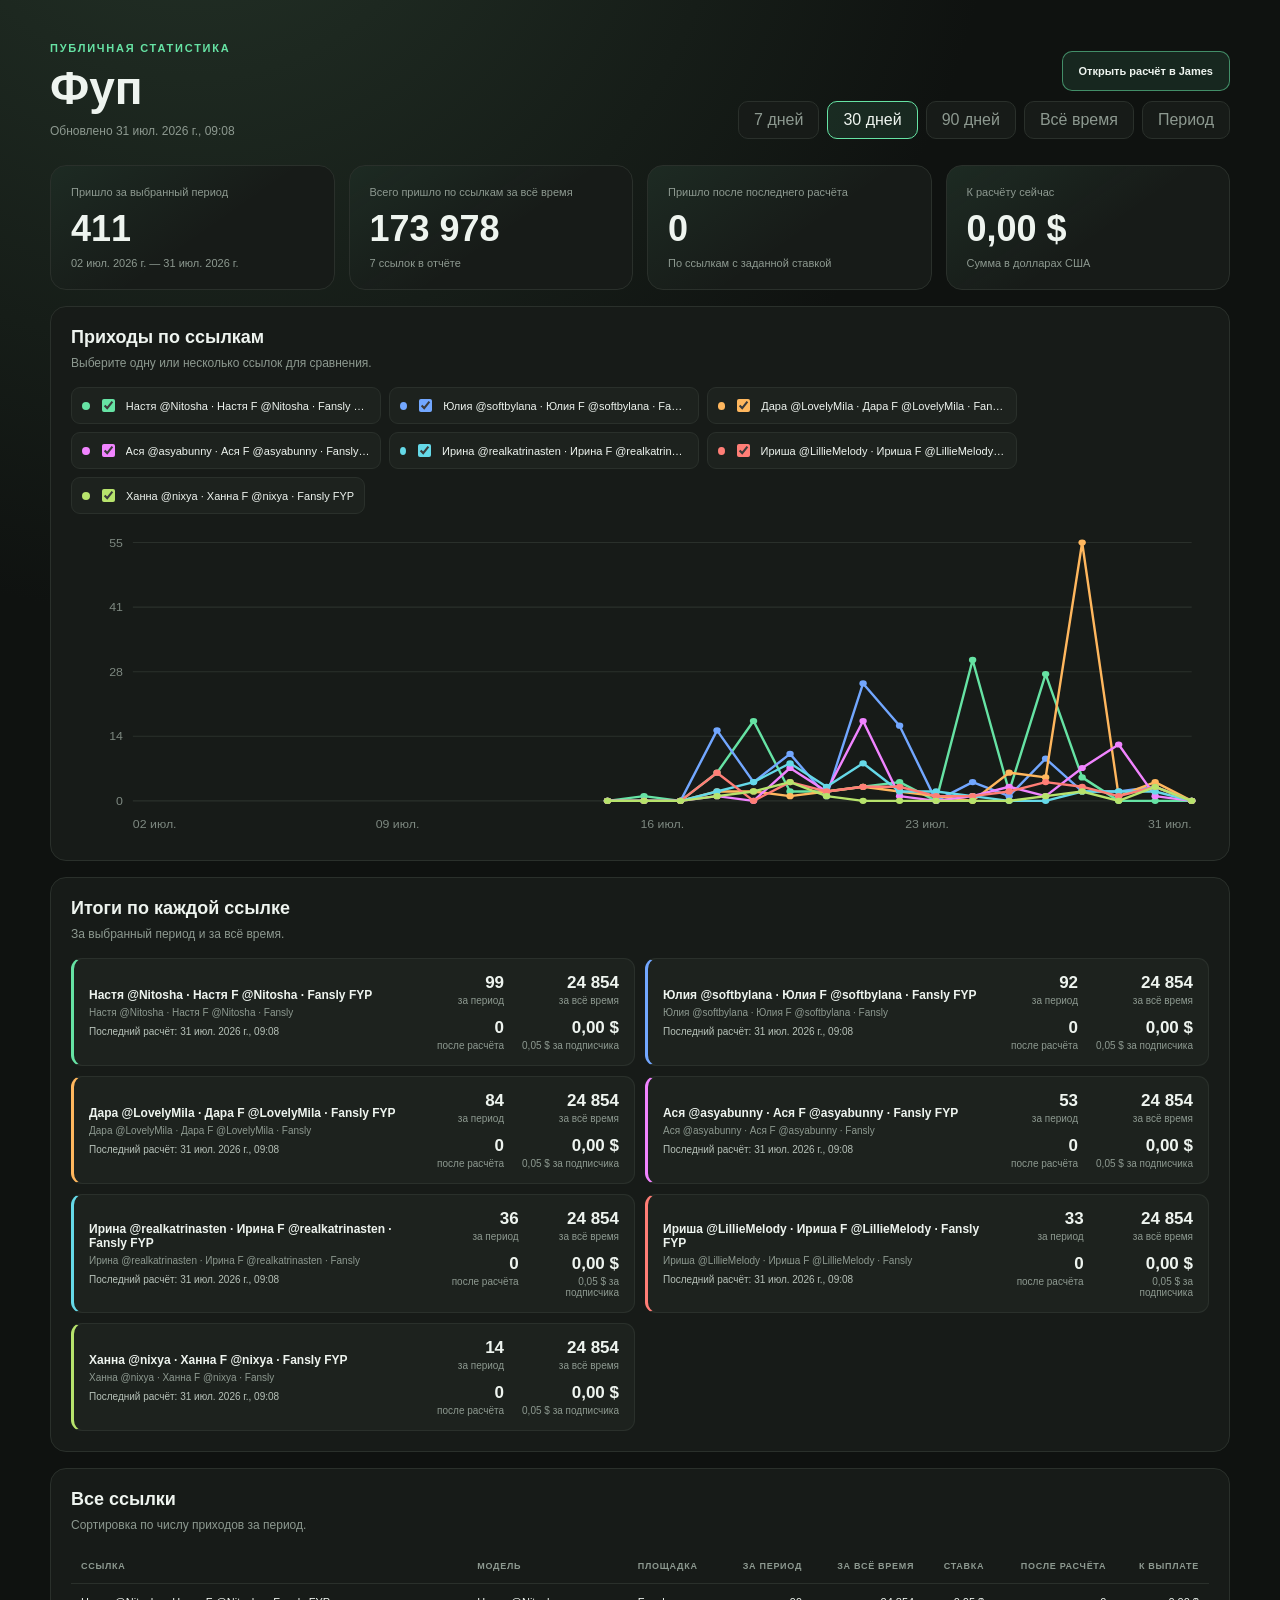
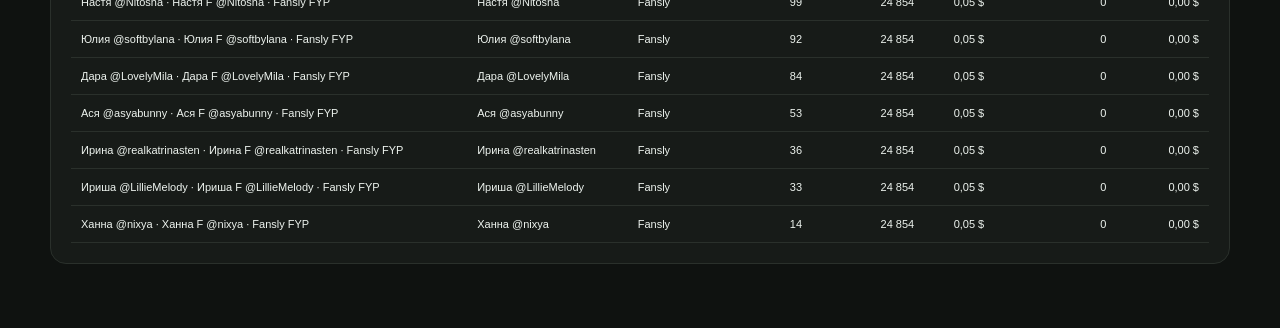
<file: shared/5/index.html>
<!doctype html>
<html lang="ru">
<head>
  <meta charset="utf-8">
  <meta name="viewport" content="width=device-width,initial-scale=1">
  <meta name="robots" content="noindex,nofollow">
  <meta name="referrer" content="no-referrer">
  <meta http-equiv="Content-Security-Policy" content="default-src 'none'; script-src 'unsafe-inline'; style-src 'unsafe-inline'; img-src data:; connect-src 'none'; font-src 'none'; object-src 'none'; base-uri 'none'; form-action 'none'">
  <title>Фуп · Статистика приходов</title>
  <style>
  :root{color-scheme:dark;--bg:#0f1210;--surface:#171b18;--surface-2:#1d221e;--line:#2a302b;--text:#eef4ef;--muted:#8d9990;--green:#66e3a4;--radius:16px;font-family:Inter,-apple-system,BlinkMacSystemFont,"Segoe UI",sans-serif}
  *{box-sizing:border-box}body{margin:0;background:radial-gradient(circle at 15% -10%,#243328 0,transparent 34%),var(--bg);color:var(--text)}button,input,a{font:inherit}.shell{width:min(1180px,calc(100% - 32px));margin:0 auto;padding:38px 0 64px}
  .eyebrow{color:var(--green);font-size:11px;font-weight:800;letter-spacing:.16em;text-transform:uppercase}.heading{display:flex;align-items:flex-end;justify-content:space-between;gap:24px;margin-bottom:26px}.heading h1{max-width:740px;margin:8px 0 9px;font-size:clamp(28px,4vw,46px);line-height:1.05}.muted{color:var(--muted);font-size:12px}.range-controls,.custom-range,.series-filters{display:flex;align-items:center;flex-wrap:wrap;gap:8px}
  .heading-actions{display:grid;justify-items:end;gap:10px}.manage-link{min-height:40px;display:inline-flex;align-items:center;padding:0 16px;border:1px solid rgba(102,227,164,.55);border-radius:10px;background:rgba(102,227,164,.1);color:var(--text);font-size:11px;font-weight:750;text-decoration:none}.manage-link:hover{background:rgba(102,227,164,.16)}
  .range-controls{justify-content:flex-end}.range-controls button,.custom-range button{min-height:38px;padding:0 15px;border:1px solid var(--line);border-radius:10px;background:var(--surface);color:var(--muted);cursor:pointer}.range-controls button.active{border-color:var(--green);background:rgba(102,227,164,.1);color:var(--text)}.custom-range{justify-content:flex-end;margin:-12px 0 18px}.custom-range[hidden]{display:none}.custom-range label{display:flex;align-items:center;gap:8px;color:var(--muted);font-size:11px}.custom-range input{height:38px;border:1px solid var(--line);border-radius:10px;background:var(--surface);color:var(--text);padding:0 10px}
  .metric-grid{display:grid;grid-template-columns:repeat(4,minmax(0,1fr));gap:14px}.metric{padding:20px;border:1px solid var(--line);border-radius:var(--radius);background:linear-gradient(145deg,rgba(102,227,164,.08),transparent 55%),var(--surface)}.metric span,.metric small{display:block;color:var(--muted);font-size:11px}.metric strong{display:block;margin:10px 0 7px;font-size:clamp(26px,3vw,36px)}
  .card{margin-top:16px;padding:20px;border:1px solid var(--line);border-radius:var(--radius);background:var(--surface)}.card-heading{display:flex;align-items:flex-start;justify-content:space-between;gap:18px;margin-bottom:16px}.card-heading h2{margin:0 0 5px;font-size:18px}.series-filters{margin-bottom:12px}.series-filter{--series-color:var(--green);display:flex;align-items:center;gap:8px;max-width:310px;padding:8px 10px;border:1px solid var(--line);border-radius:9px;background:var(--surface-2);font-size:11px;cursor:pointer}.series-filter:before{width:8px;height:8px;border-radius:50%;background:var(--series-color);content:""}.series-filter span{overflow:hidden;text-overflow:ellipsis;white-space:nowrap}.series-filter input{accent-color:var(--series-color)}
  #chart{position:relative;min-height:310px}#chart svg{width:100%;height:310px;overflow:visible}.grid-line{stroke:#2a302b;stroke-width:1}.axis-label{fill:#7d8880;font-size:10px}.chart-line{fill:none;stroke-width:2.4;stroke-linecap:round;stroke-linejoin:round;vector-effect:non-scaling-stroke}.chart-crosshair{stroke:rgba(238,244,239,.45);stroke-width:1;stroke-dasharray:4 4;vector-effect:non-scaling-stroke}.chart-hover-dot{stroke:var(--surface);stroke-width:2;vector-effect:non-scaling-stroke}.chart-hit-area{fill:transparent;cursor:crosshair;touch-action:pan-y}.chart-tooltip{position:absolute;z-index:2;min-width:190px;max-width:290px;padding:11px;border:1px solid #374039;border-radius:10px;background:rgba(15,18,16,.96);box-shadow:0 12px 34px rgba(0,0,0,.32);pointer-events:none}.chart-tooltip>strong{display:block;margin-bottom:8px;font-size:11px}.chart-tooltip-rows{display:grid;gap:6px}.chart-tooltip-rows>span{display:grid;grid-template-columns:8px minmax(0,1fr) auto;align-items:center;gap:7px;font-size:10px}.chart-tooltip-rows i{width:8px;height:8px;border-radius:50%}.chart-tooltip-rows span{overflow:hidden;color:var(--muted);text-overflow:ellipsis;white-space:nowrap}.chart-tooltip-rows b{font-variant-numeric:tabular-nums}.chart-empty{min-height:300px;display:grid;place-items:center;color:var(--muted)}
  .link-cards{display:grid;grid-template-columns:repeat(2,minmax(0,1fr));gap:10px}.link-card{--series-color:var(--green);display:flex;align-items:center;justify-content:space-between;gap:16px;padding:14px 15px;border:1px solid var(--line);border-left:3px solid var(--series-color);border-radius:11px;background:var(--surface-2)}.link-card>div:first-child{min-width:0}.link-card strong,.link-card small{display:block}.link-card strong{font-size:12px}.link-card small{margin-top:5px;color:var(--muted);font-size:10px}.link-card .settlement-meta{margin-top:8px;color:#b7c2b9}.link-card-values{display:grid;grid-template-columns:repeat(2,minmax(72px,auto));gap:12px 18px;text-align:right}.link-card-values b,.link-card-values small{display:block}.link-card-values b{font-size:17px}.link-card-values small{margin-top:2px}
  .table-wrap{overflow:auto}table{width:100%;border-collapse:collapse;font-size:11px}th,td{padding:12px 10px;border-bottom:1px solid var(--line);text-align:left;white-space:nowrap}th{color:var(--muted);font-size:9px;letter-spacing:.08em;text-transform:uppercase}.number{text-align:right;font-variant-numeric:tabular-nums}
  @media(max-width:960px){.metric-grid{grid-template-columns:repeat(2,minmax(0,1fr))}}
  @media(max-width:760px){.shell{width:min(100% - 20px,1180px);padding-top:24px}.heading{align-items:flex-start;flex-direction:column}.heading-actions{justify-items:start}.range-controls{justify-content:flex-start}.metric-grid,.link-cards{grid-template-columns:1fr}.card{padding:15px}.card-heading{flex-direction:column}.link-card{align-items:flex-start;flex-direction:column}.link-card-values{width:100%;text-align:left}#chart,#chart svg{min-height:250px;height:250px}}
</style>
</head>
<body>
  <main class="shell">
    <header class="heading">
      <div><span class="eyebrow">Публичная статистика</span><h1 id="reportName"></h1><span id="generatedAt" class="muted"></span></div>
      <div class="heading-actions">
        <a class="manage-link" href="https://james-online-app.zendard78.chatgpt.site/?tab=sharedReports&amp;report=5" target="_blank" rel="noopener noreferrer">Открыть расчёт в James</a>
        <div class="range-controls" aria-label="Период">
          <button type="button" data-range="7">7 дней</button>
          <button class="active" type="button" data-range="30">30 дней</button>
          <button type="button" data-range="90">90 дней</button>
          <button type="button" data-range="all">Всё время</button>
          <button type="button" data-range="custom">Период</button>
        </div>
      </div>
    </header>
    <div id="customRange" class="custom-range" hidden><label>С даты <input id="dateFrom" type="date"></label><label>По дату <input id="dateTo" type="date"></label><button id="applyRange" type="button">Применить</button></div>
    <section class="metric-grid">
      <article class="metric"><span>Пришло за выбранный период</span><strong id="periodTotal">0</strong><small id="rangeLabel"></small></article>
      <article class="metric"><span>Всего пришло по ссылкам за всё время</span><strong id="allTimeTotal">0</strong><small>7 ссылок в отчёте</small></article>
      <article class="metric"><span>Пришло после последнего расчёта</span><strong id="dueSubscribersTotal">0</strong><small>По ссылкам с заданной ставкой</small></article>
      <article class="metric"><span>К расчёту сейчас</span><strong id="dueAmountTotal">$0</strong><small>Сумма в долларах США</small></article>
    </section>
    <section class="card"><div class="card-heading"><div><h2>Приходы по ссылкам</h2><span class="muted">Выберите одну или несколько ссылок для сравнения.</span></div></div><div id="seriesFilters" class="series-filters"></div><div id="chart" role="img" aria-label="График приходов по ссылкам"></div></section>
    <section class="card"><div class="card-heading"><div><h2>Итоги по каждой ссылке</h2><span class="muted">За выбранный период и за всё время.</span></div></div><div id="linkCards" class="link-cards"></div></section>
    <section class="card"><div class="card-heading"><div><h2>Все ссылки</h2><span class="muted">Сортировка по числу приходов за период.</span></div></div><div class="table-wrap"><table><thead><tr><th>Ссылка</th><th>Модель</th><th>Площадка</th><th class="number">За период</th><th class="number">За всё время</th><th class="number">Ставка</th><th class="number">После расчёта</th><th class="number">К выплате</th></tr></thead><tbody id="reportRows"></tbody></table></div></section>
  </main>
  <script id="report-data" type="application/json">{"schemaVersion":2,"name":"Фуп","generatedAt":"2026-07-31T09:08:29.862Z","managementUrl":"https://james-online-app.zendard78.chatgpt.site/?tab=sharedReports&report=5","series":[{"id":"5571b879-e197-4fa4-8a8e-0ea846f3043e:fansly fyp","modelId":"cf2edc68-147a-4d9d-b8b1-5f0ba461cb7d","modelName":"Настя @Nitosha","pageId":"5571b879-e197-4fa4-8a8e-0ea846f3043e","pageName":"Настя F @Nitosha","platform":"fansly","label":"Настя @Nitosha · Настя F @Nitosha · Fansly FYP","color":"#66e3a4","values":[{"date":"2026-07-15","value":0},{"date":"2026-07-16","value":1},{"date":"2026-07-17","value":0},{"date":"2026-07-18","value":6},{"date":"2026-07-19","value":17},{"date":"2026-07-20","value":2},{"date":"2026-07-21","value":2},{"date":"2026-07-22","value":3},{"date":"2026-07-23","value":4},{"date":"2026-07-24","value":0},{"date":"2026-07-25","value":30},{"date":"2026-07-26","value":2},{"date":"2026-07-27","value":27},{"date":"2026-07-28","value":5},{"date":"2026-07-29","value":0},{"date":"2026-07-30","value":0},{"date":"2026-07-31","value":0}],"total":24854,"payout":{"rate":0.05,"settledTotal":24854,"settledAt":"2026-07-31T09:08:10.716Z","dueSubscribers":0,"dueAmount":0}},{"id":"2628a792-2bde-4e3d-8989-bed72c0b6566:fansly fyp","modelId":"9013817f-9f69-4c28-8854-bd2b3825bc24","modelName":"Юлия @softbylana","pageId":"2628a792-2bde-4e3d-8989-bed72c0b6566","pageName":"Юлия F @softbylana","platform":"fansly","label":"Юлия @softbylana · Юлия F @softbylana · Fansly FYP","color":"#72a7ff","values":[{"date":"2026-07-15","value":0},{"date":"2026-07-16","value":0},{"date":"2026-07-17","value":0},{"date":"2026-07-18","value":15},{"date":"2026-07-19","value":4},{"date":"2026-07-20","value":10},{"date":"2026-07-21","value":1},{"date":"2026-07-22","value":25},{"date":"2026-07-23","value":16},{"date":"2026-07-24","value":0},{"date":"2026-07-25","value":4},{"date":"2026-07-26","value":1},{"date":"2026-07-27","value":9},{"date":"2026-07-28","value":2},{"date":"2026-07-29","value":2},{"date":"2026-07-30","value":3},{"date":"2026-07-31","value":0}],"total":24854,"payout":{"rate":0.05,"settledTotal":24854,"settledAt":"2026-07-31T09:08:10.716Z","dueSubscribers":0,"dueAmount":0}},{"id":"c6f4500e-cf56-4e86-ae31-23d40a24edfb:fansly fyp","modelId":"13bb1cb4-13cf-4010-a702-0ddfe2206d7c","modelName":"Дара @LovelyMila","pageId":"c6f4500e-cf56-4e86-ae31-23d40a24edfb","pageName":"Дара F @LovelyMila","platform":"fansly","label":"Дара @LovelyMila · Дара F @LovelyMila · Fansly FYP","color":"#ffb75e","values":[{"date":"2026-07-15","value":0},{"date":"2026-07-16","value":0},{"date":"2026-07-17","value":0},{"date":"2026-07-18","value":2},{"date":"2026-07-19","value":2},{"date":"2026-07-20","value":1},{"date":"2026-07-21","value":2},{"date":"2026-07-22","value":3},{"date":"2026-07-23","value":2},{"date":"2026-07-24","value":1},{"date":"2026-07-25","value":0},{"date":"2026-07-26","value":6},{"date":"2026-07-27","value":5},{"date":"2026-07-28","value":55},{"date":"2026-07-29","value":1},{"date":"2026-07-30","value":4},{"date":"2026-07-31","value":0}],"total":24854,"payout":{"rate":0.05,"settledTotal":24854,"settledAt":"2026-07-31T09:08:10.716Z","dueSubscribers":0,"dueAmount":0}},{"id":"713e6646-3016-4434-a898-e60ccaa2d06c:fansly fyp","modelId":"fae238ca-3ecc-47d4-a1bc-716b43638222","modelName":"Ася @asyabunny","pageId":"713e6646-3016-4434-a898-e60ccaa2d06c","pageName":"Ася F @asyabunny","platform":"fansly","label":"Ася @asyabunny · Ася F @asyabunny · Fansly FYP","color":"#f184ff","values":[{"date":"2026-07-15","value":0},{"date":"2026-07-16","value":0},{"date":"2026-07-17","value":0},{"date":"2026-07-18","value":1},{"date":"2026-07-19","value":0},{"date":"2026-07-20","value":7},{"date":"2026-07-21","value":2},{"date":"2026-07-22","value":17},{"date":"2026-07-23","value":1},{"date":"2026-07-24","value":0},{"date":"2026-07-25","value":1},{"date":"2026-07-26","value":3},{"date":"2026-07-27","value":1},{"date":"2026-07-28","value":7},{"date":"2026-07-29","value":12},{"date":"2026-07-30","value":1},{"date":"2026-07-31","value":0}],"total":24854,"payout":{"rate":0.05,"settledTotal":24854,"settledAt":"2026-07-31T09:08:10.716Z","dueSubscribers":0,"dueAmount":0}},{"id":"49acd439-4447-4908-90d1-5a61d3c16a18:fansly fyp","modelId":"d689958d-43ad-4446-be5f-8261a4da7672","modelName":"Ирина @realkatrinasten","pageId":"49acd439-4447-4908-90d1-5a61d3c16a18","pageName":"Ирина F @realkatrinasten","platform":"fansly","label":"Ирина @realkatrinasten · Ирина F @realkatrinasten · Fansly FYP","color":"#65d9e8","values":[{"date":"2026-07-15","value":0},{"date":"2026-07-16","value":0},{"date":"2026-07-17","value":0},{"date":"2026-07-18","value":2},{"date":"2026-07-19","value":4},{"date":"2026-07-20","value":8},{"date":"2026-07-21","value":3},{"date":"2026-07-22","value":8},{"date":"2026-07-23","value":2},{"date":"2026-07-24","value":2},{"date":"2026-07-25","value":1},{"date":"2026-07-26","value":0},{"date":"2026-07-27","value":0},{"date":"2026-07-28","value":2},{"date":"2026-07-29","value":2},{"date":"2026-07-30","value":2},{"date":"2026-07-31","value":0}],"total":24854,"payout":{"rate":0.05,"settledTotal":24854,"settledAt":"2026-07-31T09:08:10.716Z","dueSubscribers":0,"dueAmount":0}},{"id":"d2e102aa-1d08-4e2f-b050-78a423e29263:fansly fyp","modelId":"0329d527-8abb-4ec7-b091-08b0401816fc","modelName":"Ириша @LillieMelody","pageId":"d2e102aa-1d08-4e2f-b050-78a423e29263","pageName":"Ириша F @LillieMelody","platform":"fansly","label":"Ириша @LillieMelody · Ириша F @LillieMelody · Fansly FYP","color":"#ff7e76","values":[{"date":"2026-07-15","value":0},{"date":"2026-07-16","value":0},{"date":"2026-07-17","value":0},{"date":"2026-07-18","value":6},{"date":"2026-07-19","value":0},{"date":"2026-07-20","value":4},{"date":"2026-07-21","value":2},{"date":"2026-07-22","value":3},{"date":"2026-07-23","value":3},{"date":"2026-07-24","value":1},{"date":"2026-07-25","value":1},{"date":"2026-07-26","value":2},{"date":"2026-07-27","value":4},{"date":"2026-07-28","value":3},{"date":"2026-07-29","value":1},{"date":"2026-07-30","value":3},{"date":"2026-07-31","value":0}],"total":24854,"payout":{"rate":0.05,"settledTotal":24854,"settledAt":"2026-07-31T09:08:10.716Z","dueSubscribers":0,"dueAmount":0}},{"id":"f61418a9-6b61-453d-8aac-5c645e225f4b:fansly fyp","modelId":"574b665e-dfa5-4836-af22-f07108f8e438","modelName":"Ханна @nixya","pageId":"f61418a9-6b61-453d-8aac-5c645e225f4b","pageName":"Ханна F @nixya","platform":"fansly","label":"Ханна @nixya · Ханна F @nixya · Fansly FYP","color":"#b7e36c","values":[{"date":"2026-07-15","value":0},{"date":"2026-07-16","value":0},{"date":"2026-07-17","value":0},{"date":"2026-07-18","value":1},{"date":"2026-07-19","value":2},{"date":"2026-07-20","value":4},{"date":"2026-07-21","value":1},{"date":"2026-07-22","value":0},{"date":"2026-07-23","value":0},{"date":"2026-07-24","value":0},{"date":"2026-07-25","value":0},{"date":"2026-07-26","value":0},{"date":"2026-07-27","value":1},{"date":"2026-07-28","value":2},{"date":"2026-07-29","value":0},{"date":"2026-07-30","value":3},{"date":"2026-07-31","value":0}],"total":24854,"payout":{"rate":0.05,"settledTotal":24854,"settledAt":"2026-07-31T09:08:10.716Z","dueSubscribers":0,"dueAmount":0}}]}</script>
  <script>(function publicReportApp() {
  const report = JSON.parse(document.querySelector("#report-data").textContent);
  const selected = new Set(report.series.map((item) => item.id));
  const allDates = report.series.flatMap((item) => item.values.map((entry) => entry.date)).sort();
  const lastDate = allDates.at(-1) || new Date().toISOString().slice(0, 10);
  const firstDate = allDates[0] || lastDate;
  let rangeMode = "30";

  const $ = (selector) => document.querySelector(selector);
  const formatNumber = (value) => new Intl.NumberFormat("ru-RU").format(Number(value) || 0);
  const formatCurrency = (value) => new Intl.NumberFormat("ru-RU", {
    style: "currency",
    currency: "USD",
    minimumFractionDigits: 2,
    maximumFractionDigits: 2
  }).format(Number(value) || 0);
  const formatDate = (value, includeYear = true) => new Intl.DateTimeFormat("ru-RU", {
    day: "2-digit",
    month: "short",
    ...(includeYear ? { year: "numeric" } : {})
  }).format(new Date(value + "T12:00:00"));
  const formatTimestamp = (value) => value
    ? new Intl.DateTimeFormat("ru-RU", {
        dateStyle: "medium",
        timeStyle: "short"
      }).format(new Date(value))
    : "Расчётов ещё не было";
  const addDays = (value, amount) => {
    const date = new Date(value + "T12:00:00");
    date.setDate(date.getDate() + amount);
    return date.toISOString().slice(0, 10);
  };
  const forms = (value) => {
    const number = Math.abs(Number(value)) % 100;
    const last = number % 10;
    return number > 10 && number < 20 ? "фанов" : last === 1 ? "фан" : last > 1 && last < 5 ? "фана" : "фанов";
  };

  function activeRange() {
    if (rangeMode === "all") return { from: firstDate, to: lastDate };
    if (rangeMode === "custom") return { from: $("#dateFrom").value, to: $("#dateTo").value };
    return { from: addDays(lastDate, -(Number(rangeMode) - 1)), to: lastDate };
  }

  function valuesInRange(item, range) {
    return item.values.filter((entry) => entry.date >= range.from && entry.date <= range.to);
  }

  function totalInRange(item, range) {
    return valuesInRange(item, range).reduce((sum, entry) => sum + entry.value, 0);
  }

  function renderFilters() {
    const fragment = document.createDocumentFragment();
    report.series.forEach((item) => {
      const label = document.createElement("label");
      label.className = "series-filter";
      label.style.setProperty("--series-color", item.color);
      const input = document.createElement("input");
      input.type = "checkbox";
      input.checked = selected.has(item.id);
      input.addEventListener("change", () => {
        if (input.checked) selected.add(item.id); else selected.delete(item.id);
        render();
      });
      const copy = document.createElement("span");
      copy.textContent = item.label;
      label.append(input, copy);
      fragment.append(label);
    });
    $("#seriesFilters").replaceChildren(fragment);
  }

  function renderChart(range) {
    const series = report.series.filter((item) => selected.has(item.id)).map((item) => ({
      ...item,
      values: valuesInRange(item, range)
    }));
    const points = series.flatMap((item) => item.values);
    if (!points.length) {
      const empty = document.createElement("div");
      empty.className = "chart-empty";
      empty.textContent = "Нет данных для выбранного периода";
      $("#chart").replaceChildren(empty);
      return;
    }
    const ns = "http://www.w3.org/2000/svg";
    const svg = document.createElementNS(ns, "svg");
    svg.setAttribute("viewBox", "0 0 920 300");
    svg.setAttribute("preserveAspectRatio", "none");
    const left = 50;
    const right = 14;
    const top = 16;
    const bottom = 34;
    const width = 920 - left - right;
    const height = 300 - top - bottom;
    const start = new Date(range.from + "T00:00:00Z").getTime();
    const end = new Date(range.to + "T00:00:00Z").getTime();
    const span = Math.max(86400000, end - start);
    const maximum = Math.max(1, ...points.map((entry) => Number(entry.value) || 0));
    const x = (date) => left + ((new Date(date + "T00:00:00Z").getTime() - start) / span) * width;
    const y = (value) => top + height - (Number(value) / maximum) * height;

    for (let index = 0; index <= 4; index += 1) {
      const ratio = index / 4;
      const gridY = top + ratio * height;
      const line = document.createElementNS(ns, "line");
      line.setAttribute("x1", left);
      line.setAttribute("x2", left + width);
      line.setAttribute("y1", gridY);
      line.setAttribute("y2", gridY);
      line.setAttribute("class", "grid-line");
      const label = document.createElementNS(ns, "text");
      label.setAttribute("x", left - 8);
      label.setAttribute("y", gridY + 4);
      label.setAttribute("text-anchor", "end");
      label.setAttribute("class", "axis-label");
      label.textContent = formatNumber(Math.round(maximum * (1 - ratio)));
      svg.append(line, label);
    }
    for (let index = 0; index <= 4; index += 1) {
      const ratio = index / 4;
      const date = new Date(start + (end - start) * ratio).toISOString().slice(0, 10);
      const label = document.createElementNS(ns, "text");
      label.setAttribute("x", left + width * ratio);
      label.setAttribute("y", 292);
      label.setAttribute("text-anchor", index === 0 ? "start" : index === 4 ? "end" : "middle");
      label.setAttribute("class", "axis-label");
      label.textContent = formatDate(date, false);
      svg.append(label);
    }
    series.forEach((item) => {
      if (!item.values.length) return;
      const path = document.createElementNS(ns, "path");
      path.setAttribute("d", item.values.map((entry, index) => (index ? "L" : "M") + x(entry.date).toFixed(2) + "," + y(entry.value).toFixed(2)).join(" "));
      path.setAttribute("class", "chart-line");
      path.setAttribute("stroke", item.color);
      svg.append(path);
      const dotStep = Math.max(1, Math.ceil(item.values.length / 70));
      item.values.forEach((entry, index) => {
        if (index % dotStep && index !== item.values.length - 1) return;
        const dot = document.createElementNS(ns, "circle");
        dot.setAttribute("cx", x(entry.date));
        dot.setAttribute("cy", y(entry.value));
        dot.setAttribute("r", 3);
        dot.setAttribute("fill", item.color);
        const title = document.createElementNS(ns, "title");
        title.textContent = item.label + " · " + formatDate(entry.date) + " · " + formatNumber(entry.value) + " " + forms(entry.value);
        dot.append(title);
        svg.append(dot);
      });
    });
    const crosshair = document.createElementNS(ns, "line");
    crosshair.setAttribute("y1", top);
    crosshair.setAttribute("y2", top + height);
    crosshair.setAttribute("class", "chart-crosshair");
    crosshair.style.display = "none";
    svg.append(crosshair);

    const hoverDots = series.map((item) => {
      const dot = document.createElementNS(ns, "circle");
      dot.setAttribute("r", 4.5);
      dot.setAttribute("fill", item.color);
      dot.setAttribute("class", "chart-hover-dot");
      dot.style.display = "none";
      svg.append(dot);
      return { item, dot };
    });
    const hitArea = document.createElementNS(ns, "rect");
    hitArea.setAttribute("x", left);
    hitArea.setAttribute("y", top);
    hitArea.setAttribute("width", width);
    hitArea.setAttribute("height", height);
    hitArea.setAttribute("class", "chart-hit-area");
    svg.append(hitArea);

    const tooltip = document.createElement("div");
    tooltip.className = "chart-tooltip";
    tooltip.hidden = true;
    const dates = [...new Set(points.map((entry) => entry.date))].sort();
    const chart = $("#chart");
    const hideTooltip = () => {
      tooltip.hidden = true;
      crosshair.style.display = "none";
      hoverDots.forEach(({ dot }) => { dot.style.display = "none"; });
    };
    const showTooltip = (event) => {
      const bounds = svg.getBoundingClientRect();
      if (!bounds.width || !dates.length) return;
      const pointerRatio = Math.max(
        0,
        Math.min(1, (event.clientX - bounds.left) / bounds.width)
      );
      const pointerTime = start + pointerRatio * (end - start);
      const date = dates.reduce((nearest, candidate) =>
        Math.abs(new Date(candidate + "T00:00:00Z").getTime() - pointerTime) <
        Math.abs(new Date(nearest + "T00:00:00Z").getTime() - pointerTime)
          ? candidate
          : nearest
      );
      const viewX = x(date);
      crosshair.setAttribute("x1", viewX);
      crosshair.setAttribute("x2", viewX);
      crosshair.style.display = "";

      const title = document.createElement("strong");
      title.textContent = formatDate(date);
      const rows = document.createElement("div");
      rows.className = "chart-tooltip-rows";
      hoverDots.forEach(({ item, dot }) => {
        const value = item.values.find((entry) => entry.date === date)?.value || 0;
        dot.setAttribute("cx", viewX);
        dot.setAttribute("cy", y(value));
        dot.style.display = "";
        const row = document.createElement("span");
        const marker = document.createElement("i");
        marker.style.background = item.color;
        const label = document.createElement("span");
        label.textContent = item.label;
        const amount = document.createElement("b");
        amount.textContent = formatNumber(value);
        row.append(marker, label, amount);
        rows.append(row);
      });
      tooltip.replaceChildren(title, rows);
      tooltip.hidden = false;
      const chartBounds = chart.getBoundingClientRect();
      const desiredLeft = event.clientX - chartBounds.left + 14;
      const maxLeft = Math.max(8, chartBounds.width - tooltip.offsetWidth - 8);
      tooltip.style.left = Math.min(maxLeft, Math.max(8, desiredLeft)) + "px";
      tooltip.style.top = "12px";
    };
    hitArea.addEventListener("pointermove", showTooltip);
    hitArea.addEventListener("pointerleave", hideTooltip);
    chart.replaceChildren(svg, tooltip);
  }

  function renderCards(range) {
    const cards = report.series.map((item) => {
      const card = document.createElement("article");
      card.className = "link-card";
      card.style.setProperty("--series-color", item.color);
      const heading = document.createElement("div");
      const label = document.createElement("strong");
      label.textContent = item.label;
      const meta = document.createElement("small");
      meta.textContent = item.modelName + " · " + item.pageName + " · " + (item.platform === "fansly" ? "Fansly" : "OnlyFans");
      heading.append(label, meta);
      const values = document.createElement("div");
      values.className = "link-card-values";
      const period = document.createElement("span");
      period.innerHTML = "<b>" + formatNumber(totalInRange(item, range)) + "</b><small>за период</small>";
      const all = document.createElement("span");
      all.innerHTML = "<b>" + formatNumber(item.total) + "</b><small>за всё время</small>";
      values.append(period, all);
      if (item.payout?.rate > 0) {
        const sinceSettlement = document.createElement("span");
        sinceSettlement.innerHTML =
          "<b>" + formatNumber(item.payout.dueSubscribers) +
          "</b><small>после расчёта</small>";
        const due = document.createElement("span");
        due.innerHTML =
          "<b>" + formatCurrency(item.payout.dueAmount) +
          "</b><small>" + formatCurrency(item.payout.rate) +
          " за подписчика</small>";
        values.append(sinceSettlement, due);
        const settlement = document.createElement("small");
        settlement.className = "settlement-meta";
        settlement.textContent =
          "Последний расчёт: " + formatTimestamp(item.payout.settledAt);
        heading.append(settlement);
      }
      card.append(heading, values);
      return card;
    });
    $("#linkCards").replaceChildren(...cards);
  }

  function renderTable(range) {
    const rows = [...report.series]
      .sort((left, right) => totalInRange(right, range) - totalInRange(left, range))
      .map((item) => {
        const row = document.createElement("tr");
        [
          item.label,
          item.modelName,
          item.platform === "fansly" ? "Fansly" : "OnlyFans",
          formatNumber(totalInRange(item, range)),
          formatNumber(item.total),
          item.payout?.rate > 0
            ? formatCurrency(item.payout.rate)
            : "—",
          item.payout?.rate > 0
            ? formatNumber(item.payout.dueSubscribers)
            : "—",
          item.payout?.rate > 0
            ? formatCurrency(item.payout.dueAmount)
            : "—"
        ].forEach((value, index) => {
          const cell = document.createElement("td");
          cell.textContent = value;
          if (index > 2) cell.className = "number";
          row.append(cell);
        });
        return row;
      });
    $("#reportRows").replaceChildren(...rows);
  }

  function render() {
    const range = activeRange();
    if (!range.from || !range.to || range.from > range.to) return;
    const periodTotal = report.series.reduce((sum, item) => sum + totalInRange(item, range), 0);
    const allTimeTotal = report.series.reduce((sum, item) => sum + item.total, 0);
    const dueSubscribers = report.series.reduce(
      (sum, item) => sum + (Number(item.payout?.dueSubscribers) || 0),
      0
    );
    const dueAmount = report.series.reduce(
      (sum, item) => sum + (Number(item.payout?.dueAmount) || 0),
      0
    );
    $("#periodTotal").textContent = formatNumber(periodTotal);
    $("#allTimeTotal").textContent = formatNumber(allTimeTotal);
    $("#dueSubscribersTotal").textContent = formatNumber(dueSubscribers);
    $("#dueAmountTotal").textContent = formatCurrency(dueAmount);
    $("#rangeLabel").textContent = formatDate(range.from) + " — " + formatDate(range.to);
    renderFilters();
    renderChart(range);
    renderCards(range);
    renderTable(range);
  }

  $("#reportName").textContent = report.name;
  $("#generatedAt").textContent = "Обновлено " + new Intl.DateTimeFormat("ru-RU", { dateStyle: "medium", timeStyle: "short" }).format(new Date(report.generatedAt));
  $("#dateFrom").value = firstDate;
  $("#dateTo").value = lastDate;
  document.querySelectorAll("[data-range]").forEach((button) => button.addEventListener("click", () => {
    rangeMode = button.dataset.range;
    document.querySelectorAll("[data-range]").forEach((item) => item.classList.toggle("active", item === button));
    $("#customRange").hidden = rangeMode !== "custom";
    if (rangeMode !== "custom") render();
  }));
  $("#applyRange").addEventListener("click", render);
  render();
})();</script>
</body>
</html>
</file>
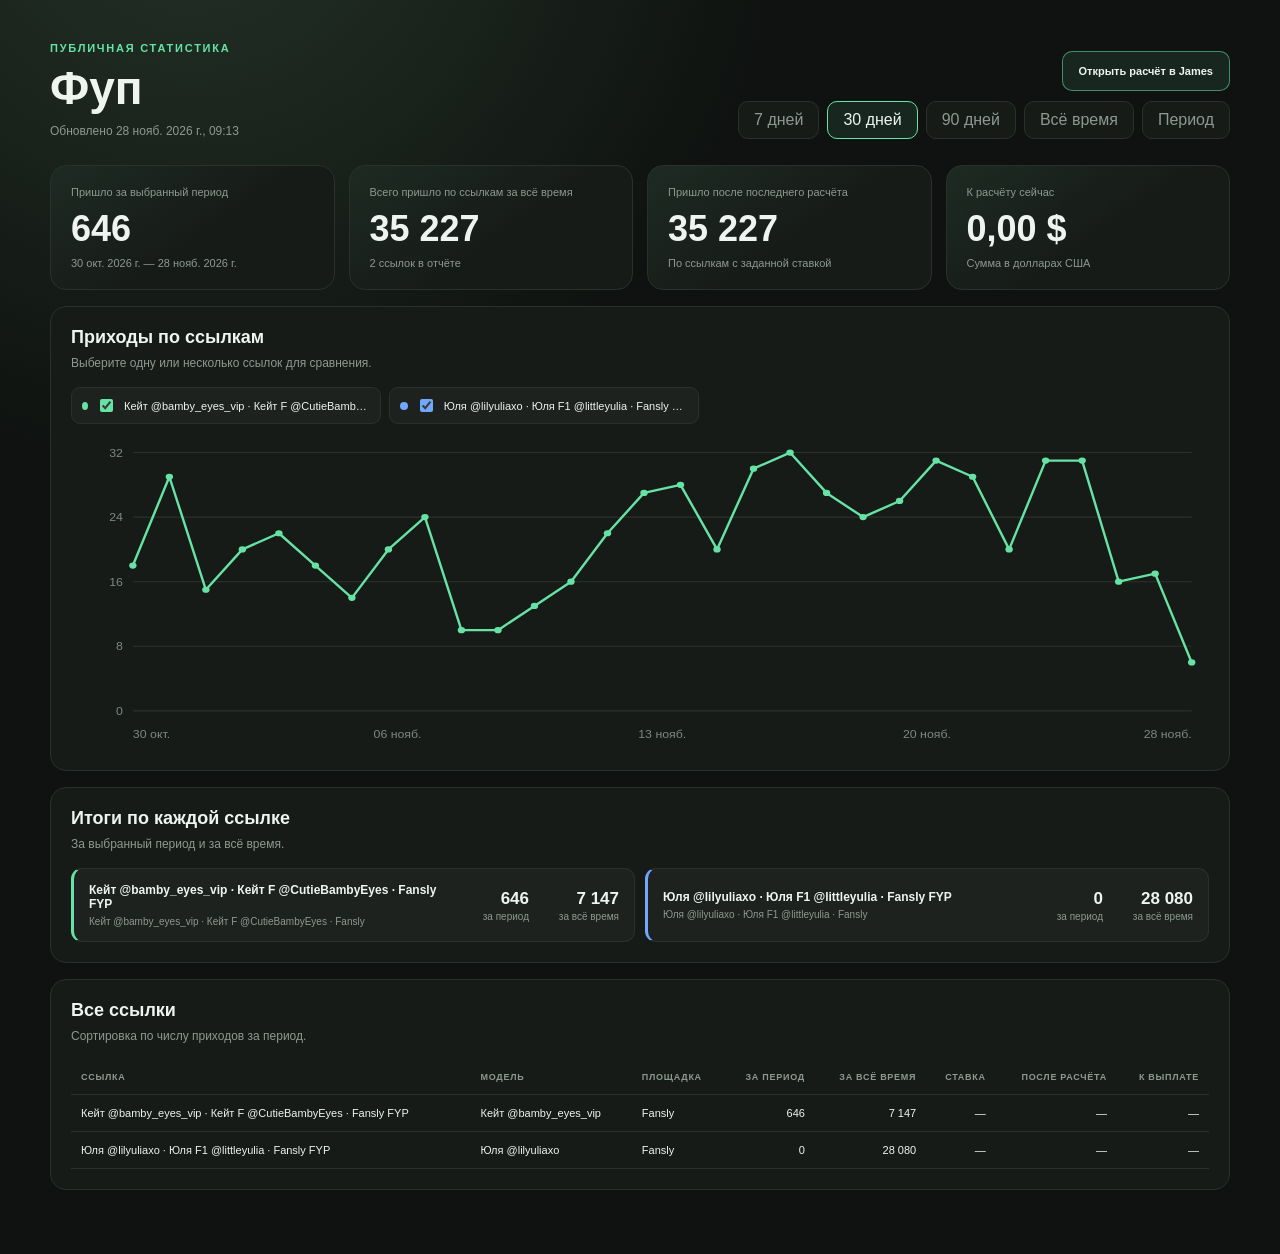
<file: shared/6/index.html>
<!doctype html>
<html lang="ru">
<head>
  <meta charset="utf-8">
  <meta name="viewport" content="width=device-width,initial-scale=1">
  <meta name="robots" content="noindex,nofollow">
  <meta name="referrer" content="no-referrer">
  <meta http-equiv="Content-Security-Policy" content="default-src 'none'; script-src 'unsafe-inline'; style-src 'unsafe-inline'; img-src data:; connect-src 'none'; font-src 'none'; object-src 'none'; base-uri 'none'; form-action 'none'">
  <title>Фуп · Статистика приходов</title>
  <style>
  :root{color-scheme:dark;--bg:#0f1210;--surface:#171b18;--surface-2:#1d221e;--line:#2a302b;--text:#eef4ef;--muted:#8d9990;--green:#66e3a4;--radius:16px;font-family:Inter,-apple-system,BlinkMacSystemFont,"Segoe UI",sans-serif}
  *{box-sizing:border-box}body{margin:0;background:radial-gradient(circle at 15% -10%,#243328 0,transparent 34%),var(--bg);color:var(--text)}button,input,a{font:inherit}.shell{width:min(1180px,calc(100% - 32px));margin:0 auto;padding:38px 0 64px}
  .eyebrow{color:var(--green);font-size:11px;font-weight:800;letter-spacing:.16em;text-transform:uppercase}.heading{display:flex;align-items:flex-end;justify-content:space-between;gap:24px;margin-bottom:26px}.heading h1{max-width:740px;margin:8px 0 9px;font-size:clamp(28px,4vw,46px);line-height:1.05}.muted{color:var(--muted);font-size:12px}.range-controls,.custom-range,.series-filters{display:flex;align-items:center;flex-wrap:wrap;gap:8px}
  .heading-actions{display:grid;justify-items:end;gap:10px}.manage-link{min-height:40px;display:inline-flex;align-items:center;padding:0 16px;border:1px solid rgba(102,227,164,.55);border-radius:10px;background:rgba(102,227,164,.1);color:var(--text);font-size:11px;font-weight:750;text-decoration:none}.manage-link:hover{background:rgba(102,227,164,.16)}
  .range-controls{justify-content:flex-end}.range-controls button,.custom-range button{min-height:38px;padding:0 15px;border:1px solid var(--line);border-radius:10px;background:var(--surface);color:var(--muted);cursor:pointer}.range-controls button.active{border-color:var(--green);background:rgba(102,227,164,.1);color:var(--text)}.custom-range{justify-content:flex-end;margin:-12px 0 18px}.custom-range[hidden]{display:none}.custom-range label{display:flex;align-items:center;gap:8px;color:var(--muted);font-size:11px}.custom-range input{height:38px;border:1px solid var(--line);border-radius:10px;background:var(--surface);color:var(--text);padding:0 10px}
  .metric-grid{display:grid;grid-template-columns:repeat(4,minmax(0,1fr));gap:14px}.metric{padding:20px;border:1px solid var(--line);border-radius:var(--radius);background:linear-gradient(145deg,rgba(102,227,164,.08),transparent 55%),var(--surface)}.metric span,.metric small{display:block;color:var(--muted);font-size:11px}.metric strong{display:block;margin:10px 0 7px;font-size:clamp(26px,3vw,36px)}
  .card{margin-top:16px;padding:20px;border:1px solid var(--line);border-radius:var(--radius);background:var(--surface)}.card-heading{display:flex;align-items:flex-start;justify-content:space-between;gap:18px;margin-bottom:16px}.card-heading h2{margin:0 0 5px;font-size:18px}.series-filters{margin-bottom:12px}.series-filter{--series-color:var(--green);display:flex;align-items:center;gap:8px;max-width:310px;padding:8px 10px;border:1px solid var(--line);border-radius:9px;background:var(--surface-2);font-size:11px;cursor:pointer}.series-filter:before{width:8px;height:8px;border-radius:50%;background:var(--series-color);content:""}.series-filter span{overflow:hidden;text-overflow:ellipsis;white-space:nowrap}.series-filter input{accent-color:var(--series-color)}
  #chart{position:relative;min-height:310px}#chart svg{width:100%;height:310px;overflow:visible}.grid-line{stroke:#2a302b;stroke-width:1}.axis-label{fill:#7d8880;font-size:10px}.chart-line{fill:none;stroke-width:2.4;stroke-linecap:round;stroke-linejoin:round;vector-effect:non-scaling-stroke}.chart-crosshair{stroke:rgba(238,244,239,.45);stroke-width:1;stroke-dasharray:4 4;vector-effect:non-scaling-stroke}.chart-hover-dot{stroke:var(--surface);stroke-width:2;vector-effect:non-scaling-stroke}.chart-hit-area{fill:transparent;cursor:crosshair;touch-action:pan-y}.chart-tooltip{position:absolute;z-index:2;min-width:190px;max-width:290px;padding:11px;border:1px solid #374039;border-radius:10px;background:rgba(15,18,16,.96);box-shadow:0 12px 34px rgba(0,0,0,.32);pointer-events:none}.chart-tooltip>strong{display:block;margin-bottom:8px;font-size:11px}.chart-tooltip-rows{display:grid;gap:6px}.chart-tooltip-rows>span{display:grid;grid-template-columns:8px minmax(0,1fr) auto;align-items:center;gap:7px;font-size:10px}.chart-tooltip-rows i{width:8px;height:8px;border-radius:50%}.chart-tooltip-rows span{overflow:hidden;color:var(--muted);text-overflow:ellipsis;white-space:nowrap}.chart-tooltip-rows b{font-variant-numeric:tabular-nums}.chart-empty{min-height:300px;display:grid;place-items:center;color:var(--muted)}
  .link-cards{display:grid;grid-template-columns:repeat(2,minmax(0,1fr));gap:10px}.link-card{--series-color:var(--green);display:flex;align-items:center;justify-content:space-between;gap:16px;padding:14px 15px;border:1px solid var(--line);border-left:3px solid var(--series-color);border-radius:11px;background:var(--surface-2)}.link-card>div:first-child{min-width:0}.link-card strong,.link-card small{display:block}.link-card strong{font-size:12px}.link-card small{margin-top:5px;color:var(--muted);font-size:10px}.link-card .settlement-meta{margin-top:8px;color:#b7c2b9}.link-card-values{display:grid;grid-template-columns:repeat(2,minmax(72px,auto));gap:12px 18px;text-align:right}.link-card-values b,.link-card-values small{display:block}.link-card-values b{font-size:17px}.link-card-values small{margin-top:2px}
  .table-wrap{overflow:auto}table{width:100%;border-collapse:collapse;font-size:11px}th,td{padding:12px 10px;border-bottom:1px solid var(--line);text-align:left;white-space:nowrap}th{color:var(--muted);font-size:9px;letter-spacing:.08em;text-transform:uppercase}.number{text-align:right;font-variant-numeric:tabular-nums}
  @media(max-width:960px){.metric-grid{grid-template-columns:repeat(2,minmax(0,1fr))}}
  @media(max-width:760px){.shell{width:min(100% - 20px,1180px);padding-top:24px}.heading{align-items:flex-start;flex-direction:column}.heading-actions{justify-items:start}.range-controls{justify-content:flex-start}.metric-grid,.link-cards{grid-template-columns:1fr}.card{padding:15px}.card-heading{flex-direction:column}.link-card{align-items:flex-start;flex-direction:column}.link-card-values{width:100%;text-align:left}#chart,#chart svg{min-height:250px;height:250px}}
</style>
</head>
<body>
  <main class="shell">
    <header class="heading">
      <div><span class="eyebrow">Публичная статистика</span><h1 id="reportName"></h1><span id="generatedAt" class="muted"></span></div>
      <div class="heading-actions">
        <a class="manage-link" href="https://james-online-app.weensdaay.chatgpt.site/?tab=sharedReports&amp;report=6" target="_blank" rel="noopener noreferrer">Открыть расчёт в James</a>
        <div class="range-controls" aria-label="Период">
          <button type="button" data-range="7">7 дней</button>
          <button class="active" type="button" data-range="30">30 дней</button>
          <button type="button" data-range="90">90 дней</button>
          <button type="button" data-range="all">Всё время</button>
          <button type="button" data-range="custom">Период</button>
        </div>
      </div>
    </header>
    <div id="customRange" class="custom-range" hidden><label>С даты <input id="dateFrom" type="date"></label><label>По дату <input id="dateTo" type="date"></label><button id="applyRange" type="button">Применить</button></div>
    <section class="metric-grid">
      <article class="metric"><span>Пришло за выбранный период</span><strong id="periodTotal">0</strong><small id="rangeLabel"></small></article>
      <article class="metric"><span>Всего пришло по ссылкам за всё время</span><strong id="allTimeTotal">0</strong><small>2 ссылок в отчёте</small></article>
      <article class="metric"><span>Пришло после последнего расчёта</span><strong id="dueSubscribersTotal">0</strong><small>По ссылкам с заданной ставкой</small></article>
      <article class="metric"><span>К расчёту сейчас</span><strong id="dueAmountTotal">$0</strong><small>Сумма в долларах США</small></article>
    </section>
    <section class="card"><div class="card-heading"><div><h2>Приходы по ссылкам</h2><span class="muted">Выберите одну или несколько ссылок для сравнения.</span></div></div><div id="seriesFilters" class="series-filters"></div><div id="chart" role="img" aria-label="График приходов по ссылкам"></div></section>
    <section class="card"><div class="card-heading"><div><h2>Итоги по каждой ссылке</h2><span class="muted">За выбранный период и за всё время.</span></div></div><div id="linkCards" class="link-cards"></div></section>
    <section class="card"><div class="card-heading"><div><h2>Все ссылки</h2><span class="muted">Сортировка по числу приходов за период.</span></div></div><div class="table-wrap"><table><thead><tr><th>Ссылка</th><th>Модель</th><th>Площадка</th><th class="number">За период</th><th class="number">За всё время</th><th class="number">Ставка</th><th class="number">После расчёта</th><th class="number">К выплате</th></tr></thead><tbody id="reportRows"></tbody></table></div></section>
  </main>
  <script id="report-data" type="application/json">{"schemaVersion":2,"name":"Фуп","generatedAt":"2026-11-28T09:13:37.551Z","managementUrl":"https://james-online-app.weensdaay.chatgpt.site/?tab=sharedReports&report=6","series":[{"id":"872410738826698752","modelId":"d812967b-5958-4e87-91bc-6abe7b63122e","modelName":"Кейт @bamby_eyes_vip","pageId":"48a42e67-38de-448d-bf56-814f8fdf4da5","pageName":"Кейт F @CutieBambyEyes","platform":"fansly","label":"Кейт @bamby_eyes_vip · Кейт F @CutieBambyEyes · Fansly FYP","color":"#66e3a4","values":[{"date":"2026-07-28","value":0},{"date":"2026-07-29","value":0},{"date":"2026-07-30","value":25},{"date":"2026-07-31","value":37},{"date":"2026-08-01","value":23},{"date":"2026-08-02","value":22},{"date":"2026-08-03","value":22},{"date":"2026-08-04","value":29},{"date":"2026-08-05","value":24},{"date":"2026-08-06","value":23},{"date":"2026-08-07","value":24},{"date":"2026-08-08","value":26},{"date":"2026-08-09","value":28},{"date":"2026-08-10","value":31},{"date":"2026-08-11","value":22},{"date":"2026-08-12","value":21},{"date":"2026-08-13","value":31},{"date":"2026-08-14","value":22},{"date":"2026-08-15","value":26},{"date":"2026-08-16","value":25},{"date":"2026-08-17","value":19},{"date":"2026-08-18","value":19},{"date":"2026-08-19","value":17},{"date":"2026-08-20","value":22},{"date":"2026-08-21","value":19},{"date":"2026-08-22","value":25},{"date":"2026-08-23","value":17},{"date":"2026-08-24","value":12},{"date":"2026-08-25","value":13},{"date":"2026-08-26","value":22},{"date":"2026-08-27","value":34},{"date":"2026-08-28","value":21},{"date":"2026-08-29","value":19},{"date":"2026-08-30","value":29},{"date":"2026-08-31","value":24},{"date":"2026-09-01","value":21},{"date":"2026-09-02","value":15},{"date":"2026-09-03","value":34},{"date":"2026-09-04","value":20},{"date":"2026-09-05","value":28},{"date":"2026-09-06","value":18},{"date":"2026-09-07","value":29},{"date":"2026-09-08","value":25},{"date":"2026-09-09","value":23},{"date":"2026-09-10","value":12},{"date":"2026-09-11","value":24},{"date":"2026-09-12","value":15},{"date":"2026-09-13","value":19},{"date":"2026-09-14","value":20},{"date":"2026-09-15","value":26},{"date":"2026-09-16","value":16},{"date":"2026-09-17","value":15},{"date":"2026-09-18","value":31},{"date":"2026-09-19","value":23},{"date":"2026-09-20","value":25},{"date":"2026-09-21","value":18},{"date":"2026-09-22","value":33},{"date":"2026-09-23","value":28},{"date":"2026-09-24","value":23},{"date":"2026-09-25","value":26},{"date":"2026-09-26","value":33},{"date":"2026-09-27","value":26},{"date":"2026-09-28","value":24},{"date":"2026-09-29","value":25},{"date":"2026-09-30","value":24},{"date":"2026-10-01","value":23},{"date":"2026-10-02","value":18},{"date":"2026-10-03","value":27},{"date":"2026-10-04","value":16},{"date":"2026-10-05","value":9},{"date":"2026-10-06","value":19},{"date":"2026-10-07","value":20},{"date":"2026-10-08","value":7},{"date":"2026-10-09","value":7},{"date":"2026-10-10","value":13},{"date":"2026-10-11","value":15},{"date":"2026-10-12","value":14},{"date":"2026-10-13","value":15},{"date":"2026-10-14","value":14},{"date":"2026-10-15","value":17},{"date":"2026-10-16","value":18},{"date":"2026-10-17","value":22},{"date":"2026-10-18","value":17},{"date":"2026-10-19","value":21},{"date":"2026-10-20","value":18},{"date":"2026-10-21","value":29},{"date":"2026-10-22","value":21},{"date":"2026-10-23","value":25},{"date":"2026-10-24","value":16},{"date":"2026-10-25","value":19},{"date":"2026-10-26","value":18},{"date":"2026-10-27","value":21},{"date":"2026-10-28","value":19},{"date":"2026-10-29","value":30},{"date":"2026-10-30","value":18},{"date":"2026-10-31","value":29},{"date":"2026-11-01","value":15},{"date":"2026-11-02","value":20},{"date":"2026-11-03","value":22},{"date":"2026-11-04","value":18},{"date":"2026-11-05","value":14},{"date":"2026-11-06","value":20},{"date":"2026-11-07","value":24},{"date":"2026-11-08","value":10},{"date":"2026-11-09","value":10},{"date":"2026-11-10","value":13},{"date":"2026-11-11","value":16},{"date":"2026-11-12","value":22},{"date":"2026-11-13","value":27},{"date":"2026-11-14","value":28},{"date":"2026-11-15","value":20},{"date":"2026-11-16","value":30},{"date":"2026-11-17","value":32},{"date":"2026-11-18","value":27},{"date":"2026-11-19","value":24},{"date":"2026-11-20","value":26},{"date":"2026-11-21","value":31},{"date":"2026-11-22","value":29},{"date":"2026-11-23","value":20},{"date":"2026-11-24","value":31},{"date":"2026-11-25","value":31},{"date":"2026-11-26","value":16},{"date":"2026-11-27","value":17},{"date":"2026-11-28","value":6}],"total":7147,"payout":{"rate":0,"settledTotal":0,"settledAt":"","dueSubscribers":7147,"dueAmount":0}},{"id":"751966683400253441","modelId":"legacy-model","modelName":"Юля @lilyuliaxo","pageId":"55775eac-fb7d-4731-a70c-4d565b86efd8","pageName":"Юля F1 @littleyulia","platform":"fansly","label":"Юля @lilyuliaxo · Юля F1 @littleyulia · Fansly FYP","color":"#72a7ff","values":[{"date":"2026-07-29","value":0},{"date":"2026-07-30","value":0},{"date":"2026-07-31","value":46},{"date":"2026-08-01","value":46},{"date":"2026-08-02","value":46},{"date":"2026-08-03","value":46},{"date":"2026-08-04","value":40},{"date":"2026-08-05","value":50},{"date":"2026-08-06","value":48},{"date":"2026-08-07","value":48},{"date":"2026-08-08","value":33},{"date":"2026-08-09","value":33},{"date":"2026-08-10","value":42},{"date":"2026-08-11","value":58},{"date":"2026-08-12","value":42},{"date":"2026-08-13","value":52},{"date":"2026-08-14","value":41},{"date":"2026-08-15","value":62},{"date":"2026-08-16","value":41},{"date":"2026-08-17","value":40},{"date":"2026-08-18","value":51},{"date":"2026-08-19","value":64},{"date":"2026-08-20","value":63},{"date":"2026-08-21","value":37},{"date":"2026-08-22","value":43},{"date":"2026-08-23","value":42},{"date":"2026-08-24","value":30},{"date":"2026-08-25","value":24},{"date":"2026-08-26","value":23},{"date":"2026-08-27","value":42},{"date":"2026-08-28","value":42},{"date":"2026-08-29","value":31},{"date":"2026-08-30","value":35},{"date":"2026-08-31","value":45},{"date":"2026-09-01","value":42},{"date":"2026-09-02","value":28},{"date":"2026-09-03","value":30},{"date":"2026-09-04","value":24},{"date":"2026-09-05","value":18},{"date":"2026-09-06","value":20},{"date":"2026-09-07","value":27},{"date":"2026-09-08","value":32},{"date":"2026-09-09","value":29},{"date":"2026-09-10","value":16},{"date":"2026-09-11","value":28},{"date":"2026-09-12","value":26},{"date":"2026-09-13","value":24},{"date":"2026-09-14","value":24},{"date":"2026-09-15","value":22},{"date":"2026-09-16","value":19},{"date":"2026-09-17","value":23},{"date":"2026-09-18","value":23},{"date":"2026-09-19","value":22},{"date":"2026-09-20","value":19},{"date":"2026-09-21","value":25},{"date":"2026-09-22","value":22},{"date":"2026-09-23","value":24},{"date":"2026-09-24","value":46},{"date":"2026-09-25","value":25},{"date":"2026-09-26","value":19},{"date":"2026-09-27","value":46},{"date":"2026-09-28","value":39},{"date":"2026-09-29","value":36},{"date":"2026-09-30","value":24},{"date":"2026-10-01","value":28},{"date":"2026-10-02","value":19},{"date":"2026-10-03","value":20},{"date":"2026-10-04","value":26},{"date":"2026-10-05","value":17},{"date":"2026-10-06","value":18},{"date":"2026-10-07","value":19},{"date":"2026-10-08","value":18},{"date":"2026-10-09","value":12},{"date":"2026-10-10","value":14},{"date":"2026-10-11","value":11},{"date":"2026-10-12","value":8}],"total":28080,"payout":{"rate":0,"settledTotal":0,"settledAt":"","dueSubscribers":28080,"dueAmount":0}}]}</script>
  <script>(function publicReportApp() {
  const report = JSON.parse(document.querySelector("#report-data").textContent);
  const selected = new Set(report.series.map((item) => item.id));
  const allDates = report.series.flatMap((item) => item.values.map((entry) => entry.date)).sort();
  const lastDate = allDates.at(-1) || new Date().toISOString().slice(0, 10);
  const firstDate = allDates[0] || lastDate;
  let rangeMode = "30";

  const $ = (selector) => document.querySelector(selector);
  const formatNumber = (value) => new Intl.NumberFormat("ru-RU").format(Number(value) || 0);
  const formatCurrency = (value) => new Intl.NumberFormat("ru-RU", {
    style: "currency",
    currency: "USD",
    minimumFractionDigits: 2,
    maximumFractionDigits: 2
  }).format(Number(value) || 0);
  const formatDate = (value, includeYear = true) => new Intl.DateTimeFormat("ru-RU", {
    day: "2-digit",
    month: "short",
    ...(includeYear ? { year: "numeric" } : {})
  }).format(new Date(value + "T12:00:00"));
  const formatTimestamp = (value) => value
    ? new Intl.DateTimeFormat("ru-RU", {
        dateStyle: "medium",
        timeStyle: "short"
      }).format(new Date(value))
    : "Расчётов ещё не было";
  const addDays = (value, amount) => {
    const date = new Date(value + "T12:00:00");
    date.setDate(date.getDate() + amount);
    return date.toISOString().slice(0, 10);
  };
  const forms = (value) => {
    const number = Math.abs(Number(value)) % 100;
    const last = number % 10;
    return number > 10 && number < 20 ? "фанов" : last === 1 ? "фан" : last > 1 && last < 5 ? "фана" : "фанов";
  };

  function activeRange() {
    if (rangeMode === "all") return { from: firstDate, to: lastDate };
    if (rangeMode === "custom") return { from: $("#dateFrom").value, to: $("#dateTo").value };
    return { from: addDays(lastDate, -(Number(rangeMode) - 1)), to: lastDate };
  }

  function valuesInRange(item, range) {
    return item.values.filter((entry) => entry.date >= range.from && entry.date <= range.to);
  }

  function totalInRange(item, range) {
    return valuesInRange(item, range).reduce((sum, entry) => sum + entry.value, 0);
  }

  function renderFilters() {
    const fragment = document.createDocumentFragment();
    report.series.forEach((item) => {
      const label = document.createElement("label");
      label.className = "series-filter";
      label.style.setProperty("--series-color", item.color);
      const input = document.createElement("input");
      input.type = "checkbox";
      input.checked = selected.has(item.id);
      input.addEventListener("change", () => {
        if (input.checked) selected.add(item.id); else selected.delete(item.id);
        render();
      });
      const copy = document.createElement("span");
      copy.textContent = item.label;
      label.append(input, copy);
      fragment.append(label);
    });
    $("#seriesFilters").replaceChildren(fragment);
  }

  function renderChart(range) {
    const series = report.series.filter((item) => selected.has(item.id)).map((item) => ({
      ...item,
      values: valuesInRange(item, range)
    }));
    const points = series.flatMap((item) => item.values);
    if (!points.length) {
      const empty = document.createElement("div");
      empty.className = "chart-empty";
      empty.textContent = "Нет данных для выбранного периода";
      $("#chart").replaceChildren(empty);
      return;
    }
    const ns = "http://www.w3.org/2000/svg";
    const svg = document.createElementNS(ns, "svg");
    svg.setAttribute("viewBox", "0 0 920 300");
    svg.setAttribute("preserveAspectRatio", "none");
    const left = 50;
    const right = 14;
    const top = 16;
    const bottom = 34;
    const width = 920 - left - right;
    const height = 300 - top - bottom;
    const start = new Date(range.from + "T00:00:00Z").getTime();
    const end = new Date(range.to + "T00:00:00Z").getTime();
    const span = Math.max(86400000, end - start);
    const maximum = Math.max(1, ...points.map((entry) => Number(entry.value) || 0));
    const x = (date) => left + ((new Date(date + "T00:00:00Z").getTime() - start) / span) * width;
    const y = (value) => top + height - (Number(value) / maximum) * height;

    for (let index = 0; index <= 4; index += 1) {
      const ratio = index / 4;
      const gridY = top + ratio * height;
      const line = document.createElementNS(ns, "line");
      line.setAttribute("x1", left);
      line.setAttribute("x2", left + width);
      line.setAttribute("y1", gridY);
      line.setAttribute("y2", gridY);
      line.setAttribute("class", "grid-line");
      const label = document.createElementNS(ns, "text");
      label.setAttribute("x", left - 8);
      label.setAttribute("y", gridY + 4);
      label.setAttribute("text-anchor", "end");
      label.setAttribute("class", "axis-label");
      label.textContent = formatNumber(Math.round(maximum * (1 - ratio)));
      svg.append(line, label);
    }
    for (let index = 0; index <= 4; index += 1) {
      const ratio = index / 4;
      const date = new Date(start + (end - start) * ratio).toISOString().slice(0, 10);
      const label = document.createElementNS(ns, "text");
      label.setAttribute("x", left + width * ratio);
      label.setAttribute("y", 292);
      label.setAttribute("text-anchor", index === 0 ? "start" : index === 4 ? "end" : "middle");
      label.setAttribute("class", "axis-label");
      label.textContent = formatDate(date, false);
      svg.append(label);
    }
    series.forEach((item) => {
      if (!item.values.length) return;
      const path = document.createElementNS(ns, "path");
      path.setAttribute("d", item.values.map((entry, index) => (index ? "L" : "M") + x(entry.date).toFixed(2) + "," + y(entry.value).toFixed(2)).join(" "));
      path.setAttribute("class", "chart-line");
      path.setAttribute("stroke", item.color);
      svg.append(path);
      const dotStep = Math.max(1, Math.ceil(item.values.length / 70));
      item.values.forEach((entry, index) => {
        if (index % dotStep && index !== item.values.length - 1) return;
        const dot = document.createElementNS(ns, "circle");
        dot.setAttribute("cx", x(entry.date));
        dot.setAttribute("cy", y(entry.value));
        dot.setAttribute("r", 3);
        dot.setAttribute("fill", item.color);
        const title = document.createElementNS(ns, "title");
        title.textContent = item.label + " · " + formatDate(entry.date) + " · " + formatNumber(entry.value) + " " + forms(entry.value);
        dot.append(title);
        svg.append(dot);
      });
    });
    const crosshair = document.createElementNS(ns, "line");
    crosshair.setAttribute("y1", top);
    crosshair.setAttribute("y2", top + height);
    crosshair.setAttribute("class", "chart-crosshair");
    crosshair.style.display = "none";
    svg.append(crosshair);

    const hoverDots = series.map((item) => {
      const dot = document.createElementNS(ns, "circle");
      dot.setAttribute("r", 4.5);
      dot.setAttribute("fill", item.color);
      dot.setAttribute("class", "chart-hover-dot");
      dot.style.display = "none";
      svg.append(dot);
      return { item, dot };
    });
    const hitArea = document.createElementNS(ns, "rect");
    hitArea.setAttribute("x", left);
    hitArea.setAttribute("y", top);
    hitArea.setAttribute("width", width);
    hitArea.setAttribute("height", height);
    hitArea.setAttribute("class", "chart-hit-area");
    svg.append(hitArea);

    const tooltip = document.createElement("div");
    tooltip.className = "chart-tooltip";
    tooltip.hidden = true;
    const dates = [...new Set(points.map((entry) => entry.date))].sort();
    const chart = $("#chart");
    const hideTooltip = () => {
      tooltip.hidden = true;
      crosshair.style.display = "none";
      hoverDots.forEach(({ dot }) => { dot.style.display = "none"; });
    };
    const showTooltip = (event) => {
      const bounds = svg.getBoundingClientRect();
      if (!bounds.width || !dates.length) return;
      const pointerRatio = Math.max(
        0,
        Math.min(1, (event.clientX - bounds.left) / bounds.width)
      );
      const pointerTime = start + pointerRatio * (end - start);
      const date = dates.reduce((nearest, candidate) =>
        Math.abs(new Date(candidate + "T00:00:00Z").getTime() - pointerTime) <
        Math.abs(new Date(nearest + "T00:00:00Z").getTime() - pointerTime)
          ? candidate
          : nearest
      );
      const viewX = x(date);
      crosshair.setAttribute("x1", viewX);
      crosshair.setAttribute("x2", viewX);
      crosshair.style.display = "";

      const title = document.createElement("strong");
      title.textContent = formatDate(date);
      const rows = document.createElement("div");
      rows.className = "chart-tooltip-rows";
      hoverDots.forEach(({ item, dot }) => {
        const value = item.values.find((entry) => entry.date === date)?.value || 0;
        dot.setAttribute("cx", viewX);
        dot.setAttribute("cy", y(value));
        dot.style.display = "";
        const row = document.createElement("span");
        const marker = document.createElement("i");
        marker.style.background = item.color;
        const label = document.createElement("span");
        label.textContent = item.label;
        const amount = document.createElement("b");
        amount.textContent = formatNumber(value);
        row.append(marker, label, amount);
        rows.append(row);
      });
      tooltip.replaceChildren(title, rows);
      tooltip.hidden = false;
      const chartBounds = chart.getBoundingClientRect();
      const desiredLeft = event.clientX - chartBounds.left + 14;
      const maxLeft = Math.max(8, chartBounds.width - tooltip.offsetWidth - 8);
      tooltip.style.left = Math.min(maxLeft, Math.max(8, desiredLeft)) + "px";
      tooltip.style.top = "12px";
    };
    hitArea.addEventListener("pointermove", showTooltip);
    hitArea.addEventListener("pointerleave", hideTooltip);
    chart.replaceChildren(svg, tooltip);
  }

  function renderCards(range) {
    const cards = report.series.map((item) => {
      const card = document.createElement("article");
      card.className = "link-card";
      card.style.setProperty("--series-color", item.color);
      const heading = document.createElement("div");
      const label = document.createElement("strong");
      label.textContent = item.label;
      const meta = document.createElement("small");
      meta.textContent = item.modelName + " · " + item.pageName + " · " + (item.platform === "fansly" ? "Fansly" : "OnlyFans");
      heading.append(label, meta);
      const values = document.createElement("div");
      values.className = "link-card-values";
      const period = document.createElement("span");
      period.innerHTML = "<b>" + formatNumber(totalInRange(item, range)) + "</b><small>за период</small>";
      const all = document.createElement("span");
      all.innerHTML = "<b>" + formatNumber(item.total) + "</b><small>за всё время</small>";
      values.append(period, all);
      if (item.payout?.rate > 0) {
        const sinceSettlement = document.createElement("span");
        sinceSettlement.innerHTML =
          "<b>" + formatNumber(item.payout.dueSubscribers) +
          "</b><small>после расчёта</small>";
        const due = document.createElement("span");
        due.innerHTML =
          "<b>" + formatCurrency(item.payout.dueAmount) +
          "</b><small>" + formatCurrency(item.payout.rate) +
          " за подписчика</small>";
        values.append(sinceSettlement, due);
        const settlement = document.createElement("small");
        settlement.className = "settlement-meta";
        settlement.textContent =
          "Последний расчёт: " + formatTimestamp(item.payout.settledAt);
        heading.append(settlement);
      }
      card.append(heading, values);
      return card;
    });
    $("#linkCards").replaceChildren(...cards);
  }

  function renderTable(range) {
    const rows = [...report.series]
      .sort((left, right) => totalInRange(right, range) - totalInRange(left, range))
      .map((item) => {
        const row = document.createElement("tr");
        [
          item.label,
          item.modelName,
          item.platform === "fansly" ? "Fansly" : "OnlyFans",
          formatNumber(totalInRange(item, range)),
          formatNumber(item.total),
          item.payout?.rate > 0
            ? formatCurrency(item.payout.rate)
            : "—",
          item.payout?.rate > 0
            ? formatNumber(item.payout.dueSubscribers)
            : "—",
          item.payout?.rate > 0
            ? formatCurrency(item.payout.dueAmount)
            : "—"
        ].forEach((value, index) => {
          const cell = document.createElement("td");
          cell.textContent = value;
          if (index > 2) cell.className = "number";
          row.append(cell);
        });
        return row;
      });
    $("#reportRows").replaceChildren(...rows);
  }

  function render() {
    const range = activeRange();
    if (!range.from || !range.to || range.from > range.to) return;
    const periodTotal = report.series.reduce((sum, item) => sum + totalInRange(item, range), 0);
    const allTimeTotal = report.series.reduce((sum, item) => sum + item.total, 0);
    const dueSubscribers = report.series.reduce(
      (sum, item) => sum + (Number(item.payout?.dueSubscribers) || 0),
      0
    );
    const dueAmount = report.series.reduce(
      (sum, item) => sum + (Number(item.payout?.dueAmount) || 0),
      0
    );
    $("#periodTotal").textContent = formatNumber(periodTotal);
    $("#allTimeTotal").textContent = formatNumber(allTimeTotal);
    $("#dueSubscribersTotal").textContent = formatNumber(dueSubscribers);
    $("#dueAmountTotal").textContent = formatCurrency(dueAmount);
    $("#rangeLabel").textContent = formatDate(range.from) + " — " + formatDate(range.to);
    renderFilters();
    renderChart(range);
    renderCards(range);
    renderTable(range);
  }

  $("#reportName").textContent = report.name;
  $("#generatedAt").textContent = "Обновлено " + new Intl.DateTimeFormat("ru-RU", { dateStyle: "medium", timeStyle: "short" }).format(new Date(report.generatedAt));
  $("#dateFrom").value = firstDate;
  $("#dateTo").value = lastDate;
  document.querySelectorAll("[data-range]").forEach((button) => button.addEventListener("click", () => {
    rangeMode = button.dataset.range;
    document.querySelectorAll("[data-range]").forEach((item) => item.classList.toggle("active", item === button));
    $("#customRange").hidden = rangeMode !== "custom";
    if (rangeMode !== "custom") render();
  }));
  $("#applyRange").addEventListener("click", render);
  render();
})();</script>
</body>
</html>
</file>
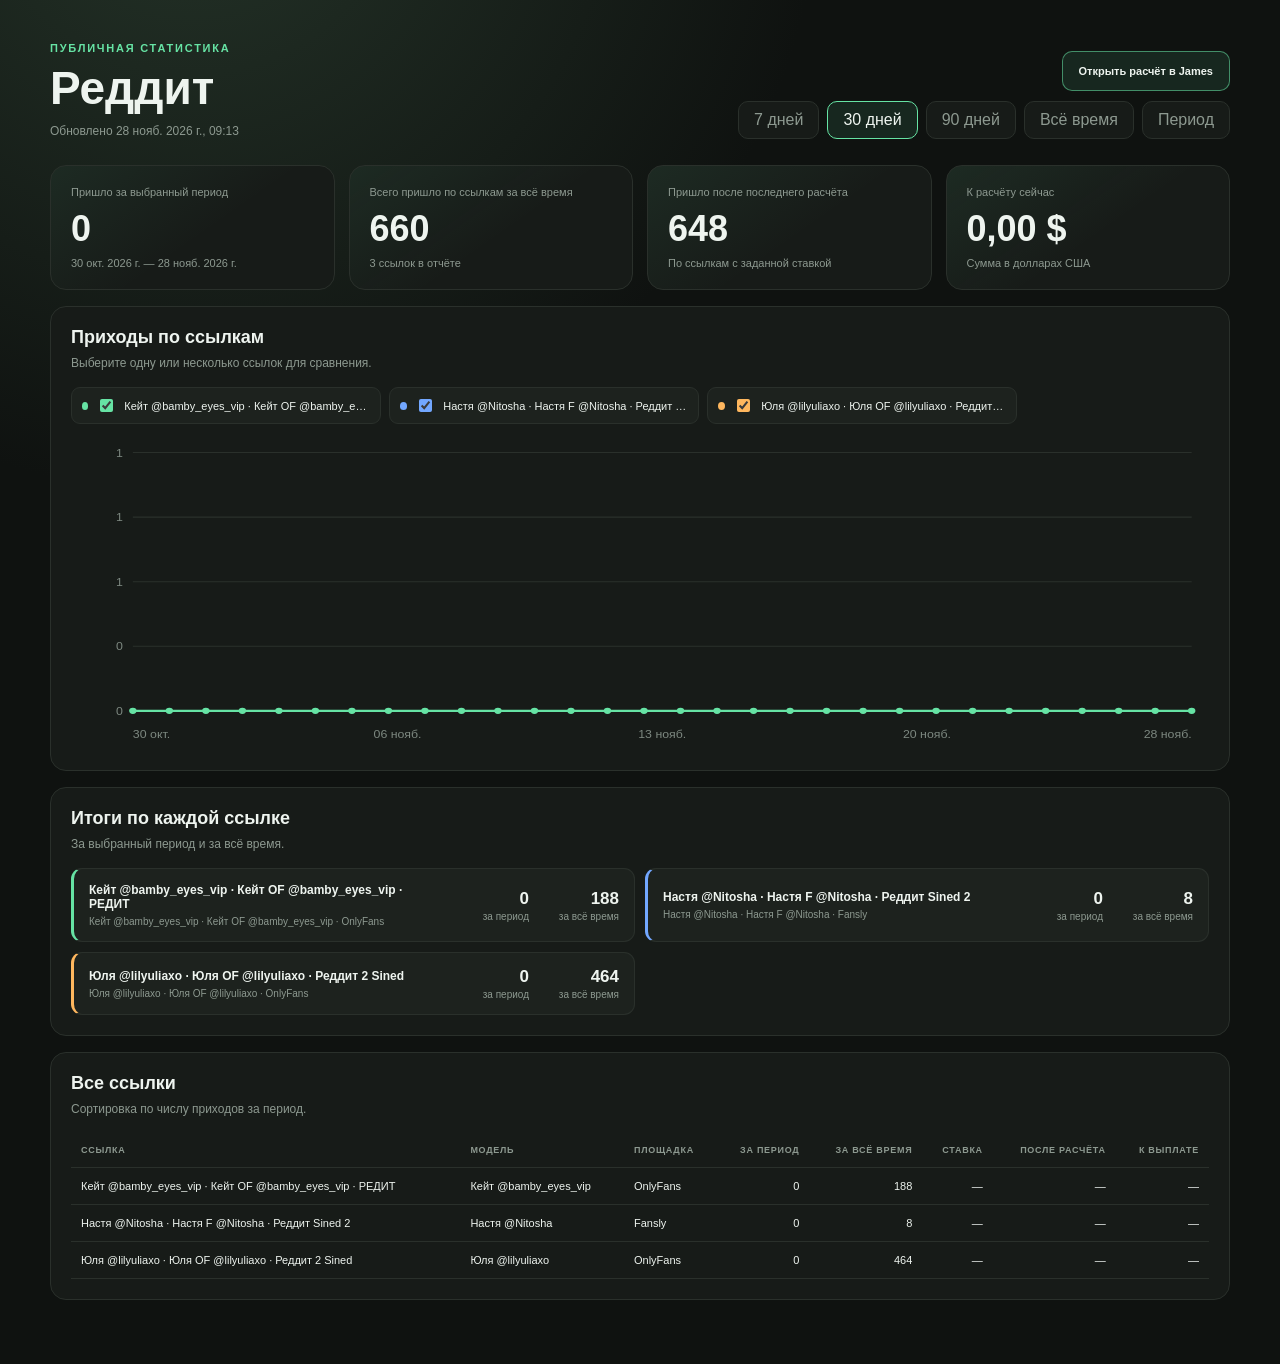
<file: shared/7/index.html>
<!doctype html>
<html lang="ru">
<head>
  <meta charset="utf-8">
  <meta name="viewport" content="width=device-width,initial-scale=1">
  <meta name="robots" content="noindex,nofollow">
  <meta name="referrer" content="no-referrer">
  <meta http-equiv="Content-Security-Policy" content="default-src 'none'; script-src 'unsafe-inline'; style-src 'unsafe-inline'; img-src data:; connect-src 'none'; font-src 'none'; object-src 'none'; base-uri 'none'; form-action 'none'">
  <title>Реддит · Статистика приходов</title>
  <style>
  :root{color-scheme:dark;--bg:#0f1210;--surface:#171b18;--surface-2:#1d221e;--line:#2a302b;--text:#eef4ef;--muted:#8d9990;--green:#66e3a4;--radius:16px;font-family:Inter,-apple-system,BlinkMacSystemFont,"Segoe UI",sans-serif}
  *{box-sizing:border-box}body{margin:0;background:radial-gradient(circle at 15% -10%,#243328 0,transparent 34%),var(--bg);color:var(--text)}button,input,a{font:inherit}.shell{width:min(1180px,calc(100% - 32px));margin:0 auto;padding:38px 0 64px}
  .eyebrow{color:var(--green);font-size:11px;font-weight:800;letter-spacing:.16em;text-transform:uppercase}.heading{display:flex;align-items:flex-end;justify-content:space-between;gap:24px;margin-bottom:26px}.heading h1{max-width:740px;margin:8px 0 9px;font-size:clamp(28px,4vw,46px);line-height:1.05}.muted{color:var(--muted);font-size:12px}.range-controls,.custom-range,.series-filters{display:flex;align-items:center;flex-wrap:wrap;gap:8px}
  .heading-actions{display:grid;justify-items:end;gap:10px}.manage-link{min-height:40px;display:inline-flex;align-items:center;padding:0 16px;border:1px solid rgba(102,227,164,.55);border-radius:10px;background:rgba(102,227,164,.1);color:var(--text);font-size:11px;font-weight:750;text-decoration:none}.manage-link:hover{background:rgba(102,227,164,.16)}
  .range-controls{justify-content:flex-end}.range-controls button,.custom-range button{min-height:38px;padding:0 15px;border:1px solid var(--line);border-radius:10px;background:var(--surface);color:var(--muted);cursor:pointer}.range-controls button.active{border-color:var(--green);background:rgba(102,227,164,.1);color:var(--text)}.custom-range{justify-content:flex-end;margin:-12px 0 18px}.custom-range[hidden]{display:none}.custom-range label{display:flex;align-items:center;gap:8px;color:var(--muted);font-size:11px}.custom-range input{height:38px;border:1px solid var(--line);border-radius:10px;background:var(--surface);color:var(--text);padding:0 10px}
  .metric-grid{display:grid;grid-template-columns:repeat(4,minmax(0,1fr));gap:14px}.metric{padding:20px;border:1px solid var(--line);border-radius:var(--radius);background:linear-gradient(145deg,rgba(102,227,164,.08),transparent 55%),var(--surface)}.metric span,.metric small{display:block;color:var(--muted);font-size:11px}.metric strong{display:block;margin:10px 0 7px;font-size:clamp(26px,3vw,36px)}
  .card{margin-top:16px;padding:20px;border:1px solid var(--line);border-radius:var(--radius);background:var(--surface)}.card-heading{display:flex;align-items:flex-start;justify-content:space-between;gap:18px;margin-bottom:16px}.card-heading h2{margin:0 0 5px;font-size:18px}.series-filters{margin-bottom:12px}.series-filter{--series-color:var(--green);display:flex;align-items:center;gap:8px;max-width:310px;padding:8px 10px;border:1px solid var(--line);border-radius:9px;background:var(--surface-2);font-size:11px;cursor:pointer}.series-filter:before{width:8px;height:8px;border-radius:50%;background:var(--series-color);content:""}.series-filter span{overflow:hidden;text-overflow:ellipsis;white-space:nowrap}.series-filter input{accent-color:var(--series-color)}
  #chart{position:relative;min-height:310px}#chart svg{width:100%;height:310px;overflow:visible}.grid-line{stroke:#2a302b;stroke-width:1}.axis-label{fill:#7d8880;font-size:10px}.chart-line{fill:none;stroke-width:2.4;stroke-linecap:round;stroke-linejoin:round;vector-effect:non-scaling-stroke}.chart-crosshair{stroke:rgba(238,244,239,.45);stroke-width:1;stroke-dasharray:4 4;vector-effect:non-scaling-stroke}.chart-hover-dot{stroke:var(--surface);stroke-width:2;vector-effect:non-scaling-stroke}.chart-hit-area{fill:transparent;cursor:crosshair;touch-action:pan-y}.chart-tooltip{position:absolute;z-index:2;min-width:190px;max-width:290px;padding:11px;border:1px solid #374039;border-radius:10px;background:rgba(15,18,16,.96);box-shadow:0 12px 34px rgba(0,0,0,.32);pointer-events:none}.chart-tooltip>strong{display:block;margin-bottom:8px;font-size:11px}.chart-tooltip-rows{display:grid;gap:6px}.chart-tooltip-rows>span{display:grid;grid-template-columns:8px minmax(0,1fr) auto;align-items:center;gap:7px;font-size:10px}.chart-tooltip-rows i{width:8px;height:8px;border-radius:50%}.chart-tooltip-rows span{overflow:hidden;color:var(--muted);text-overflow:ellipsis;white-space:nowrap}.chart-tooltip-rows b{font-variant-numeric:tabular-nums}.chart-empty{min-height:300px;display:grid;place-items:center;color:var(--muted)}
  .link-cards{display:grid;grid-template-columns:repeat(2,minmax(0,1fr));gap:10px}.link-card{--series-color:var(--green);display:flex;align-items:center;justify-content:space-between;gap:16px;padding:14px 15px;border:1px solid var(--line);border-left:3px solid var(--series-color);border-radius:11px;background:var(--surface-2)}.link-card>div:first-child{min-width:0}.link-card strong,.link-card small{display:block}.link-card strong{font-size:12px}.link-card small{margin-top:5px;color:var(--muted);font-size:10px}.link-card .settlement-meta{margin-top:8px;color:#b7c2b9}.link-card-values{display:grid;grid-template-columns:repeat(2,minmax(72px,auto));gap:12px 18px;text-align:right}.link-card-values b,.link-card-values small{display:block}.link-card-values b{font-size:17px}.link-card-values small{margin-top:2px}
  .table-wrap{overflow:auto}table{width:100%;border-collapse:collapse;font-size:11px}th,td{padding:12px 10px;border-bottom:1px solid var(--line);text-align:left;white-space:nowrap}th{color:var(--muted);font-size:9px;letter-spacing:.08em;text-transform:uppercase}.number{text-align:right;font-variant-numeric:tabular-nums}
  @media(max-width:960px){.metric-grid{grid-template-columns:repeat(2,minmax(0,1fr))}}
  @media(max-width:760px){.shell{width:min(100% - 20px,1180px);padding-top:24px}.heading{align-items:flex-start;flex-direction:column}.heading-actions{justify-items:start}.range-controls{justify-content:flex-start}.metric-grid,.link-cards{grid-template-columns:1fr}.card{padding:15px}.card-heading{flex-direction:column}.link-card{align-items:flex-start;flex-direction:column}.link-card-values{width:100%;text-align:left}#chart,#chart svg{min-height:250px;height:250px}}
</style>
</head>
<body>
  <main class="shell">
    <header class="heading">
      <div><span class="eyebrow">Публичная статистика</span><h1 id="reportName"></h1><span id="generatedAt" class="muted"></span></div>
      <div class="heading-actions">
        <a class="manage-link" href="https://james-online-app.weensdaay.chatgpt.site/?tab=sharedReports&amp;report=7" target="_blank" rel="noopener noreferrer">Открыть расчёт в James</a>
        <div class="range-controls" aria-label="Период">
          <button type="button" data-range="7">7 дней</button>
          <button class="active" type="button" data-range="30">30 дней</button>
          <button type="button" data-range="90">90 дней</button>
          <button type="button" data-range="all">Всё время</button>
          <button type="button" data-range="custom">Период</button>
        </div>
      </div>
    </header>
    <div id="customRange" class="custom-range" hidden><label>С даты <input id="dateFrom" type="date"></label><label>По дату <input id="dateTo" type="date"></label><button id="applyRange" type="button">Применить</button></div>
    <section class="metric-grid">
      <article class="metric"><span>Пришло за выбранный период</span><strong id="periodTotal">0</strong><small id="rangeLabel"></small></article>
      <article class="metric"><span>Всего пришло по ссылкам за всё время</span><strong id="allTimeTotal">0</strong><small>3 ссылок в отчёте</small></article>
      <article class="metric"><span>Пришло после последнего расчёта</span><strong id="dueSubscribersTotal">0</strong><small>По ссылкам с заданной ставкой</small></article>
      <article class="metric"><span>К расчёту сейчас</span><strong id="dueAmountTotal">$0</strong><small>Сумма в долларах США</small></article>
    </section>
    <section class="card"><div class="card-heading"><div><h2>Приходы по ссылкам</h2><span class="muted">Выберите одну или несколько ссылок для сравнения.</span></div></div><div id="seriesFilters" class="series-filters"></div><div id="chart" role="img" aria-label="График приходов по ссылкам"></div></section>
    <section class="card"><div class="card-heading"><div><h2>Итоги по каждой ссылке</h2><span class="muted">За выбранный период и за всё время.</span></div></div><div id="linkCards" class="link-cards"></div></section>
    <section class="card"><div class="card-heading"><div><h2>Все ссылки</h2><span class="muted">Сортировка по числу приходов за период.</span></div></div><div class="table-wrap"><table><thead><tr><th>Ссылка</th><th>Модель</th><th>Площадка</th><th class="number">За период</th><th class="number">За всё время</th><th class="number">Ставка</th><th class="number">После расчёта</th><th class="number">К выплате</th></tr></thead><tbody id="reportRows"></tbody></table></div></section>
  </main>
  <script id="report-data" type="application/json">{"schemaVersion":2,"name":"Реддит","generatedAt":"2026-11-28T09:13:34.274Z","managementUrl":"https://james-online-app.weensdaay.chatgpt.site/?tab=sharedReports&report=7","series":[{"id":"10961764","modelId":"d812967b-5958-4e87-91bc-6abe7b63122e","modelName":"Кейт @bamby_eyes_vip","pageId":"2d5bf880-a319-4a29-910c-f098aff624c8","pageName":"Кейт OF @bamby_eyes_vip","platform":"onlyfans","label":"Кейт @bamby_eyes_vip · Кейт OF @bamby_eyes_vip · РЕДИТ","color":"#66e3a4","values":[{"date":"2026-05-01","value":0},{"date":"2026-05-02","value":0},{"date":"2026-05-03","value":0},{"date":"2026-05-04","value":0},{"date":"2026-05-05","value":0},{"date":"2026-05-06","value":0},{"date":"2026-05-07","value":0},{"date":"2026-05-08","value":0},{"date":"2026-05-09","value":0},{"date":"2026-05-10","value":0},{"date":"2026-05-11","value":0},{"date":"2026-05-12","value":0},{"date":"2026-05-13","value":0},{"date":"2026-05-14","value":0},{"date":"2026-05-15","value":0},{"date":"2026-05-16","value":0},{"date":"2026-05-17","value":0},{"date":"2026-05-18","value":0},{"date":"2026-05-19","value":0},{"date":"2026-05-20","value":0},{"date":"2026-05-21","value":0},{"date":"2026-05-22","value":0},{"date":"2026-05-23","value":0},{"date":"2026-05-24","value":0},{"date":"2026-05-25","value":0},{"date":"2026-05-26","value":0},{"date":"2026-05-27","value":0},{"date":"2026-05-28","value":0},{"date":"2026-05-29","value":0},{"date":"2026-05-30","value":0},{"date":"2026-05-31","value":0},{"date":"2026-06-01","value":0},{"date":"2026-06-02","value":0},{"date":"2026-06-03","value":0},{"date":"2026-06-04","value":0},{"date":"2026-06-05","value":0},{"date":"2026-06-06","value":0},{"date":"2026-06-07","value":0},{"date":"2026-06-08","value":0},{"date":"2026-06-09","value":0},{"date":"2026-06-10","value":0},{"date":"2026-06-11","value":0},{"date":"2026-06-12","value":0},{"date":"2026-06-13","value":0},{"date":"2026-06-14","value":0},{"date":"2026-06-15","value":0},{"date":"2026-06-16","value":0},{"date":"2026-06-17","value":0},{"date":"2026-06-18","value":0},{"date":"2026-06-19","value":0},{"date":"2026-06-20","value":0},{"date":"2026-06-21","value":0},{"date":"2026-06-22","value":0},{"date":"2026-06-23","value":0},{"date":"2026-06-24","value":0},{"date":"2026-06-25","value":0},{"date":"2026-06-26","value":0},{"date":"2026-06-27","value":0},{"date":"2026-06-28","value":0},{"date":"2026-06-29","value":0},{"date":"2026-06-30","value":0},{"date":"2026-07-01","value":0},{"date":"2026-07-02","value":0},{"date":"2026-07-03","value":0},{"date":"2026-07-04","value":0},{"date":"2026-07-05","value":0},{"date":"2026-07-06","value":0},{"date":"2026-07-07","value":0},{"date":"2026-07-08","value":0},{"date":"2026-07-09","value":0},{"date":"2026-07-10","value":0},{"date":"2026-07-11","value":0},{"date":"2026-07-12","value":0},{"date":"2026-07-13","value":0},{"date":"2026-07-14","value":0},{"date":"2026-07-15","value":0},{"date":"2026-07-16","value":0},{"date":"2026-07-17","value":0},{"date":"2026-07-18","value":0},{"date":"2026-07-19","value":0},{"date":"2026-07-20","value":0},{"date":"2026-07-21","value":0},{"date":"2026-07-22","value":0},{"date":"2026-07-23","value":0},{"date":"2026-07-24","value":0},{"date":"2026-07-25","value":0},{"date":"2026-07-26","value":0},{"date":"2026-07-27","value":0},{"date":"2026-07-28","value":0},{"date":"2026-07-29","value":0},{"date":"2026-07-30","value":0},{"date":"2026-07-31","value":0},{"date":"2026-08-01","value":0},{"date":"2026-08-02","value":0},{"date":"2026-08-03","value":0},{"date":"2026-08-04","value":0},{"date":"2026-08-05","value":0},{"date":"2026-08-06","value":0},{"date":"2026-08-07","value":0},{"date":"2026-08-08","value":0},{"date":"2026-08-09","value":0},{"date":"2026-08-10","value":0},{"date":"2026-08-11","value":0},{"date":"2026-08-12","value":0},{"date":"2026-08-13","value":0},{"date":"2026-08-14","value":0},{"date":"2026-08-15","value":0},{"date":"2026-08-16","value":1},{"date":"2026-08-17","value":0},{"date":"2026-08-18","value":0},{"date":"2026-08-19","value":0},{"date":"2026-08-20","value":0},{"date":"2026-08-21","value":4},{"date":"2026-08-22","value":0},{"date":"2026-08-23","value":1},{"date":"2026-08-24","value":1},{"date":"2026-08-25","value":0},{"date":"2026-08-26","value":0},{"date":"2026-08-27","value":0},{"date":"2026-08-28","value":0},{"date":"2026-08-29","value":0},{"date":"2026-08-30","value":1},{"date":"2026-08-31","value":0},{"date":"2026-09-01","value":0},{"date":"2026-09-02","value":0},{"date":"2026-09-03","value":0},{"date":"2026-09-04","value":0},{"date":"2026-09-05","value":0},{"date":"2026-09-06","value":0},{"date":"2026-09-07","value":0},{"date":"2026-09-08","value":0},{"date":"2026-09-09","value":0},{"date":"2026-09-10","value":0},{"date":"2026-09-11","value":0},{"date":"2026-09-12","value":0},{"date":"2026-09-13","value":1},{"date":"2026-09-14","value":9},{"date":"2026-09-15","value":0},{"date":"2026-09-16","value":0},{"date":"2026-09-17","value":1},{"date":"2026-09-18","value":6},{"date":"2026-09-19","value":0},{"date":"2026-09-20","value":2},{"date":"2026-09-21","value":0},{"date":"2026-09-22","value":0},{"date":"2026-09-23","value":2},{"date":"2026-09-24","value":0},{"date":"2026-09-25","value":0},{"date":"2026-09-26","value":0},{"date":"2026-09-27","value":0},{"date":"2026-09-28","value":2},{"date":"2026-09-29","value":1},{"date":"2026-09-30","value":0},{"date":"2026-10-01","value":3},{"date":"2026-10-02","value":0},{"date":"2026-10-03","value":0},{"date":"2026-10-04","value":2},{"date":"2026-10-05","value":1},{"date":"2026-10-06","value":0},{"date":"2026-10-07","value":0},{"date":"2026-10-08","value":0},{"date":"2026-10-09","value":0},{"date":"2026-10-10","value":0},{"date":"2026-10-11","value":1},{"date":"2026-10-12","value":1},{"date":"2026-10-13","value":0},{"date":"2026-10-14","value":0},{"date":"2026-10-15","value":0},{"date":"2026-10-16","value":0},{"date":"2026-10-17","value":0},{"date":"2026-10-18","value":0},{"date":"2026-10-19","value":0},{"date":"2026-10-20","value":0},{"date":"2026-10-21","value":0},{"date":"2026-10-22","value":0},{"date":"2026-10-23","value":0},{"date":"2026-10-24","value":0},{"date":"2026-10-25","value":0},{"date":"2026-10-26","value":0},{"date":"2026-10-27","value":0},{"date":"2026-10-28","value":0},{"date":"2026-10-29","value":0},{"date":"2026-10-30","value":0},{"date":"2026-10-31","value":0},{"date":"2026-11-01","value":0},{"date":"2026-11-02","value":0},{"date":"2026-11-03","value":0},{"date":"2026-11-04","value":0},{"date":"2026-11-05","value":0},{"date":"2026-11-06","value":0},{"date":"2026-11-07","value":0},{"date":"2026-11-08","value":0},{"date":"2026-11-09","value":0},{"date":"2026-11-10","value":0},{"date":"2026-11-11","value":0},{"date":"2026-11-12","value":0},{"date":"2026-11-13","value":0},{"date":"2026-11-14","value":0},{"date":"2026-11-15","value":0},{"date":"2026-11-16","value":0},{"date":"2026-11-17","value":0},{"date":"2026-11-18","value":0},{"date":"2026-11-19","value":0},{"date":"2026-11-20","value":0},{"date":"2026-11-21","value":0},{"date":"2026-11-22","value":0},{"date":"2026-11-23","value":0},{"date":"2026-11-24","value":0},{"date":"2026-11-25","value":0},{"date":"2026-11-26","value":0},{"date":"2026-11-27","value":0},{"date":"2026-11-28","value":0}],"total":188,"payout":{"rate":0,"settledTotal":0,"settledAt":"2026-08-13T05:59:34.825Z","dueSubscribers":188,"dueAmount":0}},{"id":"915226027989413888","modelId":"cf2edc68-147a-4d9d-b8b1-5f0ba461cb7d","modelName":"Настя @Nitosha","pageId":"5571b879-e197-4fa4-8a8e-0ea846f3043e","pageName":"Настя F @Nitosha","platform":"fansly","label":"Настя @Nitosha · Настя F @Nitosha · Реддит Sined 2","color":"#72a7ff","values":[{"date":"2026-07-28","value":0},{"date":"2026-07-29","value":0},{"date":"2026-07-30","value":0},{"date":"2026-07-31","value":0},{"date":"2026-08-01","value":0},{"date":"2026-08-02","value":0},{"date":"2026-08-03","value":0},{"date":"2026-08-04","value":0},{"date":"2026-08-05","value":0},{"date":"2026-08-06","value":0},{"date":"2026-08-07","value":0},{"date":"2026-08-08","value":0},{"date":"2026-08-09","value":0},{"date":"2026-08-10","value":0},{"date":"2026-08-11","value":0},{"date":"2026-08-12","value":0},{"date":"2026-08-13","value":0},{"date":"2026-08-14","value":0},{"date":"2026-08-15","value":0},{"date":"2026-08-16","value":0},{"date":"2026-08-17","value":0},{"date":"2026-08-18","value":0},{"date":"2026-08-19","value":0},{"date":"2026-08-20","value":0},{"date":"2026-08-21","value":0},{"date":"2026-08-22","value":0},{"date":"2026-08-23","value":0},{"date":"2026-08-24","value":0},{"date":"2026-08-25","value":0},{"date":"2026-08-26","value":0},{"date":"2026-08-27","value":0},{"date":"2026-08-28","value":0},{"date":"2026-08-29","value":0},{"date":"2026-08-30","value":0},{"date":"2026-08-31","value":0},{"date":"2026-09-01","value":0}],"total":8,"payout":{"rate":0,"settledTotal":8,"settledAt":"2026-08-13T05:59:34.825Z","dueSubscribers":0,"dueAmount":0}},{"id":"11034471","modelId":"legacy-model","modelName":"Юля @lilyuliaxo","pageId":"c42627c9-34d9-4897-bea7-6b81f7893067","pageName":"Юля OF @lilyuliaxo","platform":"onlyfans","label":"Юля @lilyuliaxo · Юля OF @lilyuliaxo · Реддит 2 Sined","color":"#ffb75e","values":[{"date":"2026-07-28","value":0},{"date":"2026-07-29","value":0},{"date":"2026-07-30","value":0},{"date":"2026-07-31","value":0},{"date":"2026-08-01","value":0},{"date":"2026-08-02","value":0},{"date":"2026-08-03","value":6},{"date":"2026-08-04","value":1},{"date":"2026-08-05","value":2},{"date":"2026-08-06","value":0},{"date":"2026-08-08","value":2},{"date":"2026-08-09","value":7},{"date":"2026-08-10","value":8},{"date":"2026-08-11","value":4},{"date":"2026-08-12","value":4},{"date":"2026-08-13","value":2},{"date":"2026-08-14","value":6},{"date":"2026-08-15","value":3},{"date":"2026-08-16","value":8},{"date":"2026-08-17","value":5},{"date":"2026-08-18","value":4},{"date":"2026-08-19","value":1},{"date":"2026-08-20","value":1},{"date":"2026-08-21","value":8},{"date":"2026-08-22","value":3},{"date":"2026-08-23","value":12},{"date":"2026-08-24","value":19},{"date":"2026-08-25","value":3},{"date":"2026-08-26","value":5},{"date":"2026-08-27","value":1},{"date":"2026-08-28","value":1},{"date":"2026-08-29","value":2},{"date":"2026-08-30","value":6},{"date":"2026-08-31","value":5},{"date":"2026-09-01","value":1},{"date":"2026-09-02","value":0},{"date":"2026-09-03","value":2},{"date":"2026-09-04","value":6},{"date":"2026-09-05","value":4},{"date":"2026-09-06","value":2},{"date":"2026-09-07","value":4},{"date":"2026-09-08","value":2},{"date":"2026-09-09","value":6},{"date":"2026-09-10","value":11},{"date":"2026-09-11","value":1},{"date":"2026-09-12","value":6},{"date":"2026-09-13","value":6},{"date":"2026-09-14","value":9},{"date":"2026-09-15","value":0},{"date":"2026-09-16","value":0},{"date":"2026-09-17","value":0},{"date":"2026-09-18","value":11},{"date":"2026-09-19","value":0},{"date":"2026-09-20","value":3},{"date":"2026-09-21","value":0},{"date":"2026-09-22","value":0},{"date":"2026-09-23","value":8},{"date":"2026-09-24","value":0},{"date":"2026-09-25","value":1},{"date":"2026-09-26","value":0},{"date":"2026-09-27","value":0},{"date":"2026-09-28","value":5},{"date":"2026-09-29","value":0},{"date":"2026-09-30","value":0},{"date":"2026-10-01","value":9},{"date":"2026-10-02","value":0},{"date":"2026-10-03","value":0},{"date":"2026-10-04","value":3},{"date":"2026-10-05","value":3},{"date":"2026-10-06","value":0},{"date":"2026-10-07","value":0},{"date":"2026-10-08","value":0},{"date":"2026-10-09","value":0},{"date":"2026-10-10","value":0},{"date":"2026-10-11","value":3},{"date":"2026-10-12","value":0}],"total":464,"payout":{"rate":0,"settledTotal":4,"settledAt":"2026-08-13T05:59:34.825Z","dueSubscribers":460,"dueAmount":0}}]}</script>
  <script>(function publicReportApp() {
  const report = JSON.parse(document.querySelector("#report-data").textContent);
  const selected = new Set(report.series.map((item) => item.id));
  const allDates = report.series.flatMap((item) => item.values.map((entry) => entry.date)).sort();
  const lastDate = allDates.at(-1) || new Date().toISOString().slice(0, 10);
  const firstDate = allDates[0] || lastDate;
  let rangeMode = "30";

  const $ = (selector) => document.querySelector(selector);
  const formatNumber = (value) => new Intl.NumberFormat("ru-RU").format(Number(value) || 0);
  const formatCurrency = (value) => new Intl.NumberFormat("ru-RU", {
    style: "currency",
    currency: "USD",
    minimumFractionDigits: 2,
    maximumFractionDigits: 2
  }).format(Number(value) || 0);
  const formatDate = (value, includeYear = true) => new Intl.DateTimeFormat("ru-RU", {
    day: "2-digit",
    month: "short",
    ...(includeYear ? { year: "numeric" } : {})
  }).format(new Date(value + "T12:00:00"));
  const formatTimestamp = (value) => value
    ? new Intl.DateTimeFormat("ru-RU", {
        dateStyle: "medium",
        timeStyle: "short"
      }).format(new Date(value))
    : "Расчётов ещё не было";
  const addDays = (value, amount) => {
    const date = new Date(value + "T12:00:00");
    date.setDate(date.getDate() + amount);
    return date.toISOString().slice(0, 10);
  };
  const forms = (value) => {
    const number = Math.abs(Number(value)) % 100;
    const last = number % 10;
    return number > 10 && number < 20 ? "фанов" : last === 1 ? "фан" : last > 1 && last < 5 ? "фана" : "фанов";
  };

  function activeRange() {
    if (rangeMode === "all") return { from: firstDate, to: lastDate };
    if (rangeMode === "custom") return { from: $("#dateFrom").value, to: $("#dateTo").value };
    return { from: addDays(lastDate, -(Number(rangeMode) - 1)), to: lastDate };
  }

  function valuesInRange(item, range) {
    return item.values.filter((entry) => entry.date >= range.from && entry.date <= range.to);
  }

  function totalInRange(item, range) {
    return valuesInRange(item, range).reduce((sum, entry) => sum + entry.value, 0);
  }

  function renderFilters() {
    const fragment = document.createDocumentFragment();
    report.series.forEach((item) => {
      const label = document.createElement("label");
      label.className = "series-filter";
      label.style.setProperty("--series-color", item.color);
      const input = document.createElement("input");
      input.type = "checkbox";
      input.checked = selected.has(item.id);
      input.addEventListener("change", () => {
        if (input.checked) selected.add(item.id); else selected.delete(item.id);
        render();
      });
      const copy = document.createElement("span");
      copy.textContent = item.label;
      label.append(input, copy);
      fragment.append(label);
    });
    $("#seriesFilters").replaceChildren(fragment);
  }

  function renderChart(range) {
    const series = report.series.filter((item) => selected.has(item.id)).map((item) => ({
      ...item,
      values: valuesInRange(item, range)
    }));
    const points = series.flatMap((item) => item.values);
    if (!points.length) {
      const empty = document.createElement("div");
      empty.className = "chart-empty";
      empty.textContent = "Нет данных для выбранного периода";
      $("#chart").replaceChildren(empty);
      return;
    }
    const ns = "http://www.w3.org/2000/svg";
    const svg = document.createElementNS(ns, "svg");
    svg.setAttribute("viewBox", "0 0 920 300");
    svg.setAttribute("preserveAspectRatio", "none");
    const left = 50;
    const right = 14;
    const top = 16;
    const bottom = 34;
    const width = 920 - left - right;
    const height = 300 - top - bottom;
    const start = new Date(range.from + "T00:00:00Z").getTime();
    const end = new Date(range.to + "T00:00:00Z").getTime();
    const span = Math.max(86400000, end - start);
    const maximum = Math.max(1, ...points.map((entry) => Number(entry.value) || 0));
    const x = (date) => left + ((new Date(date + "T00:00:00Z").getTime() - start) / span) * width;
    const y = (value) => top + height - (Number(value) / maximum) * height;

    for (let index = 0; index <= 4; index += 1) {
      const ratio = index / 4;
      const gridY = top + ratio * height;
      const line = document.createElementNS(ns, "line");
      line.setAttribute("x1", left);
      line.setAttribute("x2", left + width);
      line.setAttribute("y1", gridY);
      line.setAttribute("y2", gridY);
      line.setAttribute("class", "grid-line");
      const label = document.createElementNS(ns, "text");
      label.setAttribute("x", left - 8);
      label.setAttribute("y", gridY + 4);
      label.setAttribute("text-anchor", "end");
      label.setAttribute("class", "axis-label");
      label.textContent = formatNumber(Math.round(maximum * (1 - ratio)));
      svg.append(line, label);
    }
    for (let index = 0; index <= 4; index += 1) {
      const ratio = index / 4;
      const date = new Date(start + (end - start) * ratio).toISOString().slice(0, 10);
      const label = document.createElementNS(ns, "text");
      label.setAttribute("x", left + width * ratio);
      label.setAttribute("y", 292);
      label.setAttribute("text-anchor", index === 0 ? "start" : index === 4 ? "end" : "middle");
      label.setAttribute("class", "axis-label");
      label.textContent = formatDate(date, false);
      svg.append(label);
    }
    series.forEach((item) => {
      if (!item.values.length) return;
      const path = document.createElementNS(ns, "path");
      path.setAttribute("d", item.values.map((entry, index) => (index ? "L" : "M") + x(entry.date).toFixed(2) + "," + y(entry.value).toFixed(2)).join(" "));
      path.setAttribute("class", "chart-line");
      path.setAttribute("stroke", item.color);
      svg.append(path);
      const dotStep = Math.max(1, Math.ceil(item.values.length / 70));
      item.values.forEach((entry, index) => {
        if (index % dotStep && index !== item.values.length - 1) return;
        const dot = document.createElementNS(ns, "circle");
        dot.setAttribute("cx", x(entry.date));
        dot.setAttribute("cy", y(entry.value));
        dot.setAttribute("r", 3);
        dot.setAttribute("fill", item.color);
        const title = document.createElementNS(ns, "title");
        title.textContent = item.label + " · " + formatDate(entry.date) + " · " + formatNumber(entry.value) + " " + forms(entry.value);
        dot.append(title);
        svg.append(dot);
      });
    });
    const crosshair = document.createElementNS(ns, "line");
    crosshair.setAttribute("y1", top);
    crosshair.setAttribute("y2", top + height);
    crosshair.setAttribute("class", "chart-crosshair");
    crosshair.style.display = "none";
    svg.append(crosshair);

    const hoverDots = series.map((item) => {
      const dot = document.createElementNS(ns, "circle");
      dot.setAttribute("r", 4.5);
      dot.setAttribute("fill", item.color);
      dot.setAttribute("class", "chart-hover-dot");
      dot.style.display = "none";
      svg.append(dot);
      return { item, dot };
    });
    const hitArea = document.createElementNS(ns, "rect");
    hitArea.setAttribute("x", left);
    hitArea.setAttribute("y", top);
    hitArea.setAttribute("width", width);
    hitArea.setAttribute("height", height);
    hitArea.setAttribute("class", "chart-hit-area");
    svg.append(hitArea);

    const tooltip = document.createElement("div");
    tooltip.className = "chart-tooltip";
    tooltip.hidden = true;
    const dates = [...new Set(points.map((entry) => entry.date))].sort();
    const chart = $("#chart");
    const hideTooltip = () => {
      tooltip.hidden = true;
      crosshair.style.display = "none";
      hoverDots.forEach(({ dot }) => { dot.style.display = "none"; });
    };
    const showTooltip = (event) => {
      const bounds = svg.getBoundingClientRect();
      if (!bounds.width || !dates.length) return;
      const pointerRatio = Math.max(
        0,
        Math.min(1, (event.clientX - bounds.left) / bounds.width)
      );
      const pointerTime = start + pointerRatio * (end - start);
      const date = dates.reduce((nearest, candidate) =>
        Math.abs(new Date(candidate + "T00:00:00Z").getTime() - pointerTime) <
        Math.abs(new Date(nearest + "T00:00:00Z").getTime() - pointerTime)
          ? candidate
          : nearest
      );
      const viewX = x(date);
      crosshair.setAttribute("x1", viewX);
      crosshair.setAttribute("x2", viewX);
      crosshair.style.display = "";

      const title = document.createElement("strong");
      title.textContent = formatDate(date);
      const rows = document.createElement("div");
      rows.className = "chart-tooltip-rows";
      hoverDots.forEach(({ item, dot }) => {
        const value = item.values.find((entry) => entry.date === date)?.value || 0;
        dot.setAttribute("cx", viewX);
        dot.setAttribute("cy", y(value));
        dot.style.display = "";
        const row = document.createElement("span");
        const marker = document.createElement("i");
        marker.style.background = item.color;
        const label = document.createElement("span");
        label.textContent = item.label;
        const amount = document.createElement("b");
        amount.textContent = formatNumber(value);
        row.append(marker, label, amount);
        rows.append(row);
      });
      tooltip.replaceChildren(title, rows);
      tooltip.hidden = false;
      const chartBounds = chart.getBoundingClientRect();
      const desiredLeft = event.clientX - chartBounds.left + 14;
      const maxLeft = Math.max(8, chartBounds.width - tooltip.offsetWidth - 8);
      tooltip.style.left = Math.min(maxLeft, Math.max(8, desiredLeft)) + "px";
      tooltip.style.top = "12px";
    };
    hitArea.addEventListener("pointermove", showTooltip);
    hitArea.addEventListener("pointerleave", hideTooltip);
    chart.replaceChildren(svg, tooltip);
  }

  function renderCards(range) {
    const cards = report.series.map((item) => {
      const card = document.createElement("article");
      card.className = "link-card";
      card.style.setProperty("--series-color", item.color);
      const heading = document.createElement("div");
      const label = document.createElement("strong");
      label.textContent = item.label;
      const meta = document.createElement("small");
      meta.textContent = item.modelName + " · " + item.pageName + " · " + (item.platform === "fansly" ? "Fansly" : "OnlyFans");
      heading.append(label, meta);
      const values = document.createElement("div");
      values.className = "link-card-values";
      const period = document.createElement("span");
      period.innerHTML = "<b>" + formatNumber(totalInRange(item, range)) + "</b><small>за период</small>";
      const all = document.createElement("span");
      all.innerHTML = "<b>" + formatNumber(item.total) + "</b><small>за всё время</small>";
      values.append(period, all);
      if (item.payout?.rate > 0) {
        const sinceSettlement = document.createElement("span");
        sinceSettlement.innerHTML =
          "<b>" + formatNumber(item.payout.dueSubscribers) +
          "</b><small>после расчёта</small>";
        const due = document.createElement("span");
        due.innerHTML =
          "<b>" + formatCurrency(item.payout.dueAmount) +
          "</b><small>" + formatCurrency(item.payout.rate) +
          " за подписчика</small>";
        values.append(sinceSettlement, due);
        const settlement = document.createElement("small");
        settlement.className = "settlement-meta";
        settlement.textContent =
          "Последний расчёт: " + formatTimestamp(item.payout.settledAt);
        heading.append(settlement);
      }
      card.append(heading, values);
      return card;
    });
    $("#linkCards").replaceChildren(...cards);
  }

  function renderTable(range) {
    const rows = [...report.series]
      .sort((left, right) => totalInRange(right, range) - totalInRange(left, range))
      .map((item) => {
        const row = document.createElement("tr");
        [
          item.label,
          item.modelName,
          item.platform === "fansly" ? "Fansly" : "OnlyFans",
          formatNumber(totalInRange(item, range)),
          formatNumber(item.total),
          item.payout?.rate > 0
            ? formatCurrency(item.payout.rate)
            : "—",
          item.payout?.rate > 0
            ? formatNumber(item.payout.dueSubscribers)
            : "—",
          item.payout?.rate > 0
            ? formatCurrency(item.payout.dueAmount)
            : "—"
        ].forEach((value, index) => {
          const cell = document.createElement("td");
          cell.textContent = value;
          if (index > 2) cell.className = "number";
          row.append(cell);
        });
        return row;
      });
    $("#reportRows").replaceChildren(...rows);
  }

  function render() {
    const range = activeRange();
    if (!range.from || !range.to || range.from > range.to) return;
    const periodTotal = report.series.reduce((sum, item) => sum + totalInRange(item, range), 0);
    const allTimeTotal = report.series.reduce((sum, item) => sum + item.total, 0);
    const dueSubscribers = report.series.reduce(
      (sum, item) => sum + (Number(item.payout?.dueSubscribers) || 0),
      0
    );
    const dueAmount = report.series.reduce(
      (sum, item) => sum + (Number(item.payout?.dueAmount) || 0),
      0
    );
    $("#periodTotal").textContent = formatNumber(periodTotal);
    $("#allTimeTotal").textContent = formatNumber(allTimeTotal);
    $("#dueSubscribersTotal").textContent = formatNumber(dueSubscribers);
    $("#dueAmountTotal").textContent = formatCurrency(dueAmount);
    $("#rangeLabel").textContent = formatDate(range.from) + " — " + formatDate(range.to);
    renderFilters();
    renderChart(range);
    renderCards(range);
    renderTable(range);
  }

  $("#reportName").textContent = report.name;
  $("#generatedAt").textContent = "Обновлено " + new Intl.DateTimeFormat("ru-RU", { dateStyle: "medium", timeStyle: "short" }).format(new Date(report.generatedAt));
  $("#dateFrom").value = firstDate;
  $("#dateTo").value = lastDate;
  document.querySelectorAll("[data-range]").forEach((button) => button.addEventListener("click", () => {
    rangeMode = button.dataset.range;
    document.querySelectorAll("[data-range]").forEach((item) => item.classList.toggle("active", item === button));
    $("#customRange").hidden = rangeMode !== "custom";
    if (rangeMode !== "custom") render();
  }));
  $("#applyRange").addEventListener("click", render);
  render();
})();</script>
</body>
</html>
</file>
<file: styles.css>
:root {
  color-scheme: dark;
  --bg: #0b0f0d;
  --panel: rgba(20, 26, 22, 0.86);
  --panel-strong: #151c18;
  --line: rgba(211, 238, 221, 0.12);
  --line-strong: rgba(116, 231, 158, 0.28);
  --text: #f3f7f4;
  --muted: #99a69f;
  --green: #6ee79d;
  --green-soft: rgba(110, 231, 157, 0.14);
  --purple: #ad99ff;
  --blue: #81b9ff;
  --coral: #ff9182;
  --yellow: #f5d576;
  --shadow: 0 28px 80px rgba(0, 0, 0, 0.35);
}

* {
  box-sizing: border-box;
}

html {
  min-width: 320px;
  background: var(--bg);
}

body {
  min-height: 100vh;
  margin: 0;
  overflow-x: hidden;
  color: var(--text);
  font-family:
    Inter, ui-sans-serif, -apple-system, BlinkMacSystemFont, "Segoe UI",
    sans-serif;
  background:
    radial-gradient(circle at 80% 5%, rgba(75, 174, 112, 0.13), transparent 34%),
    linear-gradient(155deg, #0a0e0c, #0d120f 52%, #0b100d);
}

button,
select {
  font: inherit;
}

button,
select,
a {
  -webkit-tap-highlight-color: transparent;
}

.ambient {
  position: fixed;
  z-index: 0;
  width: 34rem;
  height: 34rem;
  border-radius: 50%;
  filter: blur(110px);
  pointer-events: none;
  opacity: 0.12;
}

.ambient-one {
  top: -20rem;
  right: -8rem;
  background: var(--green);
}

.ambient-two {
  bottom: -22rem;
  left: -12rem;
  background: var(--purple);
}

.page-shell {
  position: relative;
  z-index: 1;
  width: min(1440px, calc(100% - 48px));
  margin: 0 auto;
  padding: 28px 0 44px;
}

.site-header,
.hero,
.toolbar,
.section-heading,
footer {
  display: flex;
  align-items: center;
  justify-content: space-between;
}

.site-header {
  min-height: 66px;
  padding-bottom: 24px;
  border-bottom: 1px solid var(--line);
}

.brand {
  display: inline-flex;
  align-items: center;
  gap: 14px;
  color: inherit;
  text-decoration: none;
}

.brand-mark {
  display: grid;
  width: 48px;
  height: 48px;
  place-items: center;
  border: 1px solid rgba(255, 255, 255, 0.1);
  border-radius: 16px;
  color: #0c1510;
  font-size: 30px;
  font-weight: 950;
  font-style: italic;
  background: linear-gradient(145deg, #a7f2bf, #56d889 70%);
  box-shadow: 0 10px 32px rgba(67, 210, 122, 0.2);
}

.brand strong,
.brand small {
  display: block;
}

.brand strong {
  font-size: 17px;
  letter-spacing: -0.02em;
}

.brand small {
  margin-top: 3px;
  color: var(--muted);
  font-size: 12px;
}

.freshness {
  display: flex;
  align-items: center;
  gap: 9px;
  color: var(--muted);
  font-size: 13px;
}

.live-dot {
  width: 8px;
  height: 8px;
  border-radius: 50%;
  background: var(--green);
  box-shadow: 0 0 0 5px var(--green-soft);
}

.hero {
  gap: 42px;
  padding: 64px 0 46px;
}

.hero > div:first-child {
  max-width: 760px;
}

.eyebrow {
  color: var(--green);
  font-size: 11px;
  font-weight: 800;
  letter-spacing: 0.14em;
  text-transform: uppercase;
}

h1,
h2,
p {
  margin-top: 0;
}

h1 {
  max-width: 750px;
  margin-bottom: 18px;
  font-size: clamp(42px, 6vw, 78px);
  line-height: 0.96;
  letter-spacing: -0.065em;
}

.hero p {
  max-width: 670px;
  margin-bottom: 0;
  color: var(--muted);
  font-size: clamp(15px, 2vw, 18px);
  line-height: 1.7;
}

.hero-status {
  min-width: 230px;
  padding: 22px 24px;
  border: 1px solid var(--line-strong);
  border-radius: 24px;
  background: linear-gradient(155deg, var(--green-soft), rgba(19, 25, 21, 0.9));
  box-shadow: var(--shadow);
}

.hero-status small,
.hero-status span,
.hero-status strong {
  display: block;
}

.hero-status small,
.hero-status span {
  color: var(--muted);
  font-size: 12px;
}

.hero-status strong {
  margin: 8px 0 6px;
  font-size: 28px;
}

.toolbar {
  gap: 16px;
  margin-bottom: 24px;
  padding: 12px;
  border: 1px solid var(--line);
  border-radius: 20px;
  background: rgba(15, 20, 17, 0.78);
}

.toolbar label {
  display: flex;
  align-items: center;
  gap: 10px;
  color: var(--muted);
  font-size: 12px;
}

select {
  min-width: 150px;
  padding: 10px 34px 10px 12px;
  border: 1px solid var(--line);
  border-radius: 12px;
  color: var(--text);
  outline: none;
  background: #141a16;
}

select:focus {
  border-color: var(--green);
}

.segmented-control {
  display: grid;
  grid-template-columns: repeat(4, minmax(88px, 1fr));
  gap: 4px;
  padding: 4px;
  border-radius: 14px;
  background: rgba(255, 255, 255, 0.035);
}

.segmented-control button {
  padding: 9px 14px;
  border: 0;
  border-radius: 10px;
  color: var(--muted);
  cursor: pointer;
  background: transparent;
}

.segmented-control button:hover,
.segmented-control button.is-active {
  color: var(--text);
  background: rgba(255, 255, 255, 0.075);
}

.metric-grid {
  display: grid;
  grid-template-columns: repeat(4, minmax(0, 1fr));
  gap: 14px;
}

.metric-card,
.chart-card,
.table-card,
.empty-state {
  border: 1px solid var(--line);
  background: var(--panel);
  box-shadow: var(--shadow);
}

.metric-card {
  min-height: 170px;
  padding: 22px;
  overflow: hidden;
  border-radius: 22px;
}

.metric-card::after {
  display: block;
  width: 72px;
  height: 3px;
  margin-top: 22px;
  border-radius: 99px;
  content: "";
  background: var(--green);
  opacity: 0.8;
}

.metric-paid::after {
  background: var(--purple);
}

.metric-views::after {
  background: var(--blue);
}

.metric-clicks::after {
  background: var(--coral);
}

.metric-earnings::after {
  background: var(--yellow);
}

.metric-messages::after {
  background: #d6a2ff;
}

.metric-card small,
.metric-card span {
  display: block;
  color: var(--muted);
}

.metric-card small {
  font-size: 13px;
}

.metric-card strong {
  display: block;
  margin: 14px 0 7px;
  font-size: clamp(31px, 4vw, 48px);
  line-height: 1;
}

.metric-card span {
  font-size: 12px;
}

.chart-grid {
  display: grid;
  grid-template-columns: 1fr 1fr;
  gap: 14px;
  margin-top: 14px;
}

.chart-card,
.table-card {
  padding: 22px;
  border-radius: 24px;
}

.chart-card-wide {
  grid-column: 1 / -1;
}

.section-heading {
  gap: 20px;
  margin-bottom: 20px;
}

.section-heading h2 {
  margin: 6px 0 0;
  font-size: 20px;
  letter-spacing: -0.025em;
}

.chart-legend {
  display: flex;
  gap: 16px;
  color: var(--muted);
  font-size: 12px;
}

.chart-legend span {
  display: inline-flex;
  align-items: center;
  gap: 7px;
}

.chart-legend i {
  width: 8px;
  height: 8px;
  border-radius: 50%;
}

.legend-arrivals {
  background: var(--green);
}

.legend-paid {
  background: var(--purple);
}

.chart {
  min-height: 320px;
  overflow: hidden;
}

.chart-compact {
  min-height: 280px;
}

.chart svg {
  display: block;
  width: 100%;
  height: auto;
  overflow: visible;
}

.chart-grid-line {
  stroke: rgba(255, 255, 255, 0.07);
  stroke-width: 1;
}

.chart-label {
  fill: var(--muted);
  font-size: 11px;
}

.chart-area {
  opacity: 0.1;
}

.chart-line {
  fill: none;
  stroke-width: 3;
  stroke-linecap: round;
  stroke-linejoin: round;
}

.chart-empty {
  display: grid;
  min-height: 240px;
  place-items: center;
  color: var(--muted);
  text-align: center;
}

.rank-list {
  display: grid;
  gap: 14px;
}

.rank-row {
  display: grid;
  grid-template-columns: minmax(90px, 1fr) minmax(80px, 2fr) auto;
  gap: 12px;
  align-items: center;
}

.rank-row span {
  overflow: hidden;
  text-overflow: ellipsis;
  white-space: nowrap;
}

.rank-track {
  height: 7px;
  overflow: hidden;
  border-radius: 99px;
  background: rgba(255, 255, 255, 0.06);
}

.rank-fill {
  height: 100%;
  border-radius: inherit;
  background: linear-gradient(90deg, var(--green), #9bf4bd);
}

.rank-row strong {
  font-variant-numeric: tabular-nums;
}

.table-card {
  margin-top: 14px;
}

.soft-badge {
  padding: 7px 10px;
  border: 1px solid var(--line);
  border-radius: 99px;
  color: var(--muted);
  font-size: 12px;
}

.table-scroll {
  overflow-x: auto;
}

table {
  width: 100%;
  border-collapse: collapse;
  min-width: 720px;
}

th,
td {
  padding: 15px 12px;
  border-top: 1px solid var(--line);
  text-align: right;
  font-size: 13px;
}

th {
  color: var(--muted);
  font-size: 11px;
  font-weight: 650;
  letter-spacing: 0.06em;
  text-transform: uppercase;
}

th:first-child,
td:first-child {
  text-align: left;
}

.identity strong,
.identity small {
  display: block;
}

.identity small {
  margin-top: 4px;
  color: var(--muted);
}

.platform-badge {
  display: inline-flex;
  padding: 6px 9px;
  border-radius: 9px;
  font-size: 11px;
  font-weight: 750;
}

.platform-onlyfans {
  color: #9fd2ff;
  background: rgba(75, 147, 211, 0.12);
}

.platform-fansly {
  color: #a7c7ff;
  background: rgba(81, 121, 204, 0.14);
}

.empty-state {
  display: grid;
  min-height: 380px;
  place-items: center;
  align-content: center;
  padding: 50px;
  border-radius: 28px;
  text-align: center;
}

.empty-state h2 {
  margin: 18px 0 8px;
}

.empty-state p {
  color: var(--muted);
}

.loader {
  width: 34px;
  height: 34px;
  border: 3px solid rgba(255, 255, 255, 0.08);
  border-top-color: var(--green);
  border-radius: 50%;
  animation: spin 0.8s linear infinite;
}

.error-state > span {
  display: grid;
  width: 42px;
  height: 42px;
  place-items: center;
  border: 1px solid rgba(255, 145, 130, 0.35);
  border-radius: 50%;
  color: var(--coral);
  font-weight: 800;
}

footer {
  margin-top: 32px;
  padding-top: 22px;
  border-top: 1px solid var(--line);
  color: var(--muted);
  font-size: 12px;
}

[hidden] {
  display: none !important;
}

@keyframes spin {
  to {
    transform: rotate(360deg);
  }
}

@media (max-width: 980px) {
  .metric-grid {
    grid-template-columns: repeat(2, minmax(0, 1fr));
  }

  .chart-grid {
    grid-template-columns: 1fr;
  }

  .chart-card-wide {
    grid-column: auto;
  }

  .toolbar {
    align-items: stretch;
    flex-wrap: wrap;
  }

  .segmented-control {
    flex: 1 1 100%;
  }
}

@media (max-width: 680px) {
  .page-shell {
    width: min(100% - 24px, 1440px);
    padding-top: 14px;
  }

  .site-header,
  .hero,
  footer {
    align-items: flex-start;
  }

  .freshness {
    max-width: 150px;
    text-align: right;
  }

  .hero {
    display: grid;
    gap: 24px;
    padding: 44px 0 32px;
  }

  .hero-status {
    width: 100%;
  }

  .toolbar,
  .toolbar label {
    display: grid;
    width: 100%;
  }

  select {
    width: 100%;
  }

  .segmented-control {
    grid-template-columns: repeat(2, 1fr);
  }

  .metric-grid {
    grid-template-columns: 1fr;
  }

  .metric-card {
    min-height: 145px;
  }

  .chart-card,
  .table-card {
    padding: 18px;
  }

  .chart-legend {
    display: none;
  }

  .section-heading {
    align-items: flex-start;
  }

  footer {
    display: grid;
    gap: 5px;
  }
}
</file>
